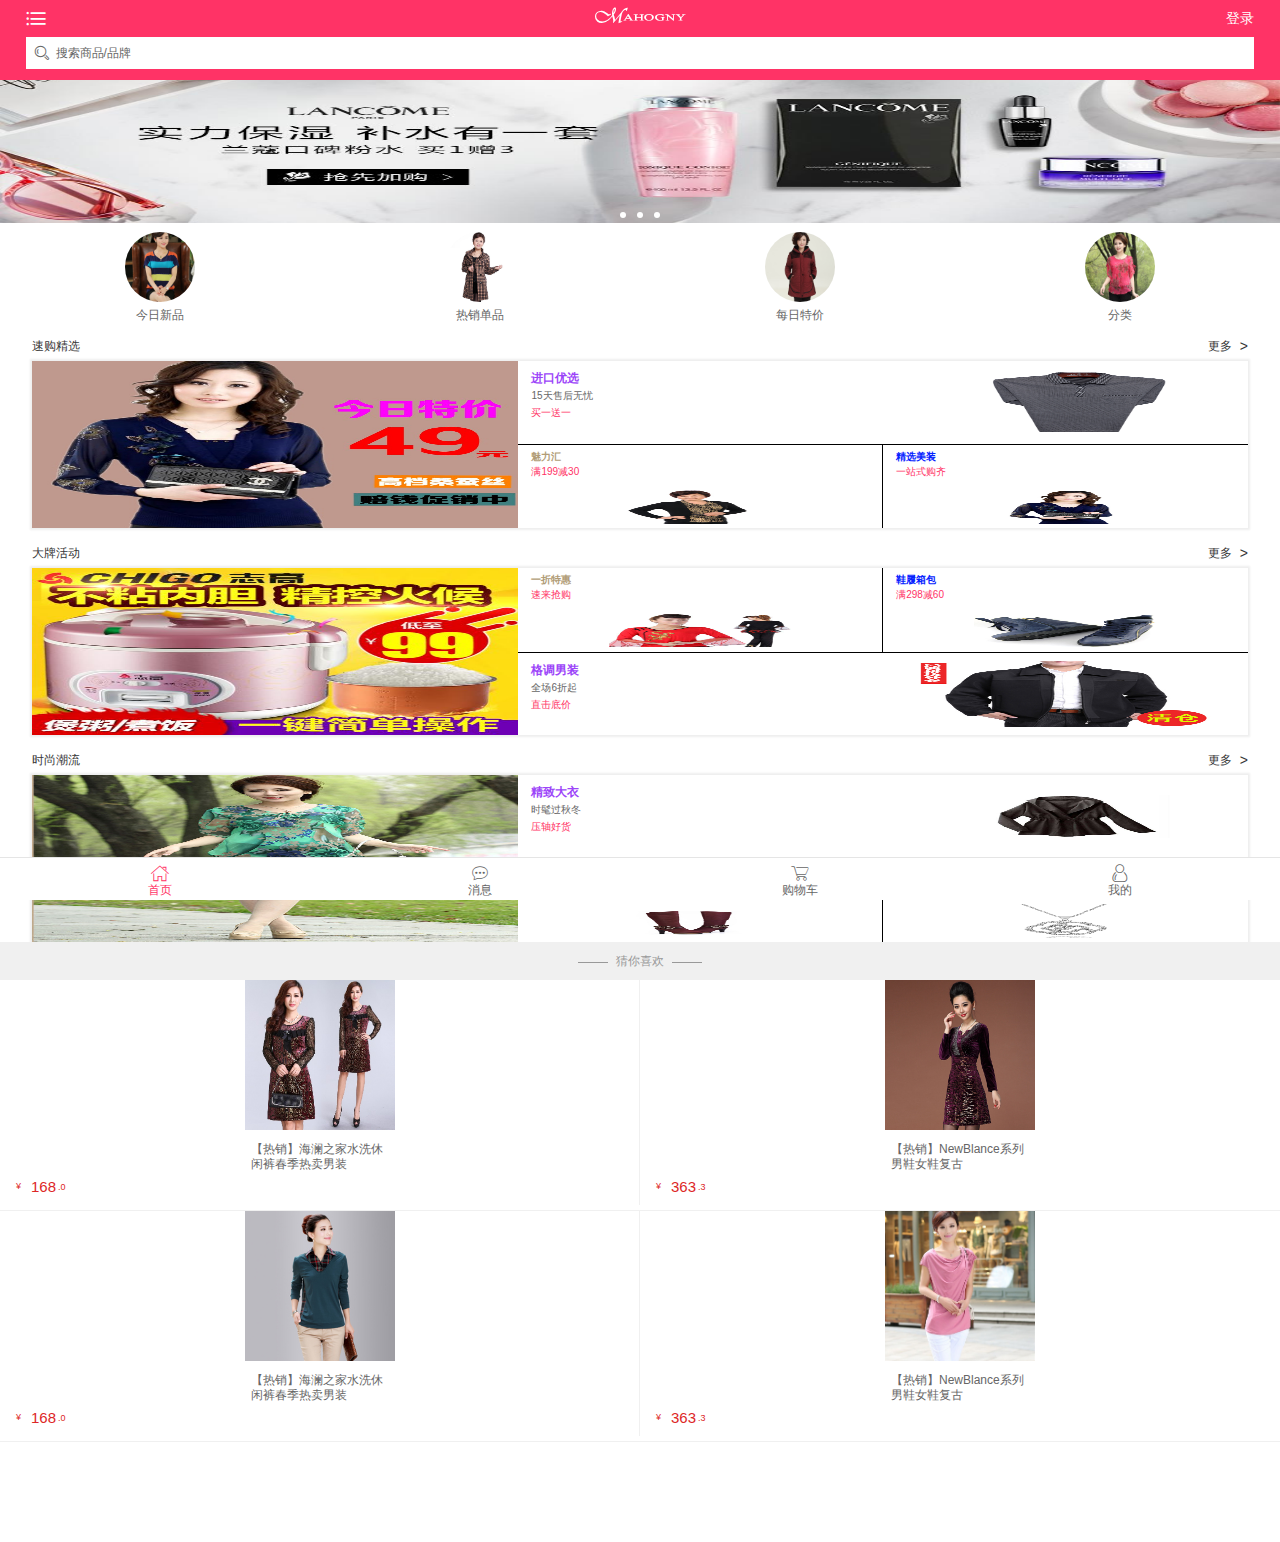
<file: index.html>
<!DOCTYPE html>
<html lang="en">
<head>
	<meta charset="UTF-8">
	<title>达购</title>
	<link rel="stylesheet" href="css/index.css">
	<meta name="viewport" content="width=device-width">
	<script src="js/rem.js"></script>
	<link rel="stylesheet" href="iconfont/iconfont.css">
    <link rel="shortcut icon" href="img/sugouwu.png">
</head>
<body>
<!-- 搜索开始 -->
    <div class="sousuo">
    	<div class="sousuo1">
    		<i class="iconfont icon-caidan1"></i>
    		<a href="login.html" class="sousuo1-1">登录</a>
    		<a href="sousuo.html" class="sousuo1-2">
    		    <i class="iconfont icon-fangdajing"></i>
    			 <div class="sousuo1-2r">搜索商品/品牌</div>
    		</a>
    	</div>
        <i class="iconfont icon-logo2hengban" id="sousuoi"></i>
    </div>
<!-- 搜索结束 -->
<!-- 头部开始 -->
	<!-- <header>
		<ul class="header1">
			<li><a>流行</a></li>
			<li><a>新款</a></li>
			<li><a>精选</a></li>
		</ul>
	</header> -->
<!-- 头部结束 -->
<!-- banner开始 -->
    <div class="banner">
    	<ul class="banner-img">
    		<li><a href="">
    			<img src="img/1-3.png" alt="">
    		</a></li>
    		<li><a href="">
    			<img src="img/1-2.png" alt="">
    		</a></li>
    		<li><a href="">
    			<img src="img/1-1.png" alt="">
    		</a></li>
    	</ul>
    	<ul class="banner-circle">
    		<li></li>
    		<li></li>
    		<li></li>
    	</ul>
    </div>
<!-- banner结束 -->
<!-- 快速通道开始 -->
    <ul class="section1">
    	<li><a href="">
    		<div class="section1-1">
    			<img src="img/2-1.png" alt="">
    		</div>
    		<div class="section1-2">今日新品</div>
    	</a></li>
    	<li><a href="">
    		<div class="section1-1">
    			<img src="img/2-2.png" alt="">
    		</div>
    		<div class="section1-2">热销单品</div>
    	</a></li>
    	<li><a href="">
    		<div class="section1-1">
    			<img src="img/2-3.png" alt="">
    		</div>
    		<div class="section1-2">每日特价</div>
    	</a></li>
    	<li><a href="classification-tuijian.html">
    		<div class="section1-1">
    			<img src="img/2-4.png" alt="">
    		</div>
    		<div class="section1-2">分类</div>
    	</a></li>
    </ul>
<!-- 快速通道结束 -->
<!-- 底部开始 -->
    <footer>
    	<li><a href="index.html">
    		<i class="iconfont icon-shouye-copy"></i>
    		<div>首页</div>
    	</a></li>
    	<li><a href="message.html">
    		<i class="iconfont icon-dialog"></i>
    		<div>消息</div>
    	</a></li>
    	<li><a href="gouwuche.html">
    		<i class="iconfont icon-gouwuche"></i>
    		<div>购物车</div>
    	</a></li>
    	<li><a href="wode.html">
    		<i class="iconfont icon-wode"></i>
    		<div>我的</div>
    	</a></li>
    </footer>
<!-- 底部结束 -->
<!-- 速购精选开始 -->
    <div class="jingxuan">
        <div class="jingxuan-box">
            <div class="jingxuan-left">速购精选</div>
            <a href="" class="jingxuan-right">
                <p>更多</p>
                <div>&gt;</div>
            </a>
        </div>
    </div>
    <div class="section2">
        <a href="" class="scetion2-1">
            <img src="img/3-1.png" alt="">
            <!-- <p class="scetion2-1top">精选美装</p>
            <p class="scetion2-1bottom">一站式购齐</p> -->
        </a>
        <a href="" class="section2-2">
            <img src="img/3-2.png" alt="">
            <p class="scetion2-2top"><b>进口优选</b></p>
            <p class="scetion2-2center">15天售后无忧</p>
            <p class="scetion2-2bottom">买一送一</p>
        </a>
        <a href="" class="section2-3">
            <img src="img/3-3.png" alt="">
            <p class="scetion2-3top"><b>魅力汇</b></p>
            <p class="scetion2-3bottom">满199减30</p>
        </a>
        <a href="" class="section2-4">
            <img src="img/3-4.png" alt="">
            <p class="scetion2-3top section2-4top"><b>精选美装</b></p>
            <p class="scetion2-3bottom">一站式购齐</p>
        </a>
    </div>
<!-- 速购精选结束 -->
<!-- 大牌活动开始 -->
    <div class="jingxuan">
        <div class="jingxuan-box">
            <div class="jingxuan-left">大牌活动</div>
            <a href="" class="jingxuan-right">
                <p>更多</p>
                <div>&gt;</div>
            </a>
        </div>
    </div>
    <div class="section2">
        <a href="" class="scetion2-1">
            <img src="img/4-1.png" alt="">
            <!-- <p class="scetion2-1top">精选美装</p>
            <p class="scetion2-1bottom">一站式购齐</p> -->
        </a>
         <a href="" class="section2-3">
            <img src="img/4-3.png" alt="">
            <p class="scetion2-3top"><b>一折特惠</b></p>
            <p class="scetion2-3bottom">速来抢购</p>
        </a>
        <a href="" class="section2-4">
            <img src="img/4-4.png" alt="">
            <p class="scetion2-3top section2-4top"><b>鞋履箱包</b></p>
            <p class="scetion2-3bottom">满298减60</p>
        </a>
        <a href="" class="section2-2 section3-1">
            <img src="img/4-2.png" alt="">
            <p class="scetion2-2top"><b>格调男装</b></p>
            <p class="scetion2-2center">全场6折起</p>
            <p class="scetion2-2bottom">直击底价</p>
        </a>
       
    </div>
<!-- 大牌活动结束 -->
<!-- 时尚潮流开始 -->
    <div class="jingxuan">
        <div class="jingxuan-box">
            <div class="jingxuan-left">时尚潮流</div>
            <a href="" class="jingxuan-right">
                <p>更多</p>
                <div>&gt;</div>
            </a>
        </div>
    </div>
    <div class="section2">
        <a href="" class="scetion2-1">
            <img src="img/5-1.png" alt="">
           <!--  <p class="scetion2-1top">精选美装</p>
            <p class="scetion2-1bottom">一站式购齐</p> -->
        </a>
        <a href="" class="section2-2">
            <img src="img/5-2.png" alt="">
            <p class="scetion2-2top"><b>精致大衣</b></p>
            <p class="scetion2-2center">时髦过秋冬</p>
            <p class="scetion2-2bottom">压轴好货</p>
        </a>
        <a href="" class="section2-3">
            <img src="img/5-3.png" alt="">
            <p class="scetion2-3top section2-4top"><b>潮咖女靴</b></p>
            <p class="scetion2-3bottom">穿出大长腿</p>
        </a>
        <a href="" class="section2-4">
            <img src="img/5-4.png" alt="">
            <p class="scetion2-3top"><b>时尚饰品</b></p>
            <p class="scetion2-3bottom">美出新高度</p>
        </a>
    </div>
<!-- 时尚潮流结束 -->
<!-- 猜你喜欢开始 -->
    <div class="like1">
        <div class="like1c">
            <div class="like1c1"></div>
            <div class="like1c2">猜你喜欢</div>
            <div class="like1c3"></div>
        </div>
    </div>
    <ul class="like2">
        <li><a href="xiangqing.html">
            <div class="like2-1">
                <img src="img/6-1.png" alt="">
            </div>
            <div class="like2-2">【热销】海澜之家水洗休闲裤春季热卖男装</div>
            <div class="like2-3">¥</div>
            <div class="like2-4">168</div>
            <div class="like2-5">.0</div>
        </a></li>
        <li><a href="">
            <div class="like2-1">
                <img src="img/6-2.png" alt="">
            </div>
            <div class="like2-2">【热销】NewBlance系列男鞋女鞋复古 </div>
            <div class="like2-3">¥</div>
            <div class="like2-4">363</div>
            <div class="like2-5">.3</div>
        </a></li>
    </ul>
    <ul class="like2">
        <li><a href="">
            <div class="like2-1">
                <img src="img/6-3.png" alt="">
            </div>
            <div class="like2-2">【热销】海澜之家水洗休闲裤春季热卖男装</div>
            <div class="like2-3">¥</div>
            <div class="like2-4">168</div>
            <div class="like2-5">.0</div>
        </a></li>
        <li><a href="">
            <div class="like2-1">
                <img src="img/6-4.png" alt="">
            </div>
            <div class="like2-2">【热销】NewBlance系列男鞋女鞋复古 </div>
            <div class="like2-3">¥</div>
            <div class="like2-4">363</div>
            <div class="like2-5">.3</div>
        </a></li>
    </ul>
<!-- 猜你喜欢结束 -->
    <div class="section3"></div>
</body>
</html>
</file>
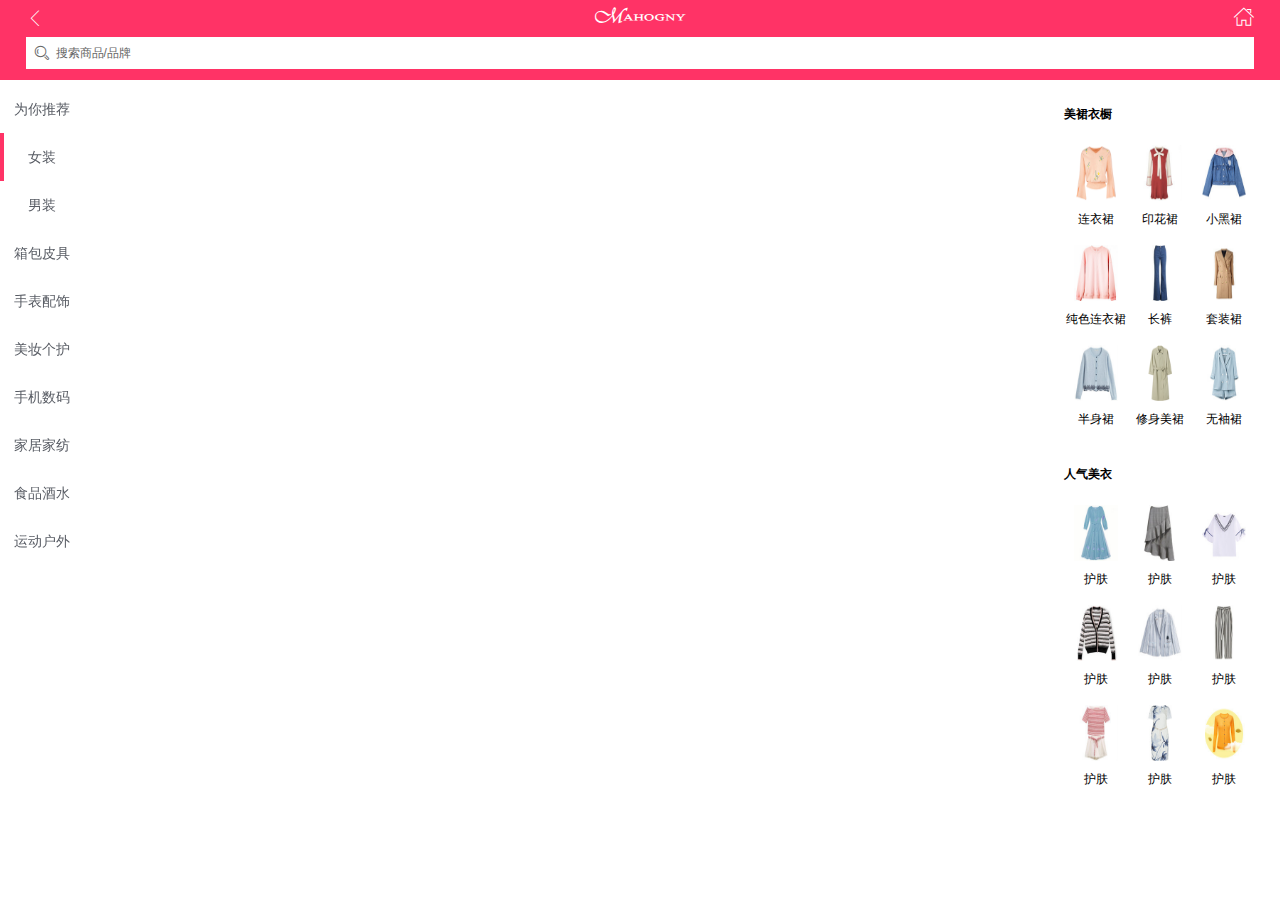
<file: classification-nvzhuang.html>
﻿<!DOCTYPE html>
<html lang="en">
<head>
	<meta charset="UTF-8">
	<title>分类</title>
	<link rel="stylesheet" href="css/classification-nvzhuang.css">
	<meta name="viewport" content="width=device-width">
	<script src="js/rem.js"></script>
	<link rel="stylesheet" href="iconfont/iconfont.css">
    <link rel="shortcut icon" href="img/sugouwu.png">
</head>
<body>
<!-- 搜索开始 -->
    <div class="sousuo">
    	<div class="sousuo1">
    		<a href="index.html" class="sousuo1-3">
    			<i class="iconfont icon-xiaoyuhao"></i>
    		</a>
    		<a href="index.html" class="sousuo1-1">
    			<i class="iconfont icon-shouye-copy"></i>
    		</a>
    		<a href="sousuo.html" class="sousuo1-2">
    		    <i class="iconfont icon-fangdajing"></i>
    			<div class="sousuo1-2r">搜索商品/品牌</div>
    		</a>
    	</div>
        <i class="iconfont icon-logo2hengban" id="sousuoi"></i>
    </div>
<!-- 搜索结束 -->
<div class="kong"></div>
<!-- 侧导航开始 -->
    <aside>
        <div class="aside-c">
    	<ul class="ce">
    		<li><a href="classification-tuijian.html">为你推荐</a></li>
    		<li><a href="classification-nvzhuang.html">女装</a></li>
    		<li><a href="">男装</a></li>
    		<li><a href="">箱包皮具</a></li>
    		<li><a href="">手表配饰</a></li>
    		<li><a href="">美妆个护</a></li>
    		<li><a href="">手机数码</a></li>
    		<li><a href="">家居家纺</a></li>
    		<li><a href="">食品酒水</a></li>
    		<li><a href="">运动户外</a></li>
    	</ul>
        </div>
    </aside>
<!-- 侧导航结束 -->
<!-- 主体开始 -->
    <main>
    	<div class="main-header1"><b>美裙衣橱</b></div>
    	<ul class="main-list1">
    		<li><a href="">
                <img src="img/10-1.png" alt="">
                <p>连衣裙</p>
    		</a></li>
    		<!-- <li><a href="">护肤套装</a></li> -->
    		<li><a href="">
    			<img src="img/10-2.png" alt="">
                <p>印花裙</p>
    		</a></li>
    		<li><a href="">
    			<img src="img/10-3.png" alt="">
                <p>小黑裙</p>
    		</a></li>
    		<li><a href="">
    			<img src="img/10-4.png" alt="">
                <p>纯色连衣裙</p>
    		</a></li>
    		<li><a href="">
    			<img src="img/10-5.png" alt="">
                <p>长裤</p>
    		</a></li>
    		<li><a href="">
    			<img src="img/10-6.png" alt="">
                <p>套装裙</p>
    		</a></li>
    		<li><a href="">
    			<img src="img/10-7.png" alt="">
                <p>半身裙</p>
    		</a></li>
    		<li><a href="">
    			<img src="img/10-8.png" alt="">
                <p>修身美裙</p>
    		</a></li>
    		<li><a href="">
    			<img src="img/10-9.png" alt="">
                <p>无袖裙</p>
    		</a></li>
    	</ul>
    	<div class="main-header1"><b>人气美衣</b></div>
    	<ul class="main-list1">
    		<li><a href="">
                <img src="img/11-1.png" alt="">
                <p>护肤</p>
    		</a></li>
    		<!-- <li><a href="">护肤套装</a></li> -->
    		<li><a href="">
    			<img src="img/11-2.png" alt="">
                <p>护肤</p>
    		</a></li>
    		<li><a href="">
    			<img src="img/11-3.png" alt="">
                <p>护肤</p>
    		</a></li>
    		<li><a href="">
    			<img src="img/11-4.png" alt="">
                <p>护肤</p>
    		</a></li>
    		<li><a href="">
    			<img src="img/11-5.png" alt="">
                <p>护肤</p>
    		</a></li>
    		<li><a href="">
    			<img src="img/11-6.png" alt="">
                <p>护肤</p>
    		</a></li>
    		<li><a href="">
    			<img src="img/11-7.png" alt="">
                <p>护肤</p>
    		</a></li>
    		<li><a href="">
    			<img src="img/11-8.png" alt="">
                <p>护肤</p>
    		</a></li>
    		<li><a href="">
    			<img src="img/11-9.png" alt="">
                <p>护肤</p>
    		</a></li>
    	</ul>
        <div class="footer"></div>
    </main>
<!-- 主体结束 -->
</body>
</html>
</file>
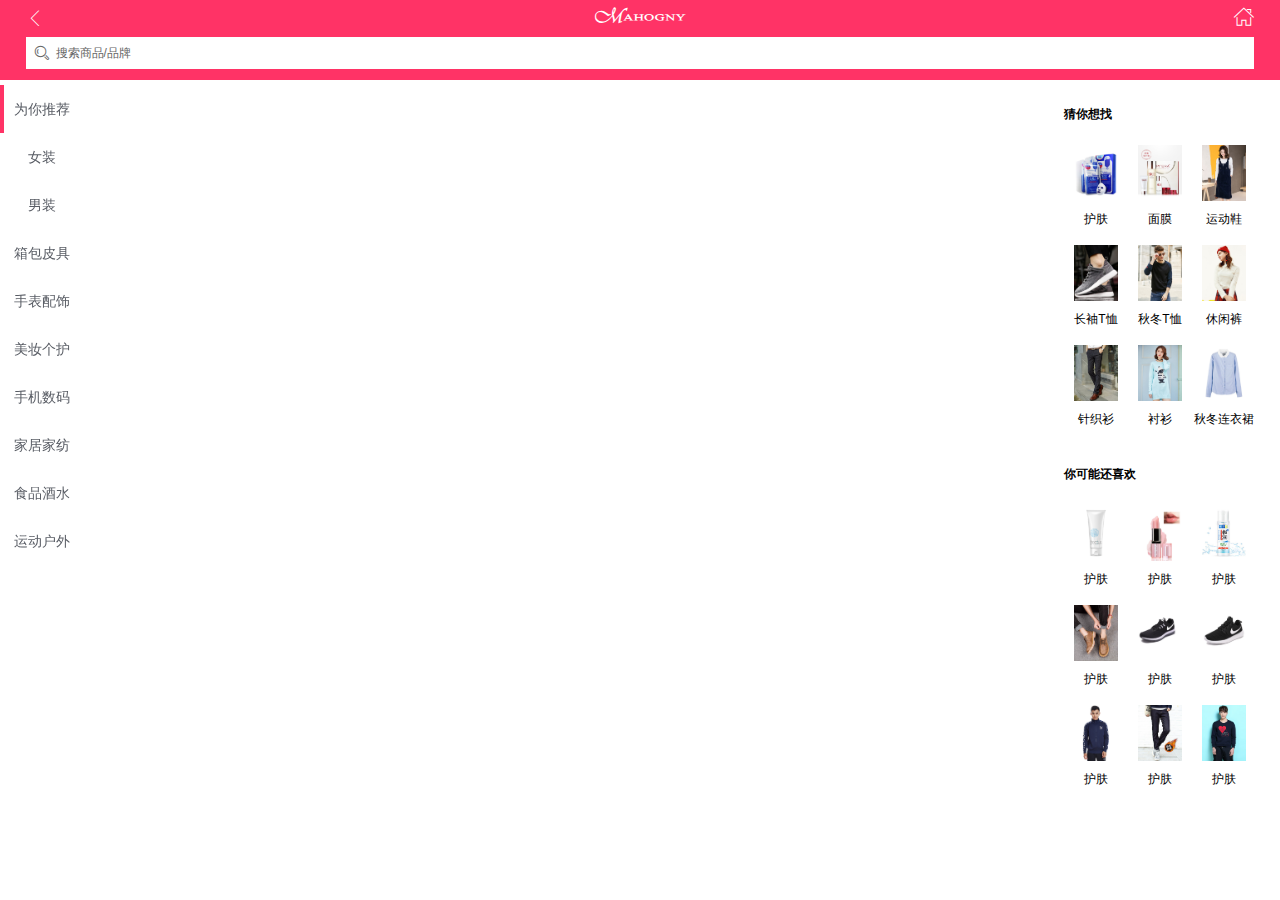
<file: classification-tuijian.html>
<!DOCTYPE html>
<html lang="en">
<head>
	<meta charset="UTF-8">
	<title>分类</title>
	<link rel="stylesheet" href="css/classification-tuijian.css">
	<meta name="viewport" content="width=device-width">
	<script src="js/rem.js"></script>
	<link rel="stylesheet" href="iconfont/iconfont.css">
    <link rel="shortcut icon" href="img/sugouwu.png">
</head>
<body>
<!-- 搜索开始 -->
    <div class="sousuo">
    	<div class="sousuo1">
    		<a href="index.html" class="sousuo1-3">
    			<i class="iconfont icon-xiaoyuhao"></i>
    		</a>
    		<a href="index.html" class="sousuo1-1">
    			<i class="iconfont icon-shouye-copy"></i>
    		</a>
    		<a href="sousuo.html" class="sousuo1-2">
    		    <i class="iconfont icon-fangdajing"></i>
    			<div class="sousuo1-2r">搜索商品/品牌</div>
    		</a>
    	</div>
        <i class="iconfont icon-logo2hengban" id="sousuoi"></i>
    </div>
<!-- 搜索结束 -->
<div class="kong"></div>
<!-- 侧导航开始 -->
    <aside>
        <div class="aside-c">
    	<ul class="ce">
    		<li><a href="classification-tuijian.html">为你推荐</a></li>
    		<li><a href="classification-nvzhuang.html">女装</a></li>
    		<li><a href="">男装</a></li>
    		<li><a href="">箱包皮具</a></li>
    		<li><a href="">手表配饰</a></li>
    		<li><a href="">美妆个护</a></li>
    		<li><a href="">手机数码</a></li>
    		<li><a href="">家居家纺</a></li>
    		<li><a href="">食品酒水</a></li>
    		<li><a href="">运动户外</a></li>
    	</ul>
        </div>
    </aside>
<!-- 侧导航结束 -->
<!-- 主体开始 -->
    <main>
    	<div class="main-header1"><b>猜你想找</b></div>
    	<ul class="main-list1">
    		<li><a href="">
                <img src="img/8-1.png" alt="">
                <p>护肤</p>
    		</a></li>
    		<!-- <li><a href="">护肤套装</a></li> -->
    		<li><a href="">
    			<img src="img/8-2.png" alt="">
                <p>面膜</p>
    		</a></li>
    		<li><a href="">
    			<img src="img/8-3.png" alt="">
                <p>运动鞋</p>
    		</a></li>
    		<li><a href="">
    			<img src="img/8-4.png" alt="">
                <p>长袖T恤</p>
    		</a></li>
    		<li><a href="">
    			<img src="img/8-5.png" alt="">
                <p>秋冬T恤</p>
    		</a></li>
    		<li><a href="">
    			<img src="img/8-6.png" alt="">
                <p>休闲裤</p>
    		</a></li>
    		<li><a href="">
    			<img src="img/8-7.png" alt="">
                <p>针织衫</p>
    		</a></li>
    		<li><a href="">
    			<img src="img/8-8.png" alt="">
                <p>衬衫</p>
    		</a></li>
    		<li><a href="">
    			<img src="img/8-9.png" alt="">
                <p>秋冬连衣裙</p>
    		</a></li>
    	</ul>
    	<div class="main-header1"><b>你可能还喜欢</b></div>
    	<ul class="main-list1">
    		<li><a href="">
                <img src="img/9-1.png" alt="">
                <p>护肤</p>
    		</a></li>
    		<!-- <li><a href="">护肤套装</a></li> -->
    		<li><a href="">
    			<img src="img/9-2.png" alt="">
                <p>护肤</p>
    		</a></li>
    		<li><a href="">
    			<img src="img/9-3.png" alt="">
                <p>护肤</p>
    		</a></li>
    		<li><a href="">
    			<img src="img/9-4.png" alt="">
                <p>护肤</p>
    		</a></li>
    		<li><a href="">
    			<img src="img/9-5.png" alt="">
                <p>护肤</p>
    		</a></li>
    		<li><a href="">
    			<img src="img/9-6.png" alt="">
                <p>护肤</p>
    		</a></li>
    		<li><a href="">
    			<img src="img/9-7.png" alt="">
                <p>护肤</p>
    		</a></li>
    		<li><a href="">
    			<img src="img/9-8.png" alt="">
                <p>护肤</p>
    		</a></li>
    		<li><a href="">
    			<img src="img/9-9.png" alt="">
                <p>护肤</p>
    		</a></li>
    	</ul>
        <div class="footer"></div>
    </main>
<!-- 主体结束 -->
</body>
</html>
</file>
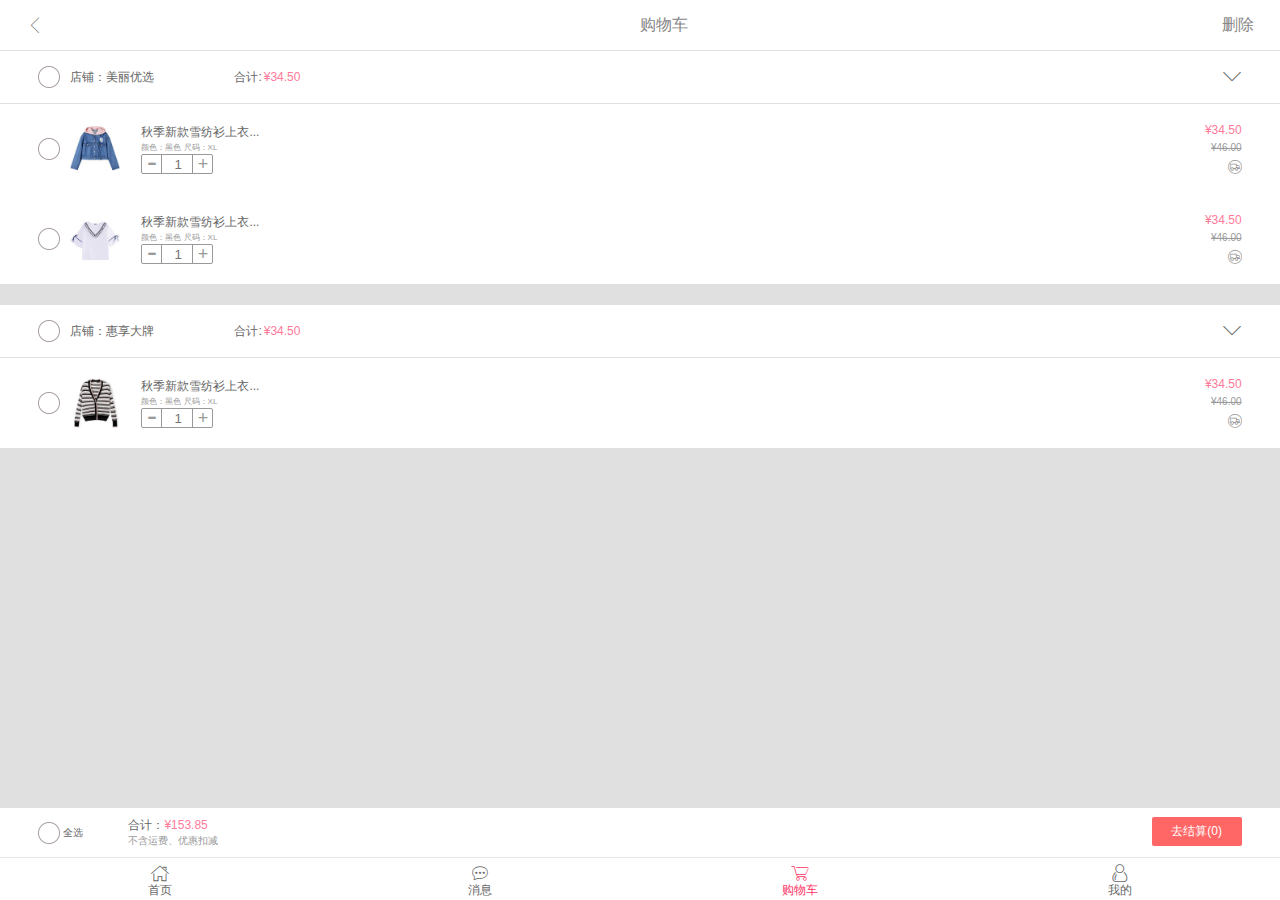
<file: gouwuche.html>
<!DOCTYPE html>
<html lang="en">
<head>
	<meta charset="UTF-8">
	<title>购物车</title>
	<link rel="stylesheet" href="css/gouwuche.css">
	<link rel="stylesheet" href="iconfont/iconfont.css">
	<meta name="viewport" content="width=device-width">
	<script src="js/rem.js"></script>
    <link rel="shortcut icon" href="img/sugouwu.png">
</head>
<body>
<div class="headeron">
	<header>
		<a href="index.html" class="header1">
			<i class="iconfont icon-xiaoyuhao"></i>
		</a>
		<div class="header3">购物车</div>
		<a href="" class="header2">删除</a>
	</header>
	<div class="header-line"></div>
</div>
<!-- 商品信息开始 -->
<!-- <div class="mainon"> -->
    <ul class="main">
    	<li class="main1">
            <div class="main1-1">
            	<input type="checkbox" class="main1-1a">
            	<div class="main1-1b"></div>
            	<a href="" class="main1-1c">店铺：美丽优选</a>
            	<p class="main1-1d">合计:</p>
            	<p class="main1-1e">¥34.50</p>
                <div class="main1-1f">
                	<i class="iconfont icon-arrow_down"></i>
                </div>
            </div>
    		<ul class="main1-2">
    			<li>
    				<input type="checkbox" class="main1-2a">
            	    <div class="main1-2b"></div>
                    <a href="" class="main1-2c">
                    	<img src="img/10-3.png" alt="">
                    </a>
                    <div class="main1-2d">
                    	<a href="" class="main1-2d-1">秋季新款雪纺衫上衣...</a>
                    	<p>颜色：黑色 尺码：XL</p>
                    	<div class="main1-2d-2">
                    		<div class="main1-2d-2jian">-</div>
                    		<input type="text" placeholder="1">
                    		<div class="main1-2d-2jia">+</div>
                    	</div>
                    </div>
                    <div class="main1-2eprice">
                    	<p class="main1-2eprice1">¥34.50</p>
                    	<p class="main1-2eprice2">¥46.00</p>
                    	<i class="iconfont icon-kuaidi"></i>
                    </div>
    			</li>
    			<li>
    				<input type="checkbox" class="main1-2a">
            	    <div class="main1-2b"></div>
                    <a href="" class="main1-2c">
                    	<img src="img/11-3.png" alt="">
                    </a>
                    <div class="main1-2d">
                    	<a href="" class="main1-2d-1">秋季新款雪纺衫上衣...</a>
                    	<p>颜色：黑色 尺码：XL</p>
                    	<div class="main1-2d-2">
                    		<div class="main1-2d-2jian">-</div>
                    		<input type="text" placeholder="1">
                    		<div class="main1-2d-2jia">+</div>
                    	</div>
                    </div>
                    <div class="main1-2eprice">
                    	<p class="main1-2eprice1">¥34.50</p>
                    	<p class="main1-2eprice2">¥46.00</p>
                    	<i class="iconfont icon-kuaidi"></i>
                    </div>
    			</li>
    		</ul>
    	</li>
    	<li class="main1">
            <div class="main1-1">
            	<input type="checkbox" class="main1-1a">
            	<div class="main1-1b"></div>
            	<a href="" class="main1-1c">店铺：惠享大牌</a>
            	<p class="main1-1d">合计:</p>
            	<p class="main1-1e">¥34.50</p>
                <div class="main1-1f">
                	<i class="iconfont icon-arrow_down"></i>
                </div>
            </div>
    		<ul class="main1-2">
    			<li>
    				<input type="checkbox" class="main1-2a">
            	    <div class="main1-2b"></div>
                    <a href="" class="main1-2c">
                    	<img src="img/11-4.png" alt="">
                    </a>
                    <div class="main1-2d">
                    	<a href="" class="main1-2d-1">秋季新款雪纺衫上衣...</a>
                    	<p>颜色：黑色 尺码：XL</p>
                    	<div class="main1-2d-2">
                    		<div class="main1-2d-2jian">-</div>
                    		<input type="text" placeholder="1">
                    		<div class="main1-2d-2jia">+</div>
                    	</div>
                    </div>
                    <div class="main1-2eprice">
                    	<p class="main1-2eprice1">¥34.50</p>
                    	<p class="main1-2eprice2">¥46.00</p>
                    	<i class="iconfont icon-kuaidi"></i>
                    </div>
    			</li>
    		</ul>
    	</li>
    </ul>
<!-- </div> -->
<!-- 商品信息结束 -->
<!-- 结算开始 -->
<div class="jiesuanon">
    <div class="jiesuan">
    	<input type="checkbox" class="jiesuan-1">
        <div class="jiesuan-2"></div>
        <div href="" class="jiesuan-3">全选</div>
        <div class="jiesuan-4">
        	<p class="jiesuan-4a">合计：</p>
        	<p class="jiesuan-4b">¥153.85</p>
        	<p class="jiesuan-4c">不含运费、优惠扣减</p>
        </div>
        <a href="" class="jiesuan-5">
        	去结算(0)
        </a>
    </div>
</div>
<!-- 结算结束 -->
<!-- 底部开始 -->
    <footer>
    	<li><a href="index.html">
    		<i class="iconfont icon-shouye-copy"></i>
    		<div>首页</div>
    	</a></li>
    	<li><a href="message.html">
    		<i class="iconfont icon-dialog"></i>
    		<div>消息</div>
    	</a></li>
    	<li><a href="gouwuche.html">
    		<i class="iconfont icon-gouwuche"></i>
    		<div>购物车</div>
    	</a></li>
    	<li><a href="wode.html">
    		<i class="iconfont icon-wode"></i>
    		<div>我的</div>
    	</a></li>
    </footer>
<!-- 底部结束 -->
</body>
</html>
</file>
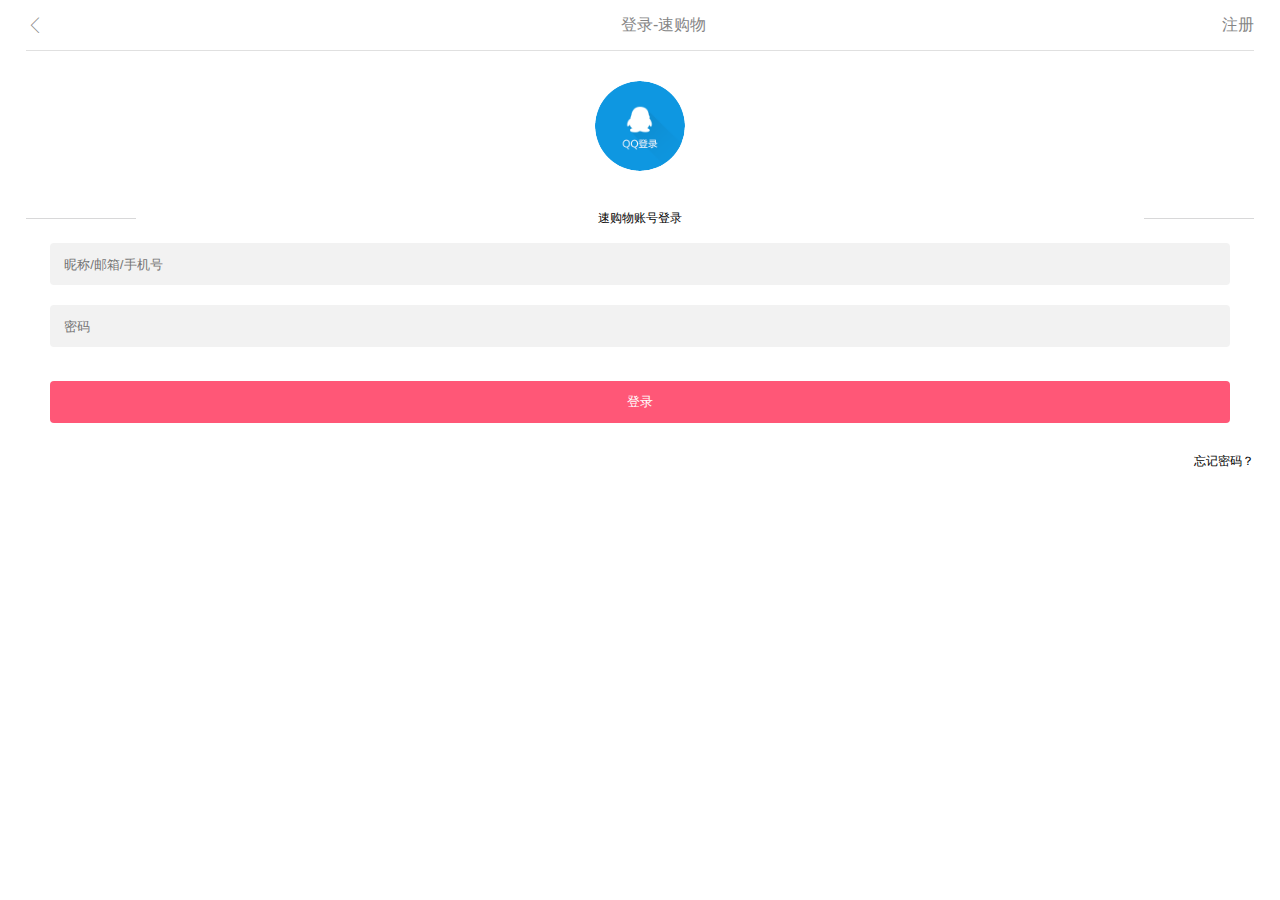
<file: login.html>
<!DOCTYPE html>
<html lang="en">
<head>
	<meta charset="UTF-8">
	<title>登录</title>
	<link rel="stylesheet" href="css/login.css">
	<meta name="viewport" content="width=device-width">
	<script src="js/rem.js"></script>
	<link rel="stylesheet" href="iconfont/iconfont.css">
	<link rel="shortcut icon" href="img/sugouwu.png">
</head>
<body>
	<header>
		<a href="index.html" class="header1">
			<i class="iconfont icon-xiaoyuhao"></i>
		</a>
		<div class="header3">登录-速购物</div>
		<a href="" class="header2">注册</a>
	</header>
	<a href="" class="qq">
		<img src="img/qq.png" alt="">
	</a>
	<div class="zhanghao">
		<div class="zhanghao1"></div>
		<div class="zhanghao2">速购物账号登录</div>
		<div class="zhanghao1"></div>
	</div>
	<form action="">
		<input type="text" placeholder="昵称/邮箱/手机号" class="account">
		<input type="password" placeholder="密码" class="password">
		<input type="button" value="登录" class="login">
	</form>
	<div class="wangji">
		<a href="" class="wangji1">忘记密码？</a>
	</div>
</body>
</html>
</file>
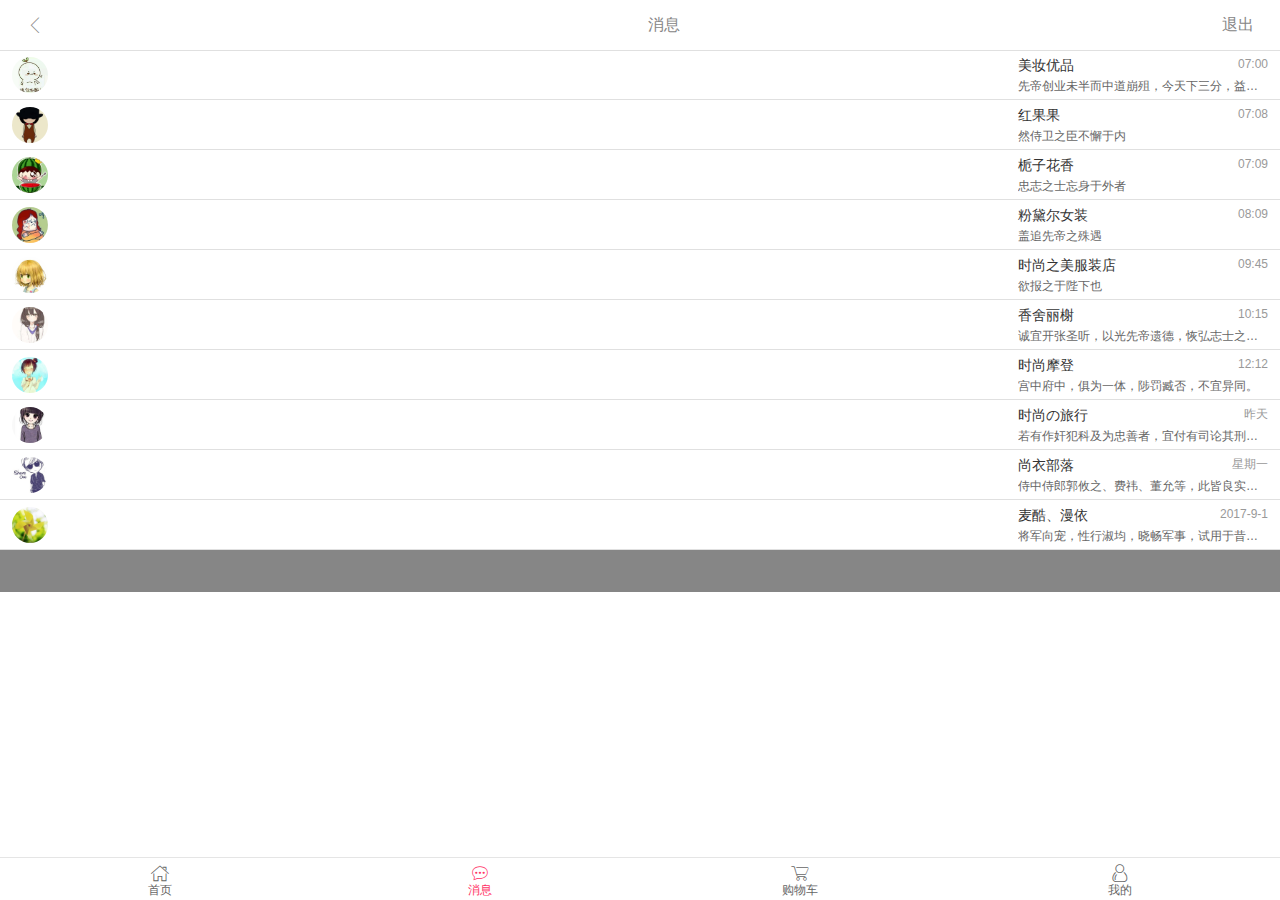
<file: message.html>
<!DOCTYPE html>
<html lang="en">
<head>
	<meta charset="UTF-8">
	<title>消息</title>
	<link rel="stylesheet" href="iconfont/iconfont.css">
	<link rel="stylesheet" href="css/message.css">
    <meta name="viewport" content="width=device-width">
    <script src="js/rem.js"></script>
    <link rel="shortcut icon" href="img/sugouwu.png">
</head>
<body>
<!-- 头部开始 -->
<div class="headeron">
	<header>
		<a href="index.html" class="header1">
			<i class="iconfont icon-xiaoyuhao"></i>
		</a>
		<div class="header3">消息</div>
		<a href="index.html" class="header2">退出</a>
	</header>
	<div class="header-line"></div>
</div>
<!-- 头部结束 -->
<!-- 消息开始 -->
<ul class="main">
	<li><a href="">
		<div class="main1">
			<img src="img/13-1.png" alt="">
		</div>
		<div class="main2">
			<p class="name">美妆优品</p>
			<p class="shijian">07:00</p>
			<span class="xiaoxi">先帝创业未半而中道崩殂，今天下三分，益州疲弊，此诚危急存亡之秋也。</span>
		</div>
	</a></li>
	<li><a href="">
		<div class="main1">
			<img src="img/13-2.png" alt="">
		</div>
		<div class="main2">
			<p class="name">红果果</p>
			<p class="shijian">07:08</p>
			<span class="xiaoxi">然侍卫之臣不懈于内</span>
		</div>
	</a></li>
	<li><a href="">
		<div class="main1">
			<img src="img/13-3.png" alt="">
		</div>
		<div class="main2">
			<p class="name">栀子花香</p>
			<p class="shijian">07:09</p>
			<span class="xiaoxi">忠志之士忘身于外者</span>
		</div>
	</a></li>
	<li><a href="">
		<div class="main1">
			<img src="img/13-4.png" alt="">
		</div>
		<div class="main2">
			<p class="name">粉黛尔女装</p>
			<p class="shijian">08:09</p>
			<span class="xiaoxi">盖追先帝之殊遇</span>
		</div>
	</a></li>
	<li><a href="">
		<div class="main1">
			<img src="img/13-5.png" alt="">
		</div>
		<div class="main2">
			<p class="name">时尚之美服装店</p>
			<p class="shijian">09:45</p>
			<span class="xiaoxi">欲报之于陛下也</span>
		</div>
	</a></li>
	<li><a href="">
		<div class="main1">
			<img src="img/13-6.png" alt="">
		</div>
		<div class="main2">
			<p class="name">香舍丽榭</p>
			<p class="shijian">10:15</p>
			<span class="xiaoxi">诚宜开张圣听，以光先帝遗德，恢弘志士之气，不宜妄自菲薄，引喻失义，以塞忠谏之路也。</span>
		</div>
	</a></li>
	<li><a href="">
		<div class="main1">
			<img src="img/13-7.png" alt="">
		</div>
		<div class="main2">
			<p class="name">时尚摩登</p>
			<p class="shijian">12:12</p>
			<span class="xiaoxi">宫中府中，俱为一体，陟罚臧否，不宜异同。</span>
		</div>
	</a></li>
	<li><a href="">
		<div class="main1">
			<img src="img/13-8.png" alt="">
		</div>
		<div class="main2">
			<p class="name">时尚の旅行</p>
			<p class="shijian">昨天</p>
			<span class="xiaoxi">若有作奸犯科及为忠善者，宜付有司论其刑赏，以昭陛下平明之理，不宜偏私，使内外异法也。</span>
		</div>
	</a></li>
	<li><a href="">
		<div class="main1">
			<img src="img/13-9.png" alt="">
		</div>
		<div class="main2">
			<p class="name">尚衣部落</p>
			<p class="shijian">星期一</p>
			<span class="xiaoxi">侍中侍郎郭攸之、费祎、董允等，此皆良实，志虑忠纯，是以先帝简拔以遗陛下。愚以为宫中之事，事无大小，悉以咨之，然后施行，必能裨补阙漏，有所广益。</span>
		</div>
	</a></li>
	<li><a href="">
		<div class="main1">
			<img src="img/13-10.png" alt="">
		</div>
		<div class="main2">
			<p class="name">麦酷、漫依</p>
			<p class="shijian">2017-9-1</p>
			<span class="xiaoxi">将军向宠，性行淑均，晓畅军事，试用于昔日，先帝称之曰能，是以众议举宠为督。愚以为营中之事，悉以咨之，必能使行阵和睦，优劣得所。</span>
		</div>
	</a></li>
</ul>
<!-- 消息结束 -->
<!-- 底部开始 -->
    <footer>
    	<li><a href="index.html">
    		<i class="iconfont icon-shouye-copy"></i>
    		<div>首页</div>
    	</a></li>
    	<li><a href="message.html">
    		<i class="iconfont icon-dialog"></i>
    		<div>消息</div>
    	</a></li>
    	<li><a href="gouwuche.html">
    		<i class="iconfont icon-gouwuche"></i>
    		<div>购物车</div>
    	</a></li>
    	<li><a href="wode.html">
    		<i class="iconfont icon-wode"></i>
    		<div>我的</div>
    	</a></li>
    </footer>
<!-- 底部结束 -->
</body>
</html>
</file>
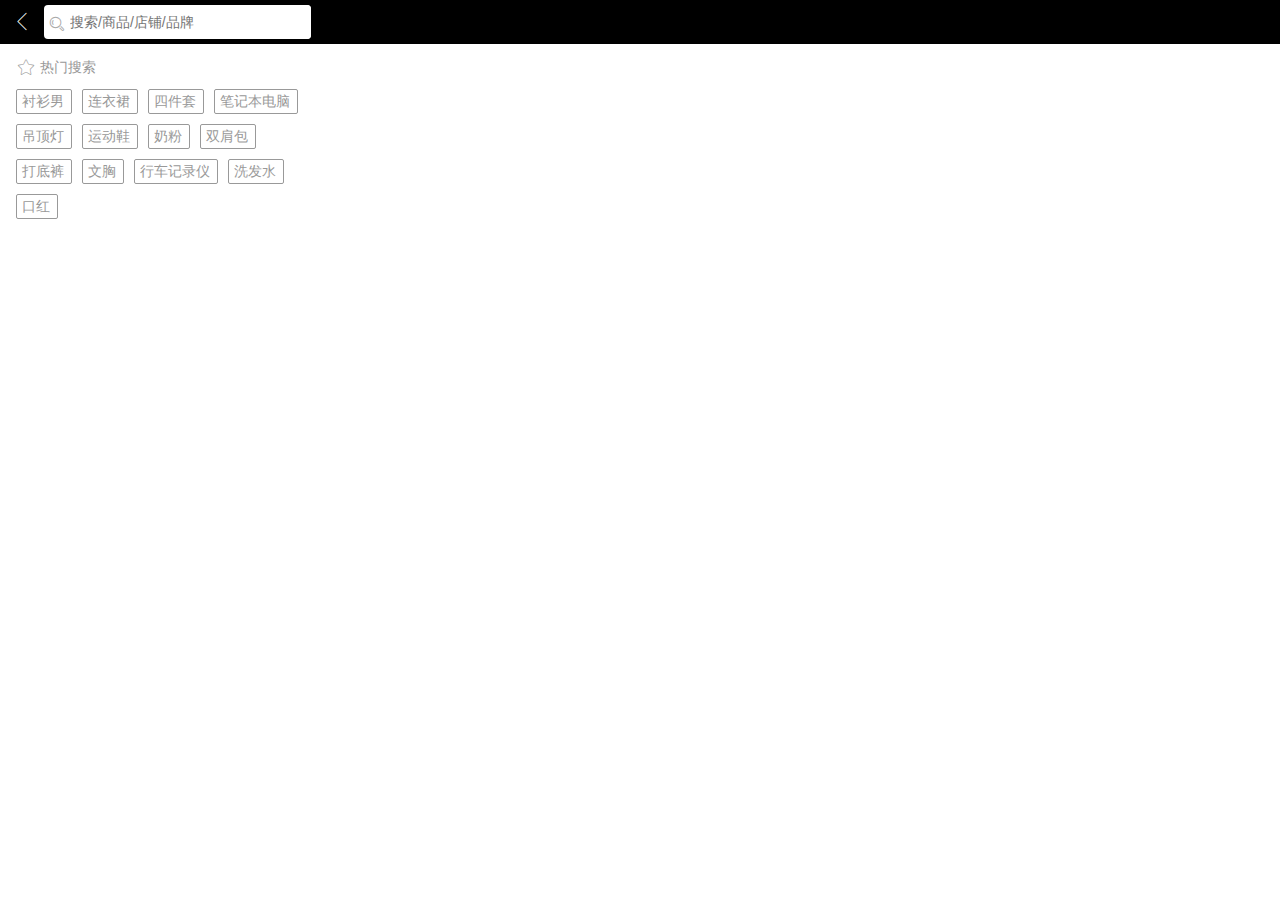
<file: sousuo.html>
<!DOCTYPE html>
<html lang="en">
<head>
	<meta charset="UTF-8">
	<title>搜索</title>
	<link rel="stylesheet" href="css/sousuo.css">
	<meta name="viewport" content="width=device-width">
	<script src="js/rem.js"></script>
	<link rel="stylesheet" href="iconfont/iconfont.css">
    <link rel="shortcut icon" href="img/sugouwu.png">
</head>
<body>
<!-- 头部开始 -->
	<header>
		<a href="index.html">
           <i class="iconfont icon-xiaoyuhao"></i>
		</a>
		<div class="fangdajing">
			<i class="iconfont icon-fangdajing"></i>
		</div>
		<form action="">
			<input type="text" placeholder="搜索/商品/店铺/品牌">
		</form>
	</header>
<!-- 头部结束 -->
<!-- 热门搜索开始 -->
    <div class="remen">
    	<i class="iconfont icon-wujiaoxing"></i>
    	<div class="remen-zi">热门搜索</div>
    </div>
    <ul class="remen1">
    	<li><a href="">衬衫男</a></li>
    	<li><a href="">连衣裙</a></li>
    	<li><a href="">四件套</a></li>
    	<li><a href="">笔记本电脑</a></li>
    	<li><a href="">吊顶灯</a></li>
    	<li><a href="">运动鞋</a></li>
    	<li><a href="">奶粉</a></li>
    	<li><a href="">双肩包</a></li>
    	<li><a href="">打底裤</a></li>
    	<li><a href="">文胸</a></li>
    	<li><a href="">行车记录仪</a></li>
    	<li><a href="">洗发水</a></li>
    	<li><a href="">口红</a></li>
    </ul>
<!-- 热门搜索结束 -->
</body>
</html>
</file>
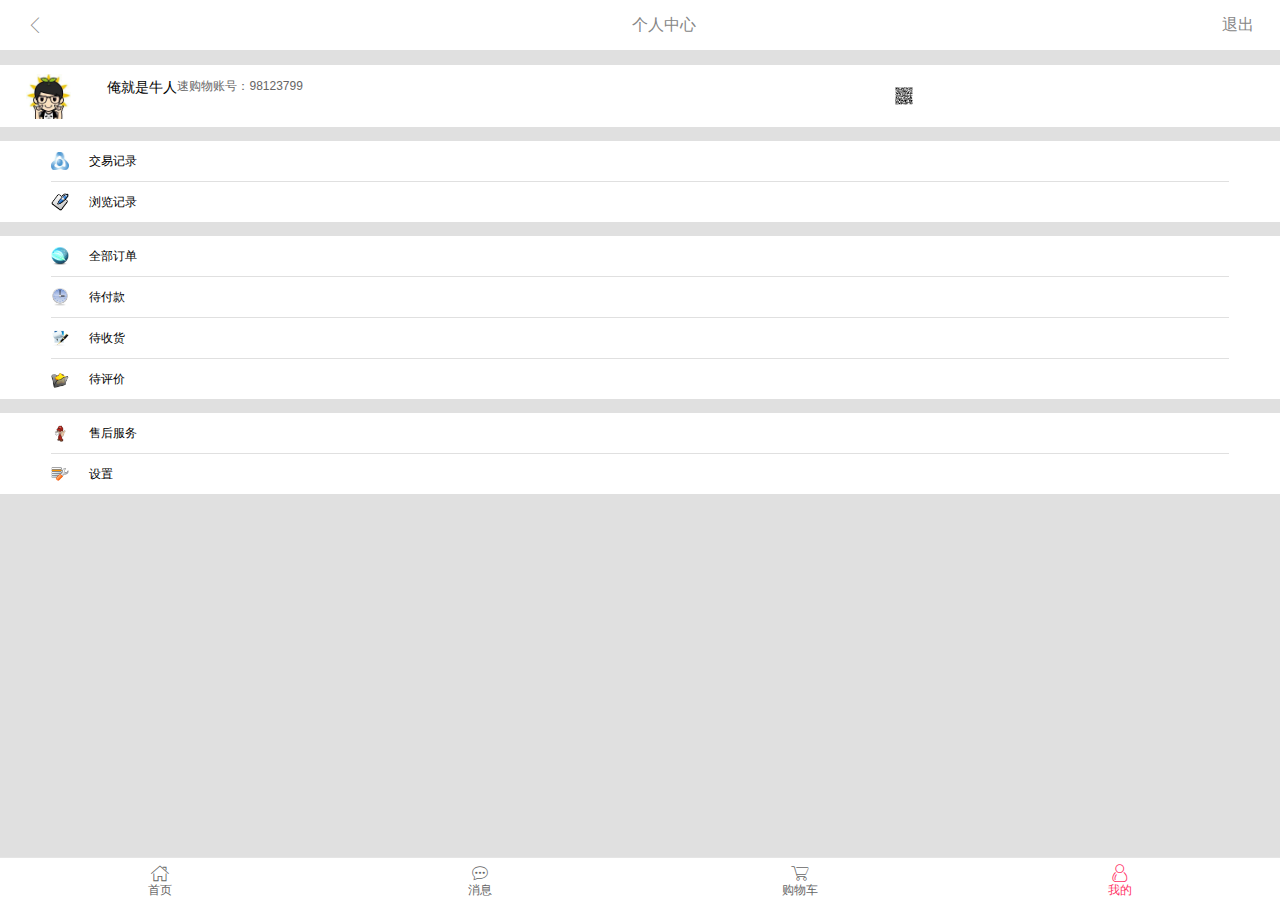
<file: wode.html>
<!DOCTYPE html>
<html lang="en">
<head>
	<meta charset="UTF-8">
	<link rel="stylesheet" href="css/wode.css">
	<title>我的</title>
	<link rel="stylesheet" href="iconfont/iconfont.css">
    <meta name="viewport" content="width=device-width">
    <script src="js/rem.js"></script>
    <link rel="shortcut icon" href="img/sugouwu.png">
</head>
<body>
<!-- 头部开始 -->
<div class="headeron">
	<header>
		<a href="index.html" class="header1">
			<i class="iconfont icon-xiaoyuhao"></i>
		</a>
		<div class="header3">个人中心</div>
		<a href="index.html" class="header2">退出</a>
	</header>
	<div class="header-line"></div>
</div>
<!-- 头部结束 -->
<!-- 个人信息开始 -->
    <a href="" class="informationon">
     	<div class="information">
     		<div class="touxiang">
     			<img src="img/touxiang.png" alt="">
     		</div>
     		<div class="nicheng">
     			<p class="nicheng1">俺就是牛人</p>
     			<p class="nicheng2">速购物账号：98123799</p>
     		</div>
     		<div class="erweima"></div>
     	</div>
    </a>
    <div class="jiluon">
    	<ul class="jilu">
    		<li><a href="">
    			<img src="img/12-1.png" alt="">
    			<p>交易记录</p>
    		</a></li>
    		<li><a href="">
    			<img src="img/12-2.png" alt="">
    			<p>浏览记录</p>
    		</a></li>
    	</ul>
    </div>
<!-- 个人信息结束 -->
<!-- 订单开始 -->
    <div class="jiluon">
    	<ul class="jilu">
    		<li><a href="">
    			<img src="img/12-3.png" alt="">
    			<p>全部订单</p>
    		</a></li>
    		<li><a href="">
    			<img src="img/12-4.png" alt="">
    			<p>待付款</p>
    		</a></li>
    		<li><a href="">
    			<img src="img/12-5.png" alt="">
    			<p>待收货</p>
    		</a></li>
    		<li><a href="">
    			<img src="img/12-6.png" alt="">
    			<p>待评价</p>
    		</a></li>
    	</ul>
    </div>
<!-- 订单结束 -->
<!-- 售后开始 -->
     <div class="jiluon">
    	<ul class="jilu">
    		<li><a href="">
    			<img src="img/12-7.png" alt="">
    			<p>售后服务</p>
    		</a></li>
    		<li><a href="">
    			<img src="img/12-8.png" alt="">
    			<p>设置</p>
    		</a></li>
    	</ul>
    </div>
<!-- 售后结束 -->
<!-- 底部开始 -->
    <footer>
    	<li><a href="index.html">
    		<i class="iconfont icon-shouye-copy"></i>
    		<div>首页</div>
    	</a></li>
    	<li><a href="message.html">
    		<i class="iconfont icon-dialog"></i>
    		<div>消息</div>
    	</a></li>
    	<li><a href="gouwuche.html">
    		<i class="iconfont icon-gouwuche"></i>
    		<div>购物车</div>
    	</a></li>
    	<li><a href="wode.html">
    		<i class="iconfont icon-wode"></i>
    		<div>我的</div>
    	</a></li>
    </footer>
<!-- 底部结束 -->
</body>
</html>
</file>
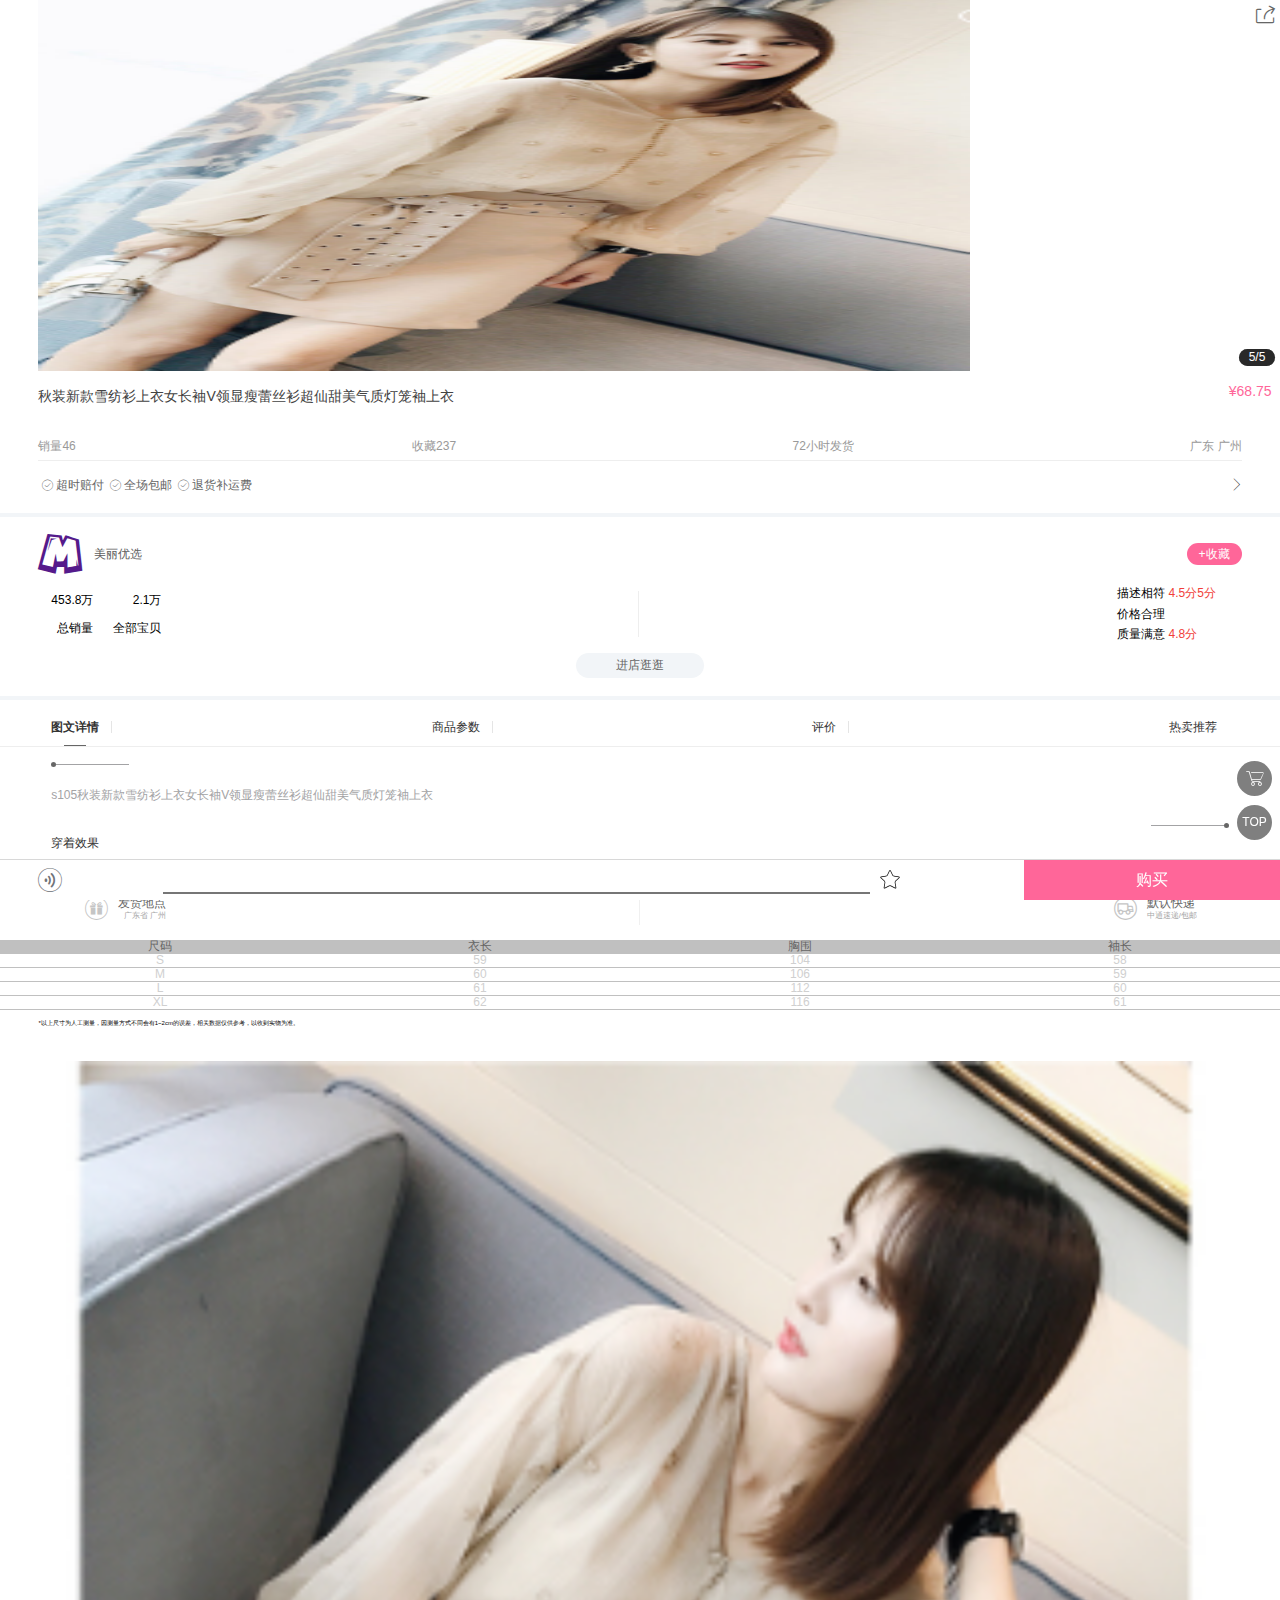
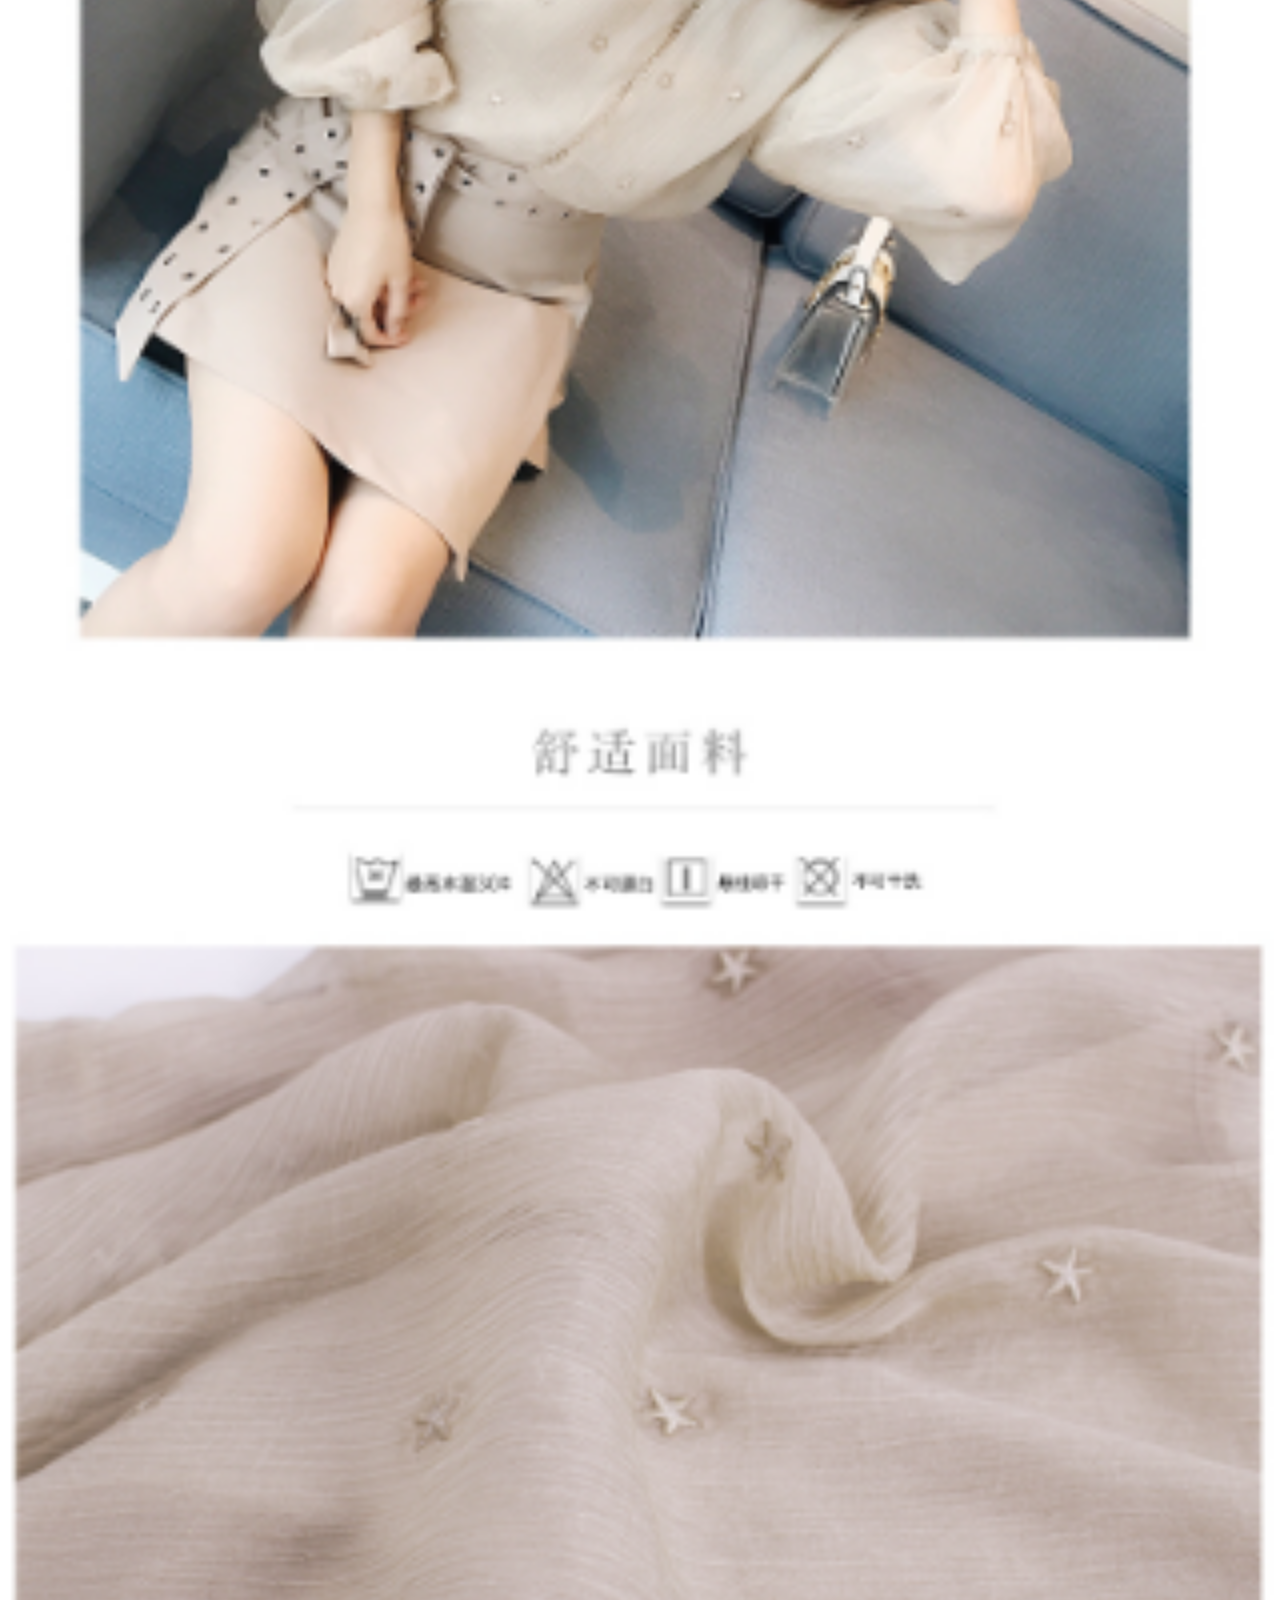
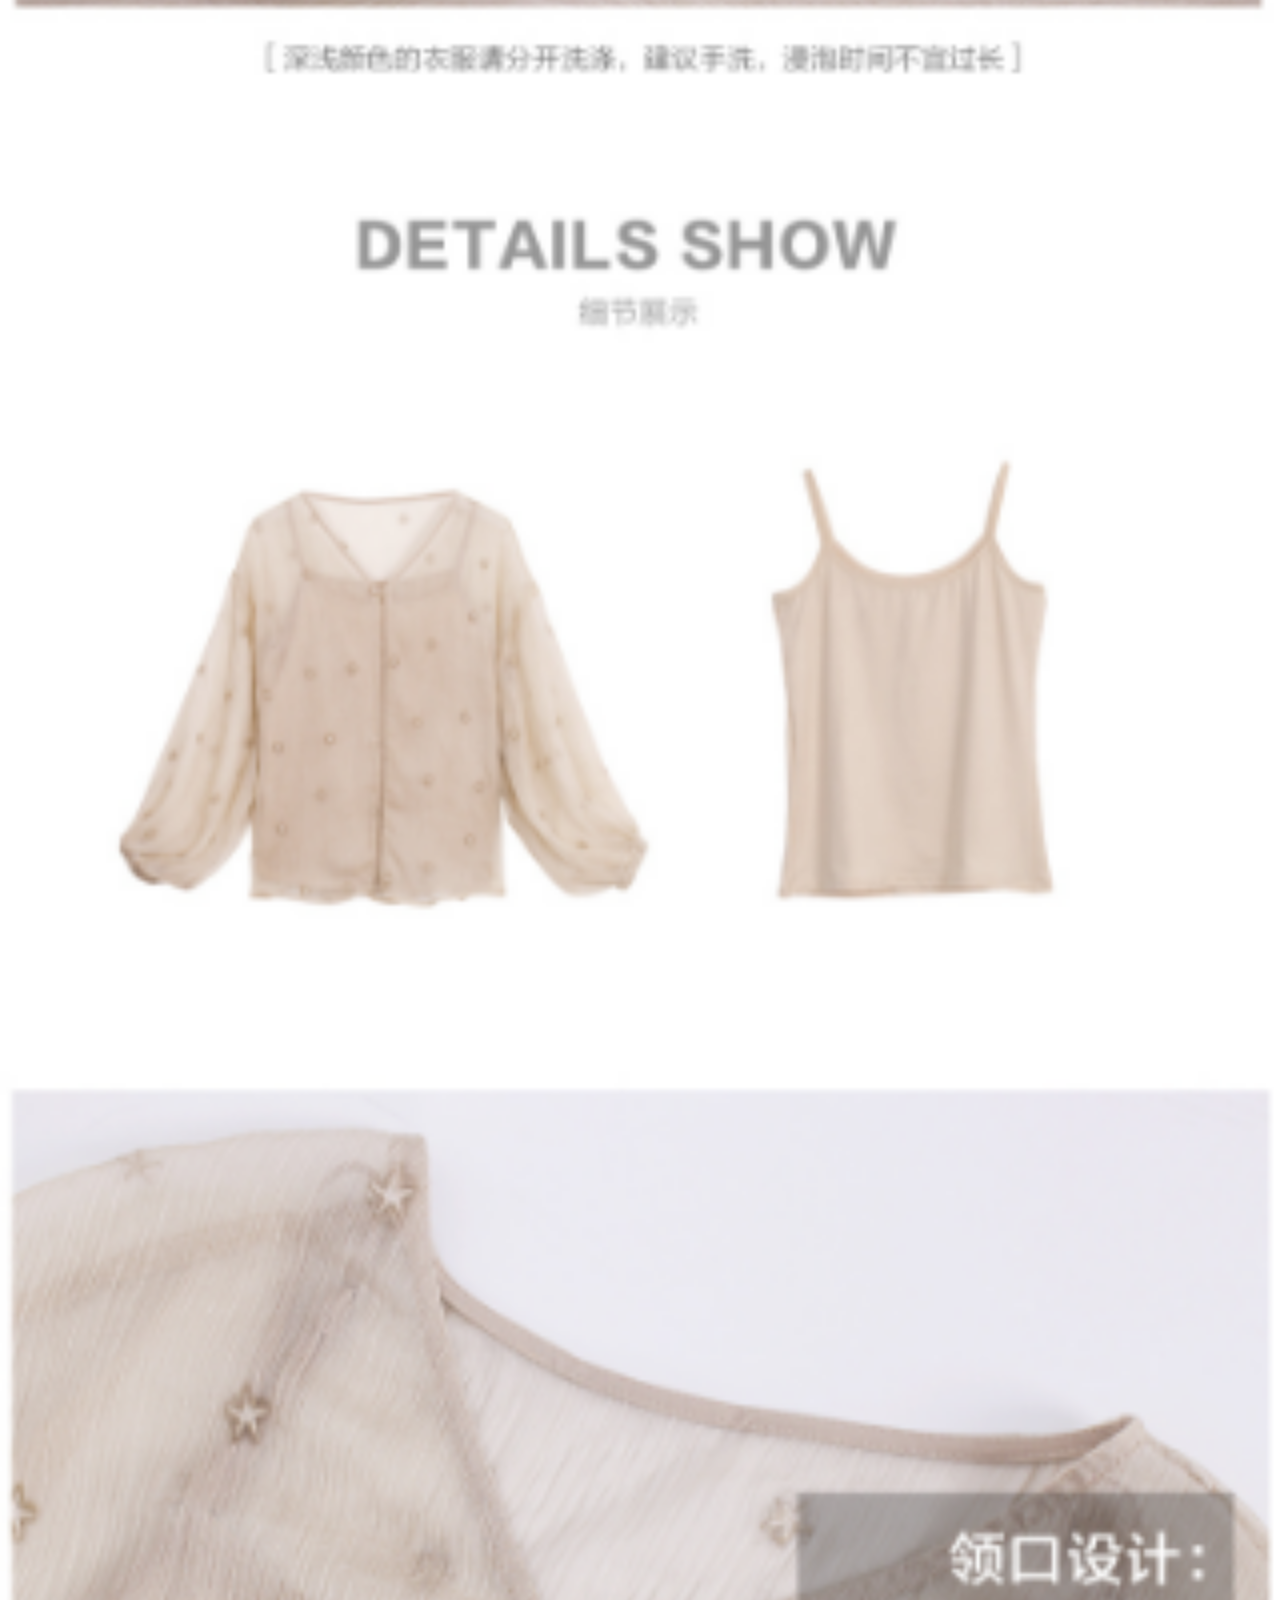
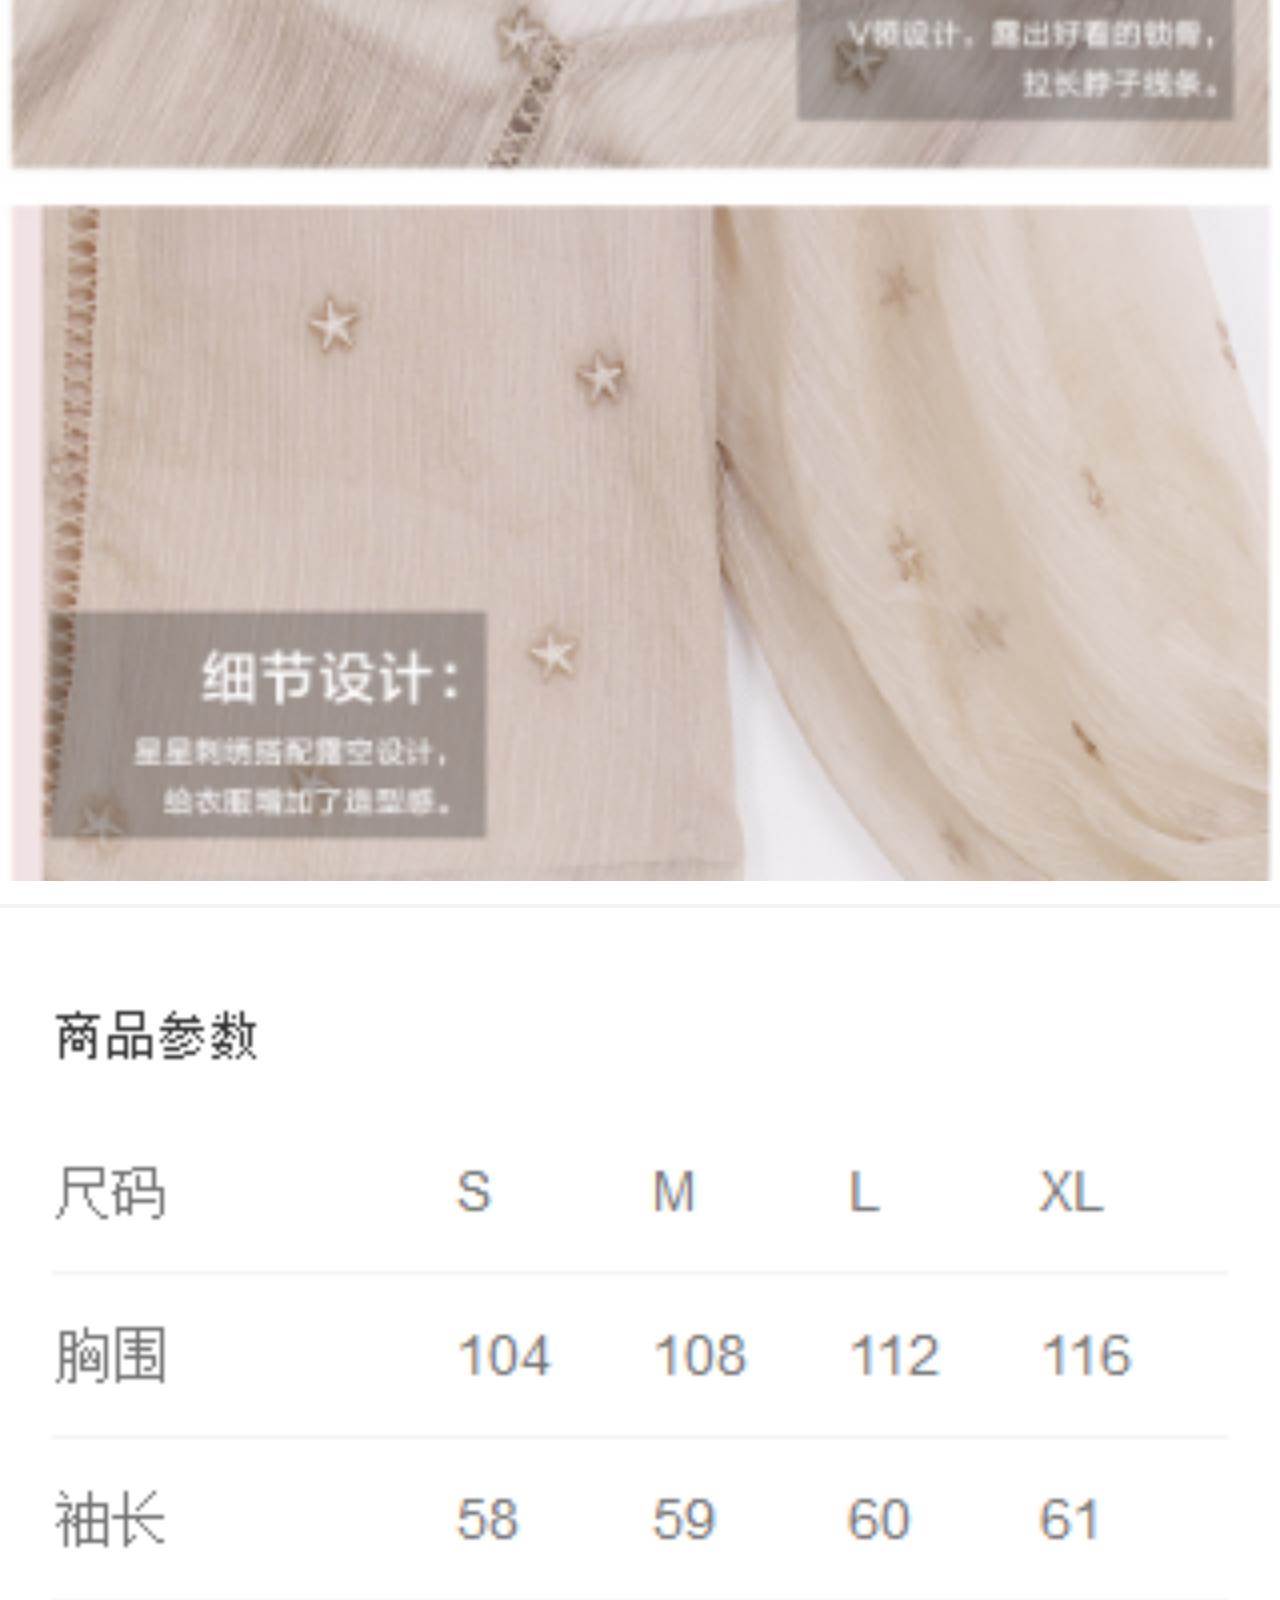
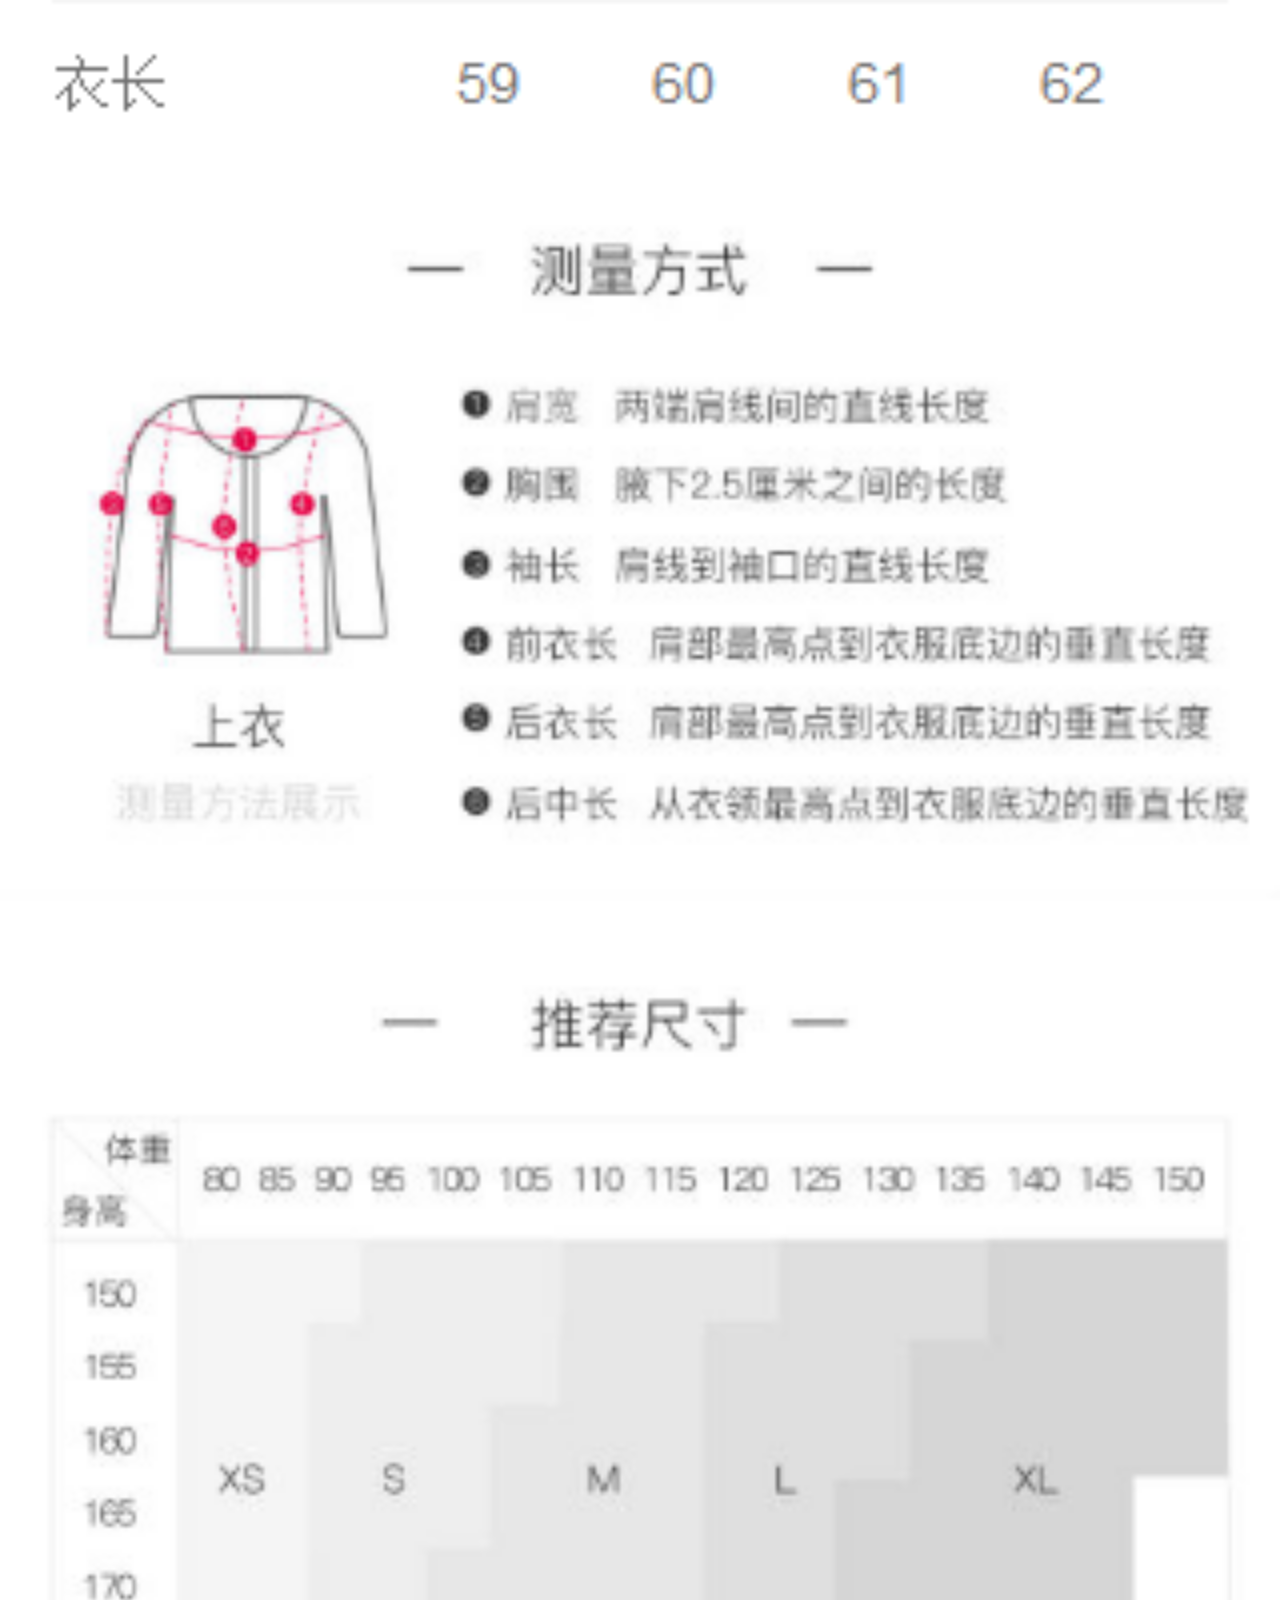
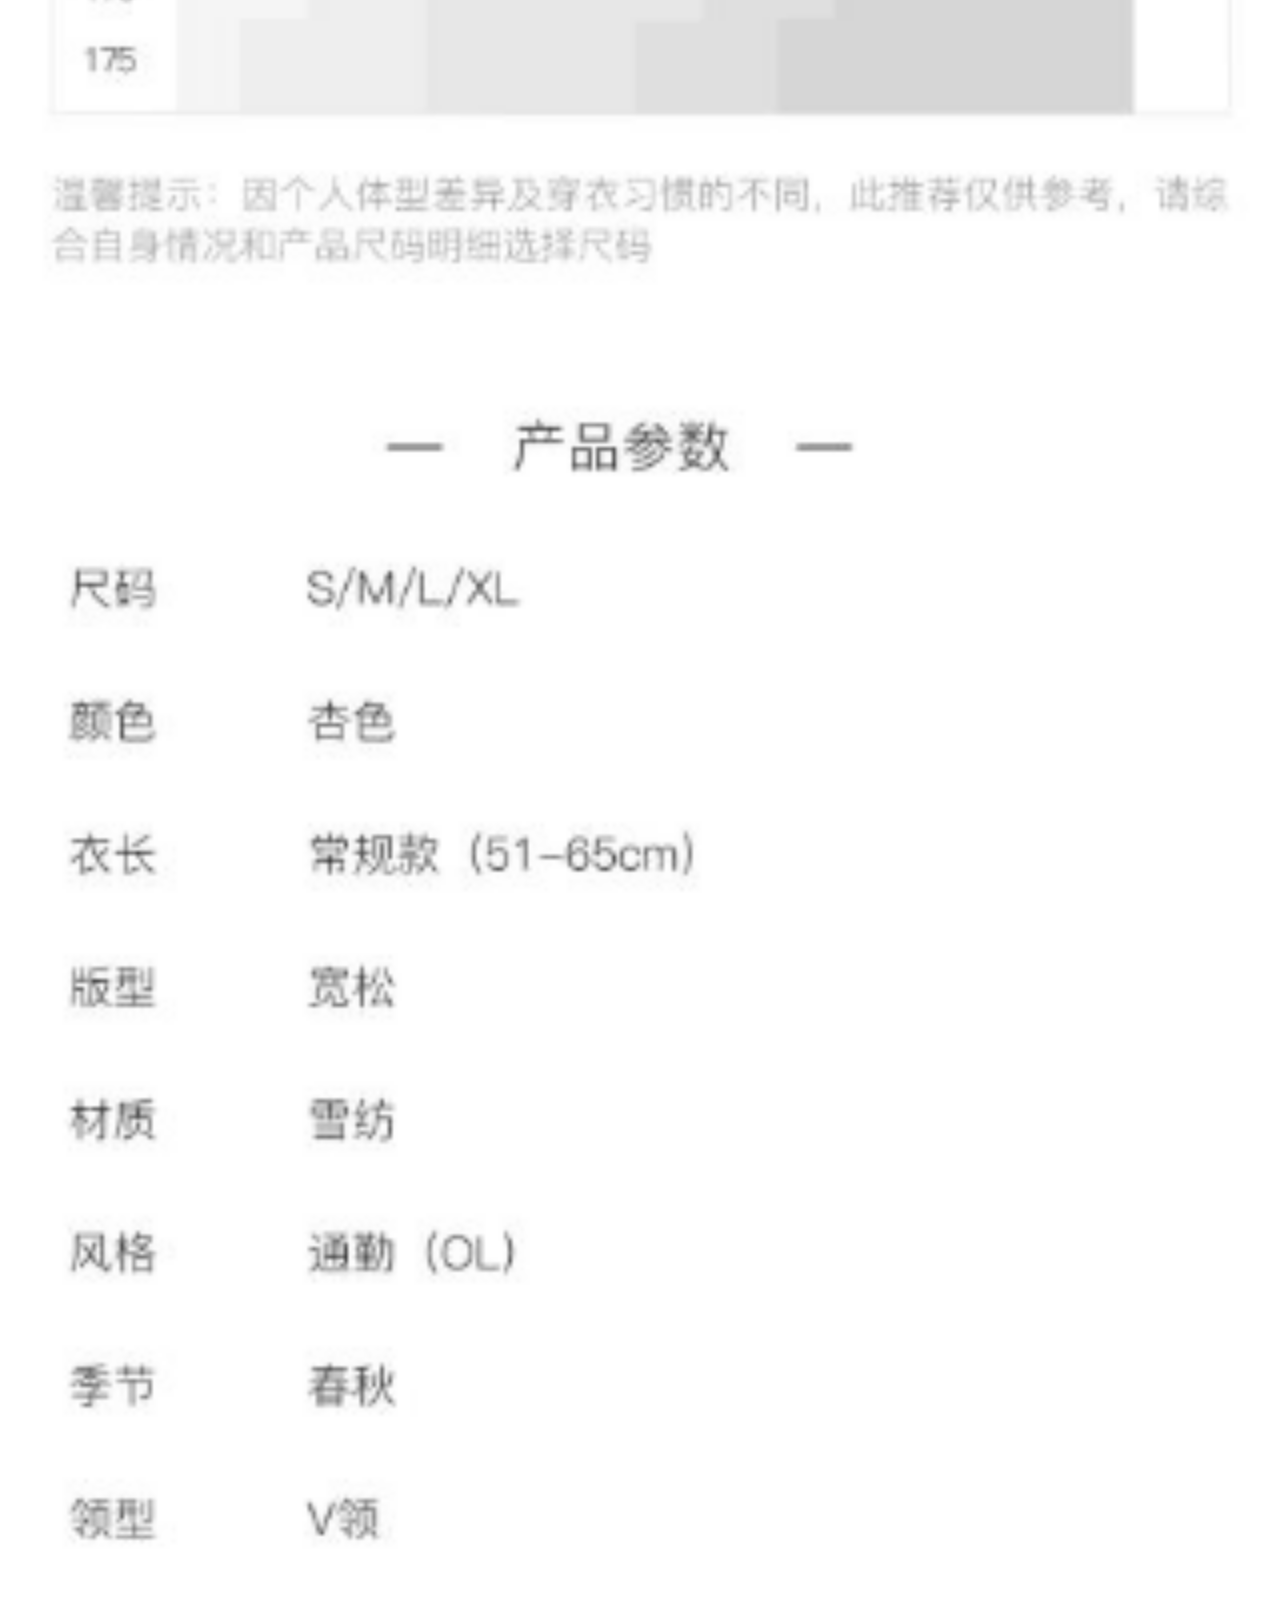
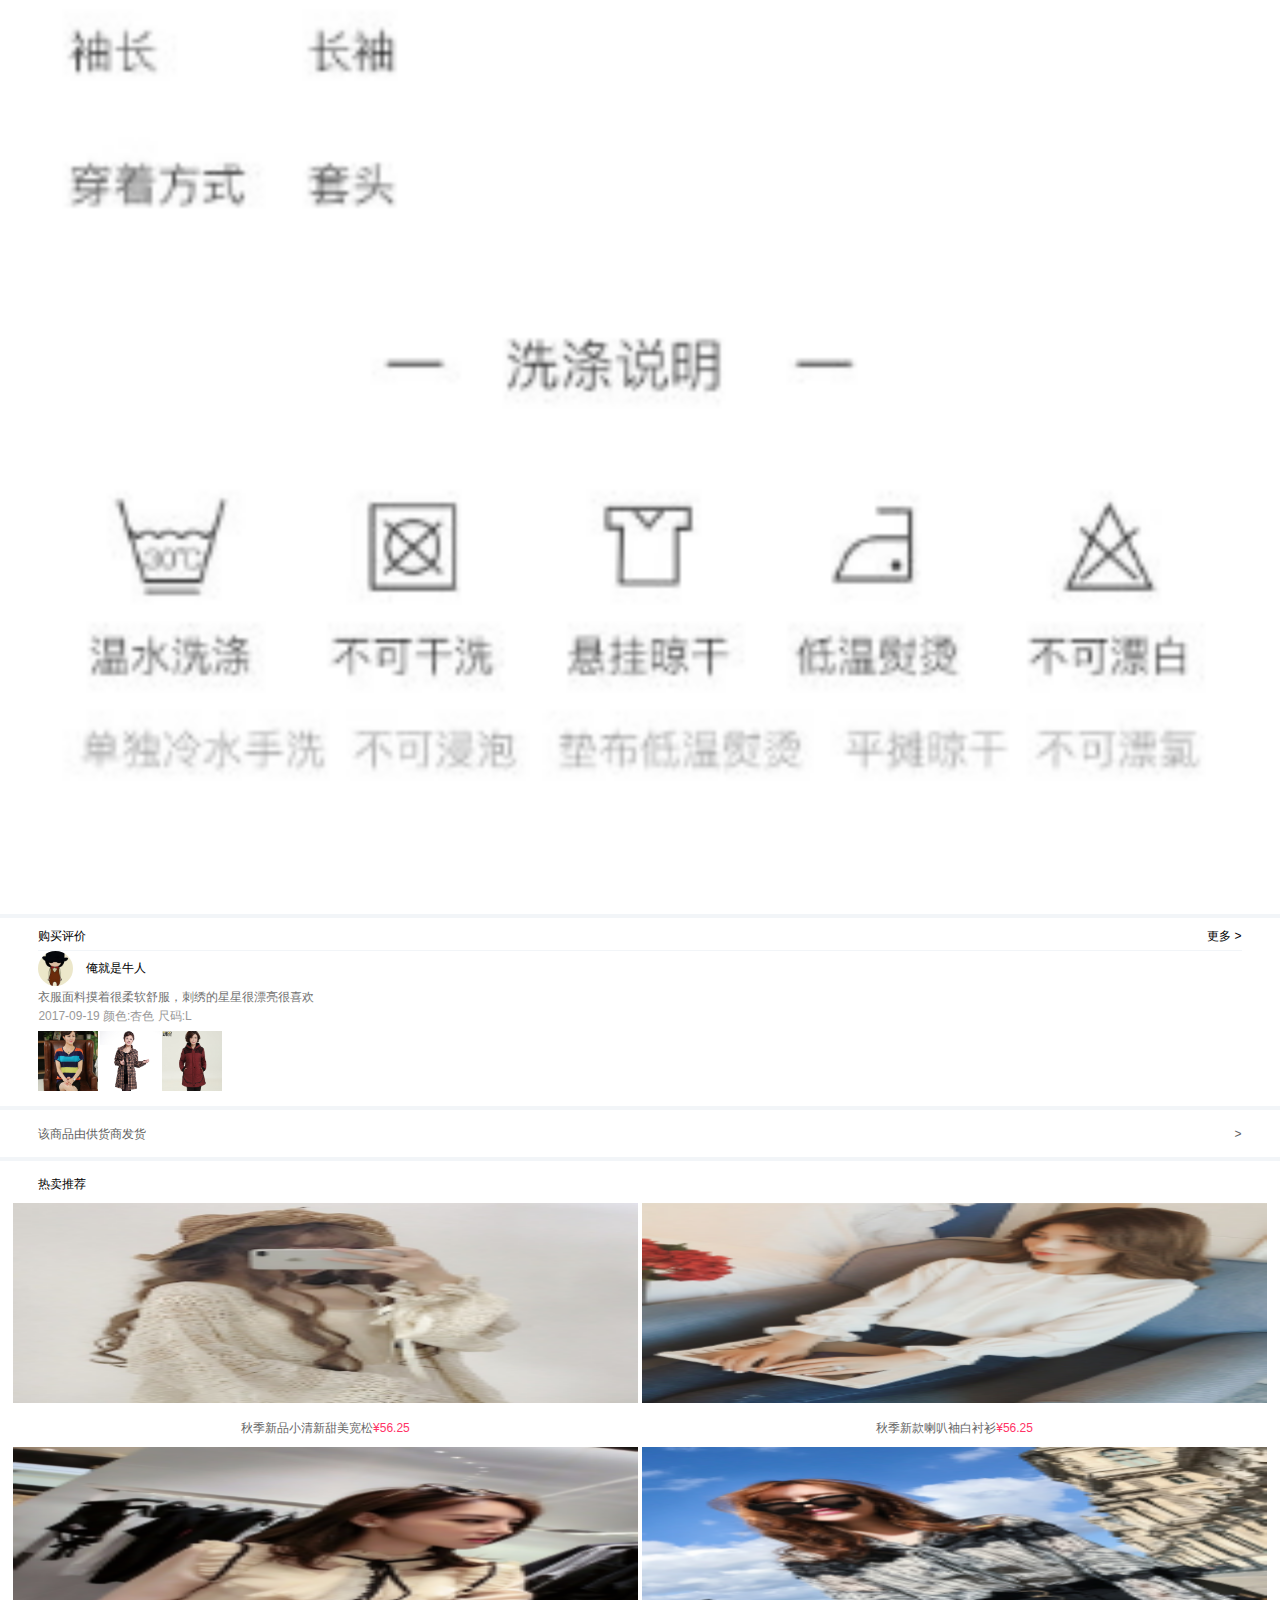
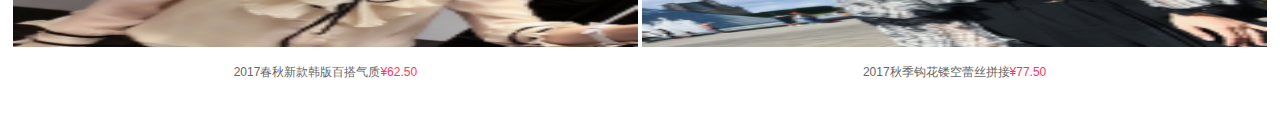
<file: xiangqing.html>
<!DOCTYPE html>
<html lang="en">
<head>
	<meta charset="UTF-8">
	<title>详情</title>
	<link rel="stylesheet" href="css/xiangqing.css">
	<meta name="viewport" content="width=device-width">
	<script src="js/rem.js"></script>
	<link rel="stylesheet" href="iconfont/iconfont.css">
    <link rel="shortcut icon" href="img/sugouwu.png">
</head>
<body>
<!-- 头部开始 -->
    <a name="ding"></a>
	<header>
		<ul class="tu">
			<li>
				<img src="img/7-1.png" alt="">
			</li>
			<li></li>
			<li></li>
			<li></li>
			<li>
				<img src="img/7-1.png" alt="">
			</li>
		</ul>
		<i class="iconfont icon-fenxiang"></i>
		<ul class="ye">
			<li>1/5</li>
			<li></li>
			<li></li>
			<li></li>
			<li>5/5</li>
		</ul>
	</header>
<!-- 头部结束 -->
<!-- 价格开始 -->
    <div class="section1">
    	秋装新款雪纺衫上衣女长袖V领显瘦蕾丝衫超仙甜美气质灯笼袖上衣
    </div>
    <div class="section2">¥68.75</div>
    <ul class="section3">
    	<li>销量46</li>
    	<li>收藏237</li>
    	<li>72小时发货</li>
    	<li>广东 广州</li>
    </ul>
    <div class="section4">
       <ul class="section4-1">
       	   <li>
       	   	  <i class="iconfont icon-dui"></i>
       	   	  <p>超时赔付</p>
       	   </li>
       	   <li>
       	   	  <i class="iconfont icon-dui"></i>
       	   	  <p>全场包邮</p>
       	   </li>
       	   <li>
       	   	  <i class="iconfont icon-dui"></i>
       	   	  <p>退货补运费</p>
       	   </li>
       </ul>
       <i class="iconfont icon-dayu-"></i>
    </div>
    <div class="section5"></div>
<!-- 价格结束 -->
<!-- 进店逛逛开始 -->
    <div class="guang">
    	<div class="guangtop">
    		<a href="" class="guangtop-left">
    			<i class="iconfont icon-m"></i>
    			<p>美丽优选</p>
    		</a>
    		<div class="guangtop-right">+收藏</div>
    	</div>
    	<div class="guangcenter">
    		<div class="guangcenter-left">
    			<ul>
    				<li>453.8万</li>
    				<li>总销量</li>
    			</ul>
    			<ul>
    				<li>2.1万</li>
    				<li>全部宝贝</li>
    			</ul>
    		</div>
    		<div class="guangcenter-center"></div>
    		<div class="guangcenter-right">
    			<ul class="guangcenter-right1">
    				<li>描述相符</li>
    				<li>价格合理</li>
    				<li>质量满意</li>
    			</ul>
    			<ul class="guangcenter-right2">
    				<li>4.5分</li>
    				<li>5分</li>
    				<li>4.8分</li>
    			</ul>
    		</div>
    	</div>
    	<a href="" class="guangbottom">进店逛逛</a>
    </div>
<!-- 进店逛逛结束 -->
<!-- 图文详情统一部分开始 -->
    <a name="tuwen"></a>
    <div class="tuwen-header">
    	<ul class="tuwen-headerc">
    		<li><a href="#tuwen">
    		    <div class="tuwen-headerc1">图文详情</div>
    		    <div class="tuwen-headerc2"></div>
    		</a></li>
    		<li><a href="#canshutiao">
    			<div class="tuwen-headerc1">商品参数</div>
    		    <div class="tuwen-headerc2"></div>
    		</a></li>
    		<li><a href="#pingjiatiao">
    			<div class="tuwen-headerc1">评价</div>
    		    <div class="tuwen-headerc2"></div>
    		</a></li>
    		<li><a href="#remaitiao">
    			<div class="tuwen-headerc1">热卖推荐</div>
    		    <div class="tuwen-headerc2"></div>
    		</a></li>
    	</ul>
    </div>
    <div class="tuwen">
    	<div class="tuwen1">
    		<div class="tuwen1-1">
    			<div class="tuwen1-1a"></div>
    			<div class="tuwen1-1b"></div>
    		</div>
    		<p>s105秋装新款雪纺衫上衣女长袖V领显瘦蕾丝衫超仙甜美气质灯笼袖上衣</p>
    		<div class="tuwen1-3">
    		    <div class="tuwen1-1b"></div>
    			<div class="tuwen1-1a"></div>
    		</div>
    	</div>
    	<div class="tuwen2">
    	    <p class="tuwen2-1">穿着效果</p>
    	    <p class="tuwen2-2">是否有弹性：无弹</p>
    	    <p class="tuwen2-3">是否含配件：不包含配件</p>
        </div>
        <div class="fahuo">
        	<div class="fahuo1">
        		<i class="iconfont icon-liwu"></i>
        		<div class="fahuo1-1">
        			<p class="fahuo1-1a">发货地点</p>
        			<p class="fahuo1-1b">广东省 广州</p>
        		</div>
        	</div>
        	<div class="fahuo2"></div>
        	<div class="fahuo1 fahuo3">
        		<i class="iconfont icon-kuaidi"></i>
        		<div class="fahuo1-1">
        			<p class="fahuo1-1a">默认快递</p>
        			<p class="fahuo1-1b">中通速递/包邮</p>
        		</div>
        	</div>
        </div>
    </div>
    <ul class="chima">
        	<li class="chima1">
        		<ul>
        	    	<li>尺码</li>
        		    <li>衣长</li>
        		    <li>胸围</li>
        		    <li>袖长</li>
        	    </ul>	
        	</li>
        	<li>
        	    <ul>
        	    	<li>S</li>
        		    <li>59</li>
        		    <li>104</li>
        		    <li>58</li>
        	    </ul>	
        	</li>
        	<li>
        		<ul>
        	    	<li>M</li>
        		    <li>60</li>
        		    <li>106</li>
        		    <li>59</li>
        	    </ul>	
        	</li>
        	<li>
        		<ul>
        	    	<li>L</li>
        		    <li>61</li>
        		    <li>112</li>
        		    <li>60</li>
        	    </ul>	
        	</li>
        	<li>
        		<ul>
        	    	<li>XL</li>
        		    <li>62</li>
        		    <li>116</li>
        		    <li>61</li>
        	    </ul>	
        	</li>
    </ul>
    <p class="zhushi">*以上尺寸为人工测量，因测量方式不同会有1~2cm的误差，相关数据仅供参考，以收到实物为准。</p>
<!-- 图文详情统一部分开始结束 -->
<!-- 图文详情店家部分开始 -->
    <div class="tuwendianjia">
    	<img src="img/7-2.png" alt="">
    </div>
<!-- 图文详情店家部分结束 -->
<!-- 商品参数开始 -->
    <a name="canshutiao"></a>
    <div class="canshu">
    	<img src="img/7-3.png" alt="">
    </div>
<!-- 商品参数结束 -->
<!-- 评价开始 -->
    <a name="pingjiatiao"></a>
    <div class="pingjia">
        <a href="" class="pingjia1">
    		   <p>购买评价</p>
    		   <p>更多 &gt;</p>
    	</a>
    	<ul class="pingjia2">
    		<li>
    			<div class="pingjia2-1">
    				<div class="pingjia2-1a">
    					<img src="img/13-2.png" alt="">
    				</div>
    				<p>俺就是牛人</p>
    			</div>
    			<p class="pingjia2-2">
    				衣服面料摸着很柔软舒服，刺绣的星星很漂亮很喜欢
    			</p>
    			<p class="pingjia2-3">
    				2017-09-19 颜色:杏色 尺码:L
    			</p>
    			<ul class="pingjia2-4">
    				<li><a href="">
    					<img src="img/2-1.png" alt="">
    				</a></li>
    				<li><a href="">
    					<img src="img/2-2.png" alt="">
    				</a></li>
    				<li><a href="">
    					<img src="img/2-3.png" alt="">
    				</a></li>
    			</ul>
    		</li>
    	</ul>
    </div>
<!-- 评价结束 -->
<!-- 发货方式开始 -->
    <a href="" class="fahuofangshi">
	    <div class="fahuofangshi1">
  		    <p>该商品由供货商发货</p>
		    <p>&gt;</p>
	    </div>
    </a>
<!-- 发货方式结束 -->
<!-- 热卖推荐开始 -->
    <a name="remaitiao"></a>
    <div class="remai-top">热卖推荐</div>
    <ul class="remai">
    	<li><a href="">
    		<img src="img/7-4.png" alt="">
    		<p class="remai1">秋季新品小清新甜美宽松</p>
    		<p class="remai2">¥56.25</p>
    	</a></li>
    	<li><a href="">
    		<img src="img/7-5.png" alt="">
    		<p class="remai1">秋季新款喇叭袖白衬衫</p>
    		<p class="remai2">¥56.25</p>
    	</a></li>
    	<li><a href="">
    		<img src="img/7-6.png" alt="">
    		<p class="remai1">2017春秋新款韩版百搭气质</p>
    		<p class="remai2">¥62.50</p>
    	</a></li>
    	<li><a href="">
    		<img src="img/7-7.png" alt="">
    		<p class="remai1">2017秋季钩花镂空蕾丝拼接</p>
    		<p class="remai2">¥77.50</p>
    	</a></li>
    </ul>
<!-- 热卖推荐结束 -->
<!-- 购物车开始 -->
    <a href="" class="gouwuche">
    	<i class="iconfont icon-gouwuche"></i>
    </a>
<!-- 购物车结束 -->
<!-- top开始 -->
    <a href="#ding" class="top">TOP</a>
<!-- top结束 -->
    <div class="blank"></div>
<!-- 底部开始 -->
    <footer>
    	<div class="footer1">
    		<a href="" class="footer1-1">
    			<i class="iconfont icon-yuyin"></i>
    		</a>
    		<form action="">
    			<input type="text" class="footer1-2">
    		</form>
    	</div>
    	<div class="footer2">
    		<i class="iconfont icon-wujiaoxing"></i>
    	</div>
    	<a href="" class="footer3">购买</a>
    </footer>
<!-- 底部结束 -->
</body>
</html>
</file>
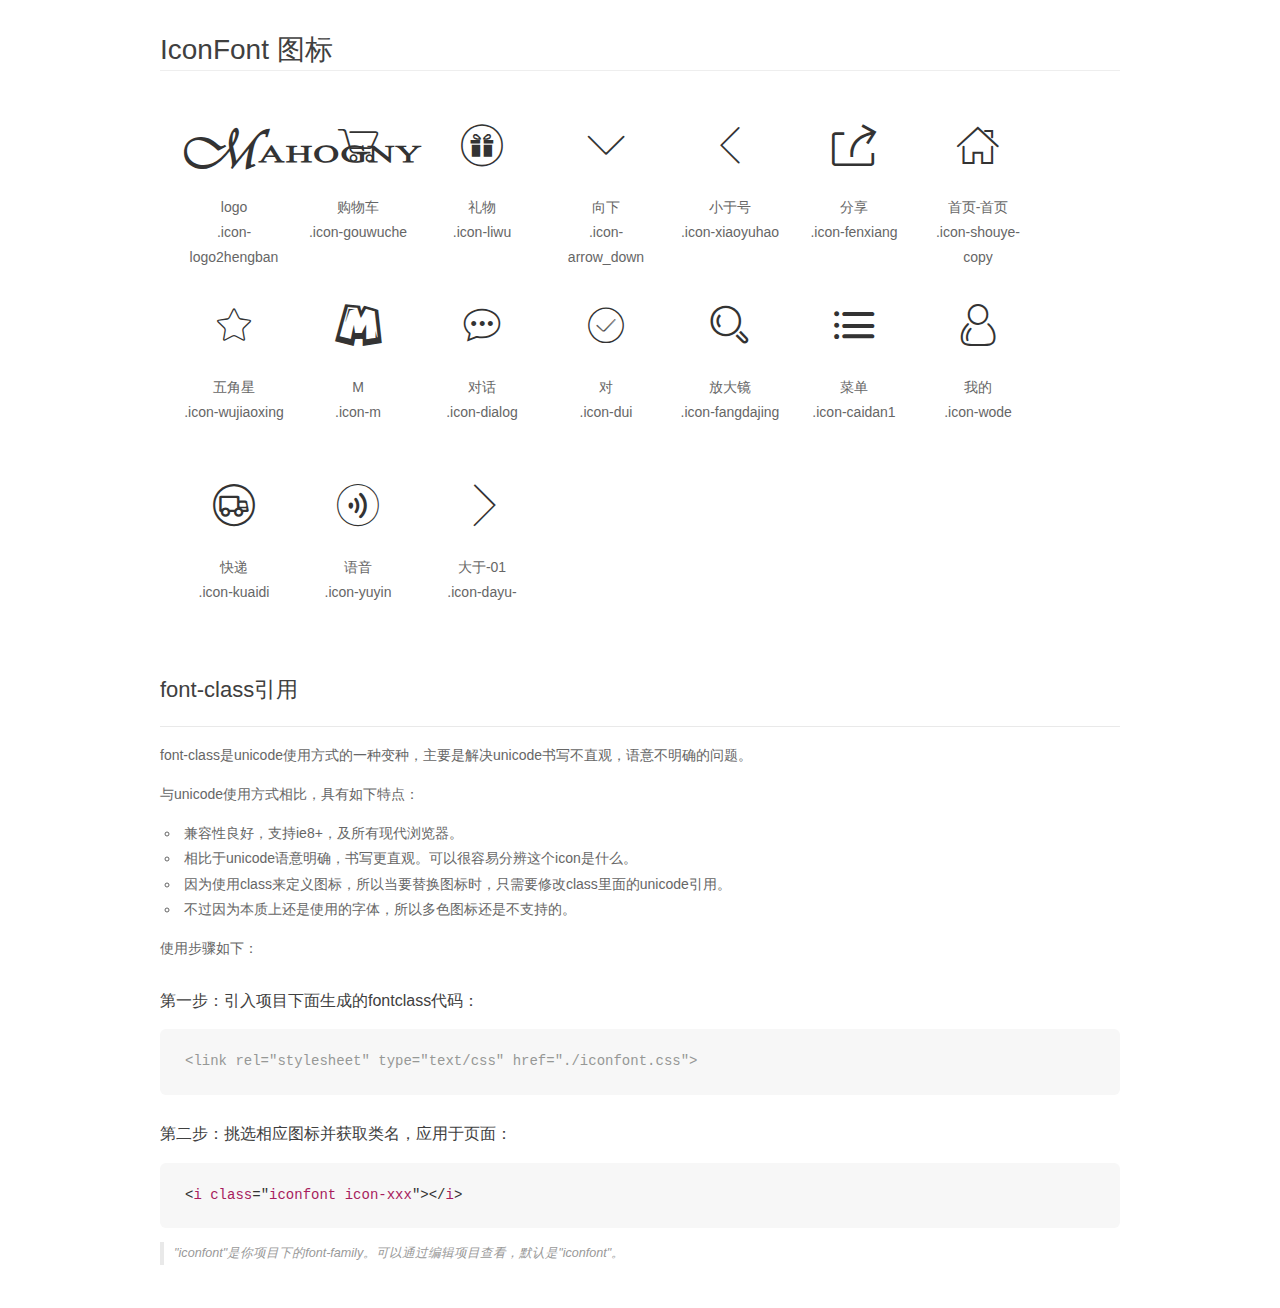
<file: iconfont/demo_fontclass.html>
<!DOCTYPE html>
<html>
<head>
    <meta charset="utf-8"/>
    <title>IconFont</title>
    <link rel="stylesheet" href="demo.css">
    <link rel="stylesheet" href="iconfont.css">
</head>
<body>
    <div class="main markdown">
        <h1>IconFont 图标</h1>
        <ul class="icon_lists clear">
            
                <li>
                <i class="icon iconfont icon-logo2hengban"></i>
                    <div class="name">logo</div>
                    <div class="fontclass">.icon-logo2hengban</div>
                </li>
            
                <li>
                <i class="icon iconfont icon-gouwuche"></i>
                    <div class="name">购物车</div>
                    <div class="fontclass">.icon-gouwuche</div>
                </li>
            
                <li>
                <i class="icon iconfont icon-liwu"></i>
                    <div class="name">礼物</div>
                    <div class="fontclass">.icon-liwu</div>
                </li>
            
                <li>
                <i class="icon iconfont icon-arrow_down"></i>
                    <div class="name">向下</div>
                    <div class="fontclass">.icon-arrow_down</div>
                </li>
            
                <li>
                <i class="icon iconfont icon-xiaoyuhao"></i>
                    <div class="name">小于号</div>
                    <div class="fontclass">.icon-xiaoyuhao</div>
                </li>
            
                <li>
                <i class="icon iconfont icon-fenxiang"></i>
                    <div class="name">分享</div>
                    <div class="fontclass">.icon-fenxiang</div>
                </li>
            
                <li>
                <i class="icon iconfont icon-shouye-copy"></i>
                    <div class="name">首页-首页</div>
                    <div class="fontclass">.icon-shouye-copy</div>
                </li>
            
                <li>
                <i class="icon iconfont icon-wujiaoxing"></i>
                    <div class="name">五角星</div>
                    <div class="fontclass">.icon-wujiaoxing</div>
                </li>
            
                <li>
                <i class="icon iconfont icon-m"></i>
                    <div class="name">M</div>
                    <div class="fontclass">.icon-m</div>
                </li>
            
                <li>
                <i class="icon iconfont icon-dialog"></i>
                    <div class="name">对话</div>
                    <div class="fontclass">.icon-dialog</div>
                </li>
            
                <li>
                <i class="icon iconfont icon-dui"></i>
                    <div class="name">对</div>
                    <div class="fontclass">.icon-dui</div>
                </li>
            
                <li>
                <i class="icon iconfont icon-fangdajing"></i>
                    <div class="name">放大镜</div>
                    <div class="fontclass">.icon-fangdajing</div>
                </li>
            
                <li>
                <i class="icon iconfont icon-caidan1"></i>
                    <div class="name">菜单</div>
                    <div class="fontclass">.icon-caidan1</div>
                </li>
            
                <li>
                <i class="icon iconfont icon-wode"></i>
                    <div class="name">我的</div>
                    <div class="fontclass">.icon-wode</div>
                </li>
            
                <li>
                <i class="icon iconfont icon-kuaidi"></i>
                    <div class="name">快递</div>
                    <div class="fontclass">.icon-kuaidi</div>
                </li>
            
                <li>
                <i class="icon iconfont icon-yuyin"></i>
                    <div class="name">语音</div>
                    <div class="fontclass">.icon-yuyin</div>
                </li>
            
                <li>
                <i class="icon iconfont icon-dayu-"></i>
                    <div class="name">大于-01</div>
                    <div class="fontclass">.icon-dayu-</div>
                </li>
            
        </ul>

        <h2 id="font-class-">font-class引用</h2>
        <hr>

        <p>font-class是unicode使用方式的一种变种，主要是解决unicode书写不直观，语意不明确的问题。</p>
        <p>与unicode使用方式相比，具有如下特点：</p>
        <ul>
        <li>兼容性良好，支持ie8+，及所有现代浏览器。</li>
        <li>相比于unicode语意明确，书写更直观。可以很容易分辨这个icon是什么。</li>
        <li>因为使用class来定义图标，所以当要替换图标时，只需要修改class里面的unicode引用。</li>
        <li>不过因为本质上还是使用的字体，所以多色图标还是不支持的。</li>
        </ul>
        <p>使用步骤如下：</p>
        <h3 id="-fontclass-">第一步：引入项目下面生成的fontclass代码：</h3>


        <pre><code class="lang-js hljs javascript"><span class="hljs-comment">&lt;link rel="stylesheet" type="text/css" href="./iconfont.css"&gt;</span></code></pre>
        <h3 id="-">第二步：挑选相应图标并获取类名，应用于页面：</h3>
        <pre><code class="lang-css hljs">&lt;<span class="hljs-selector-tag">i</span> <span class="hljs-selector-tag">class</span>="<span class="hljs-selector-tag">iconfont</span> <span class="hljs-selector-tag">icon-xxx</span>"&gt;&lt;/<span class="hljs-selector-tag">i</span>&gt;</code></pre>
        <blockquote>
        <p>"iconfont"是你项目下的font-family。可以通过编辑项目查看，默认是"iconfont"。</p>
        </blockquote>
    </div>
</body>
</html>
</file>
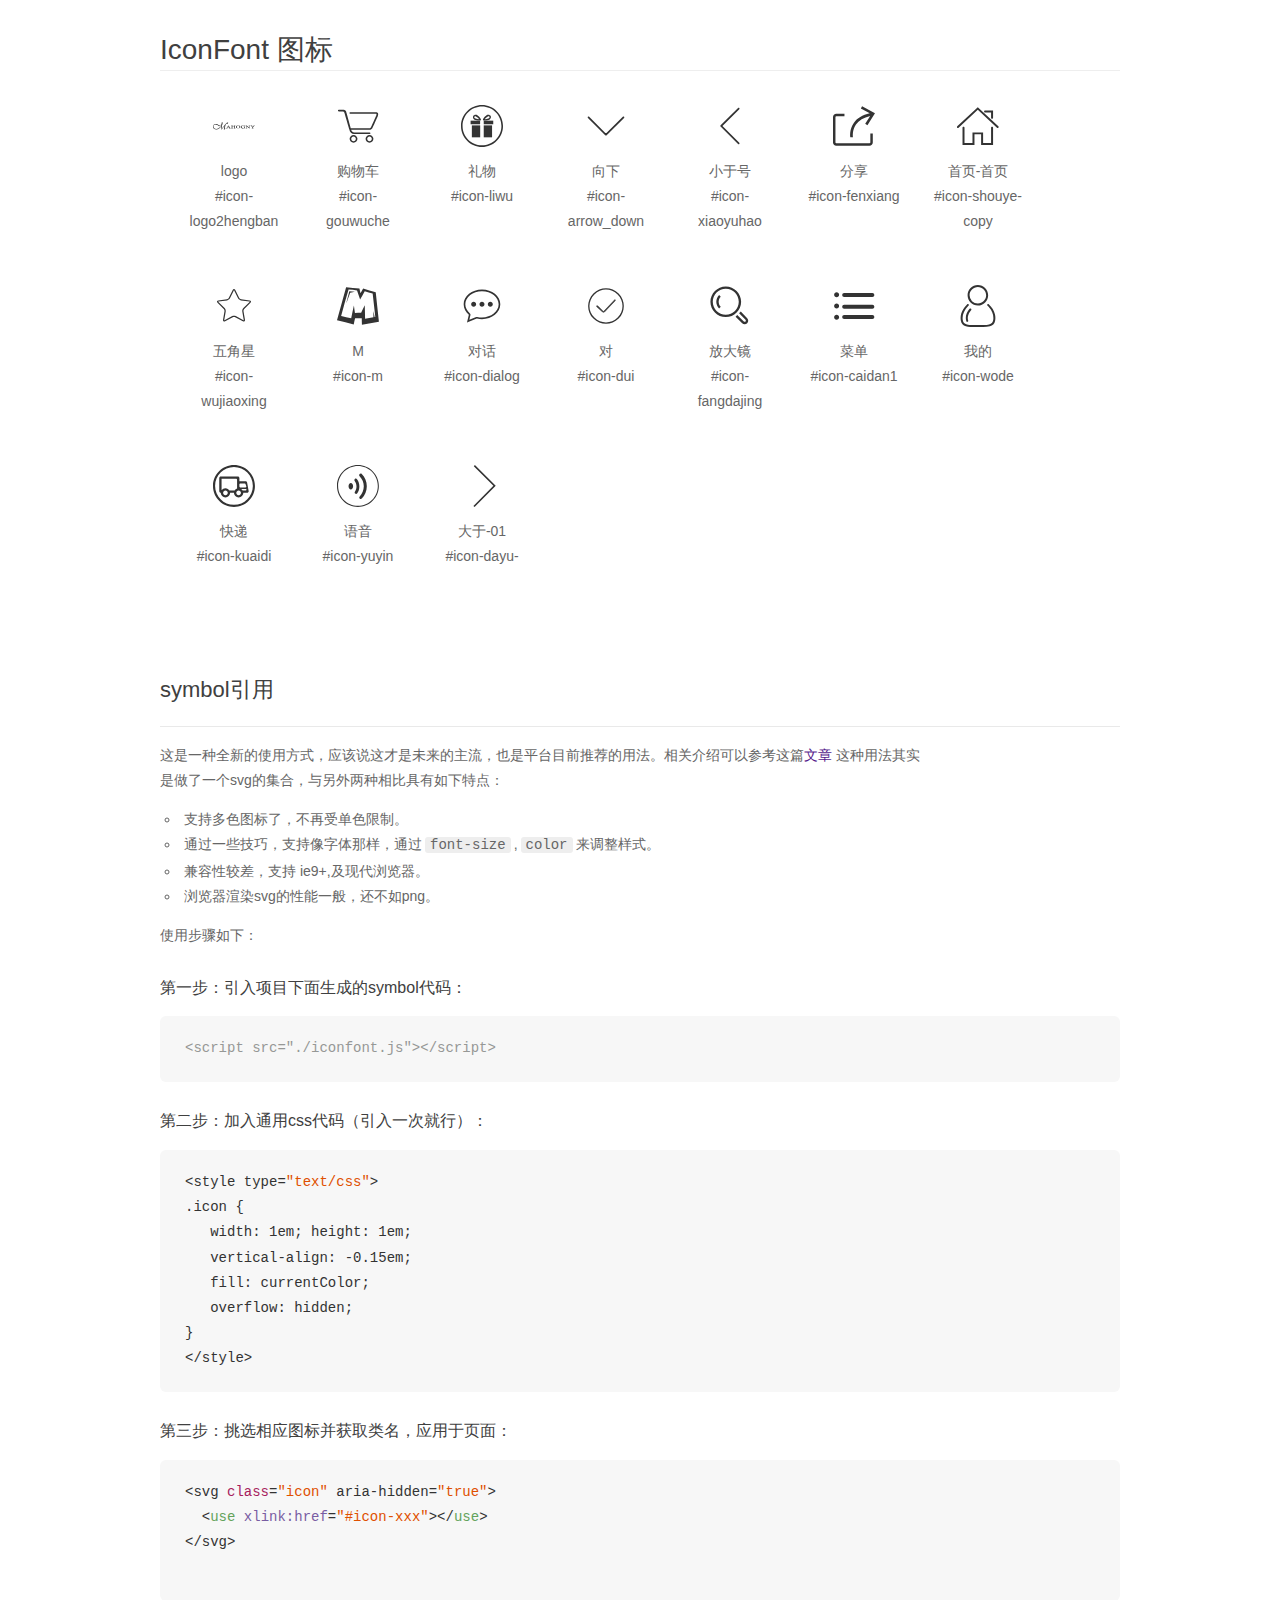
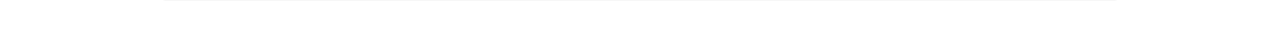
<file: iconfont/demo_symbol.html>
<!DOCTYPE html>
<html>
<head>
    <meta charset="utf-8"/>
    <title>IconFont</title>
    <link rel="stylesheet" href="demo.css">
    <script src="iconfont.js"></script>

    <style type="text/css">
        .icon {
          /* 通过设置 font-size 来改变图标大小 */
          width: 1em; height: 1em;
          /* 图标和文字相邻时，垂直对齐 */
          vertical-align: -0.15em;
          /* 通过设置 color 来改变 SVG 的颜色/fill */
          fill: currentColor;
          /* path 和 stroke 溢出 viewBox 部分在 IE 下会显示
             normalize.css 中也包含这行 */
          overflow: hidden;
        }

    </style>
</head>
<body>
    <div class="main markdown">
        <h1>IconFont 图标</h1>
        <ul class="icon_lists clear">
            
                <li>
                    <svg class="icon" aria-hidden="true">
                        <use xlink:href="#icon-logo2hengban"></use>
                    </svg>
                    <div class="name">logo</div>
                    <div class="fontclass">#icon-logo2hengban</div>
                </li>
            
                <li>
                    <svg class="icon" aria-hidden="true">
                        <use xlink:href="#icon-gouwuche"></use>
                    </svg>
                    <div class="name">购物车</div>
                    <div class="fontclass">#icon-gouwuche</div>
                </li>
            
                <li>
                    <svg class="icon" aria-hidden="true">
                        <use xlink:href="#icon-liwu"></use>
                    </svg>
                    <div class="name">礼物</div>
                    <div class="fontclass">#icon-liwu</div>
                </li>
            
                <li>
                    <svg class="icon" aria-hidden="true">
                        <use xlink:href="#icon-arrow_down"></use>
                    </svg>
                    <div class="name">向下</div>
                    <div class="fontclass">#icon-arrow_down</div>
                </li>
            
                <li>
                    <svg class="icon" aria-hidden="true">
                        <use xlink:href="#icon-xiaoyuhao"></use>
                    </svg>
                    <div class="name">小于号</div>
                    <div class="fontclass">#icon-xiaoyuhao</div>
                </li>
            
                <li>
                    <svg class="icon" aria-hidden="true">
                        <use xlink:href="#icon-fenxiang"></use>
                    </svg>
                    <div class="name">分享</div>
                    <div class="fontclass">#icon-fenxiang</div>
                </li>
            
                <li>
                    <svg class="icon" aria-hidden="true">
                        <use xlink:href="#icon-shouye-copy"></use>
                    </svg>
                    <div class="name">首页-首页</div>
                    <div class="fontclass">#icon-shouye-copy</div>
                </li>
            
                <li>
                    <svg class="icon" aria-hidden="true">
                        <use xlink:href="#icon-wujiaoxing"></use>
                    </svg>
                    <div class="name">五角星</div>
                    <div class="fontclass">#icon-wujiaoxing</div>
                </li>
            
                <li>
                    <svg class="icon" aria-hidden="true">
                        <use xlink:href="#icon-m"></use>
                    </svg>
                    <div class="name">M</div>
                    <div class="fontclass">#icon-m</div>
                </li>
            
                <li>
                    <svg class="icon" aria-hidden="true">
                        <use xlink:href="#icon-dialog"></use>
                    </svg>
                    <div class="name">对话</div>
                    <div class="fontclass">#icon-dialog</div>
                </li>
            
                <li>
                    <svg class="icon" aria-hidden="true">
                        <use xlink:href="#icon-dui"></use>
                    </svg>
                    <div class="name">对</div>
                    <div class="fontclass">#icon-dui</div>
                </li>
            
                <li>
                    <svg class="icon" aria-hidden="true">
                        <use xlink:href="#icon-fangdajing"></use>
                    </svg>
                    <div class="name">放大镜</div>
                    <div class="fontclass">#icon-fangdajing</div>
                </li>
            
                <li>
                    <svg class="icon" aria-hidden="true">
                        <use xlink:href="#icon-caidan1"></use>
                    </svg>
                    <div class="name">菜单</div>
                    <div class="fontclass">#icon-caidan1</div>
                </li>
            
                <li>
                    <svg class="icon" aria-hidden="true">
                        <use xlink:href="#icon-wode"></use>
                    </svg>
                    <div class="name">我的</div>
                    <div class="fontclass">#icon-wode</div>
                </li>
            
                <li>
                    <svg class="icon" aria-hidden="true">
                        <use xlink:href="#icon-kuaidi"></use>
                    </svg>
                    <div class="name">快递</div>
                    <div class="fontclass">#icon-kuaidi</div>
                </li>
            
                <li>
                    <svg class="icon" aria-hidden="true">
                        <use xlink:href="#icon-yuyin"></use>
                    </svg>
                    <div class="name">语音</div>
                    <div class="fontclass">#icon-yuyin</div>
                </li>
            
                <li>
                    <svg class="icon" aria-hidden="true">
                        <use xlink:href="#icon-dayu-"></use>
                    </svg>
                    <div class="name">大于-01</div>
                    <div class="fontclass">#icon-dayu-</div>
                </li>
            
        </ul>


        <h2 id="symbol-">symbol引用</h2>
        <hr>

        <p>这是一种全新的使用方式，应该说这才是未来的主流，也是平台目前推荐的用法。相关介绍可以参考这篇<a href="">文章</a>
        这种用法其实是做了一个svg的集合，与另外两种相比具有如下特点：</p>
        <ul>
          <li>支持多色图标了，不再受单色限制。</li>
          <li>通过一些技巧，支持像字体那样，通过<code>font-size</code>,<code>color</code>来调整样式。</li>
          <li>兼容性较差，支持 ie9+,及现代浏览器。</li>
          <li>浏览器渲染svg的性能一般，还不如png。</li>
        </ul>
        <p>使用步骤如下：</p>
        <h3 id="-symbol-">第一步：引入项目下面生成的symbol代码：</h3>
        <pre><code class="lang-js hljs javascript"><span class="hljs-comment">&lt;script src="./iconfont.js"&gt;&lt;/script&gt;</span></code></pre>
        <h3 id="-css-">第二步：加入通用css代码（引入一次就行）：</h3>
        <pre><code class="lang-js hljs javascript">&lt;style type=<span class="hljs-string">"text/css"</span>&gt;
.icon {
   width: <span class="hljs-number">1</span>em; height: <span class="hljs-number">1</span>em;
   vertical-align: <span class="hljs-number">-0.15</span>em;
   fill: currentColor;
   overflow: hidden;
}
&lt;<span class="hljs-regexp">/style&gt;</span></code></pre>
        <h3 id="-">第三步：挑选相应图标并获取类名，应用于页面：</h3>
        <pre><code class="lang-js hljs javascript">&lt;svg <span class="hljs-class"><span class="hljs-keyword">class</span></span>=<span class="hljs-string">"icon"</span> aria-hidden=<span class="hljs-string">"true"</span>&gt;<span class="xml"><span class="hljs-tag">
  &lt;<span class="hljs-name">use</span> <span class="hljs-attr">xlink:href</span>=<span class="hljs-string">"#icon-xxx"</span>&gt;</span><span class="hljs-tag">&lt;/<span class="hljs-name">use</span>&gt;</span>
</span>&lt;<span class="hljs-regexp">/svg&gt;
        </span></code></pre>
    </div>
</body>
</html>
</file>
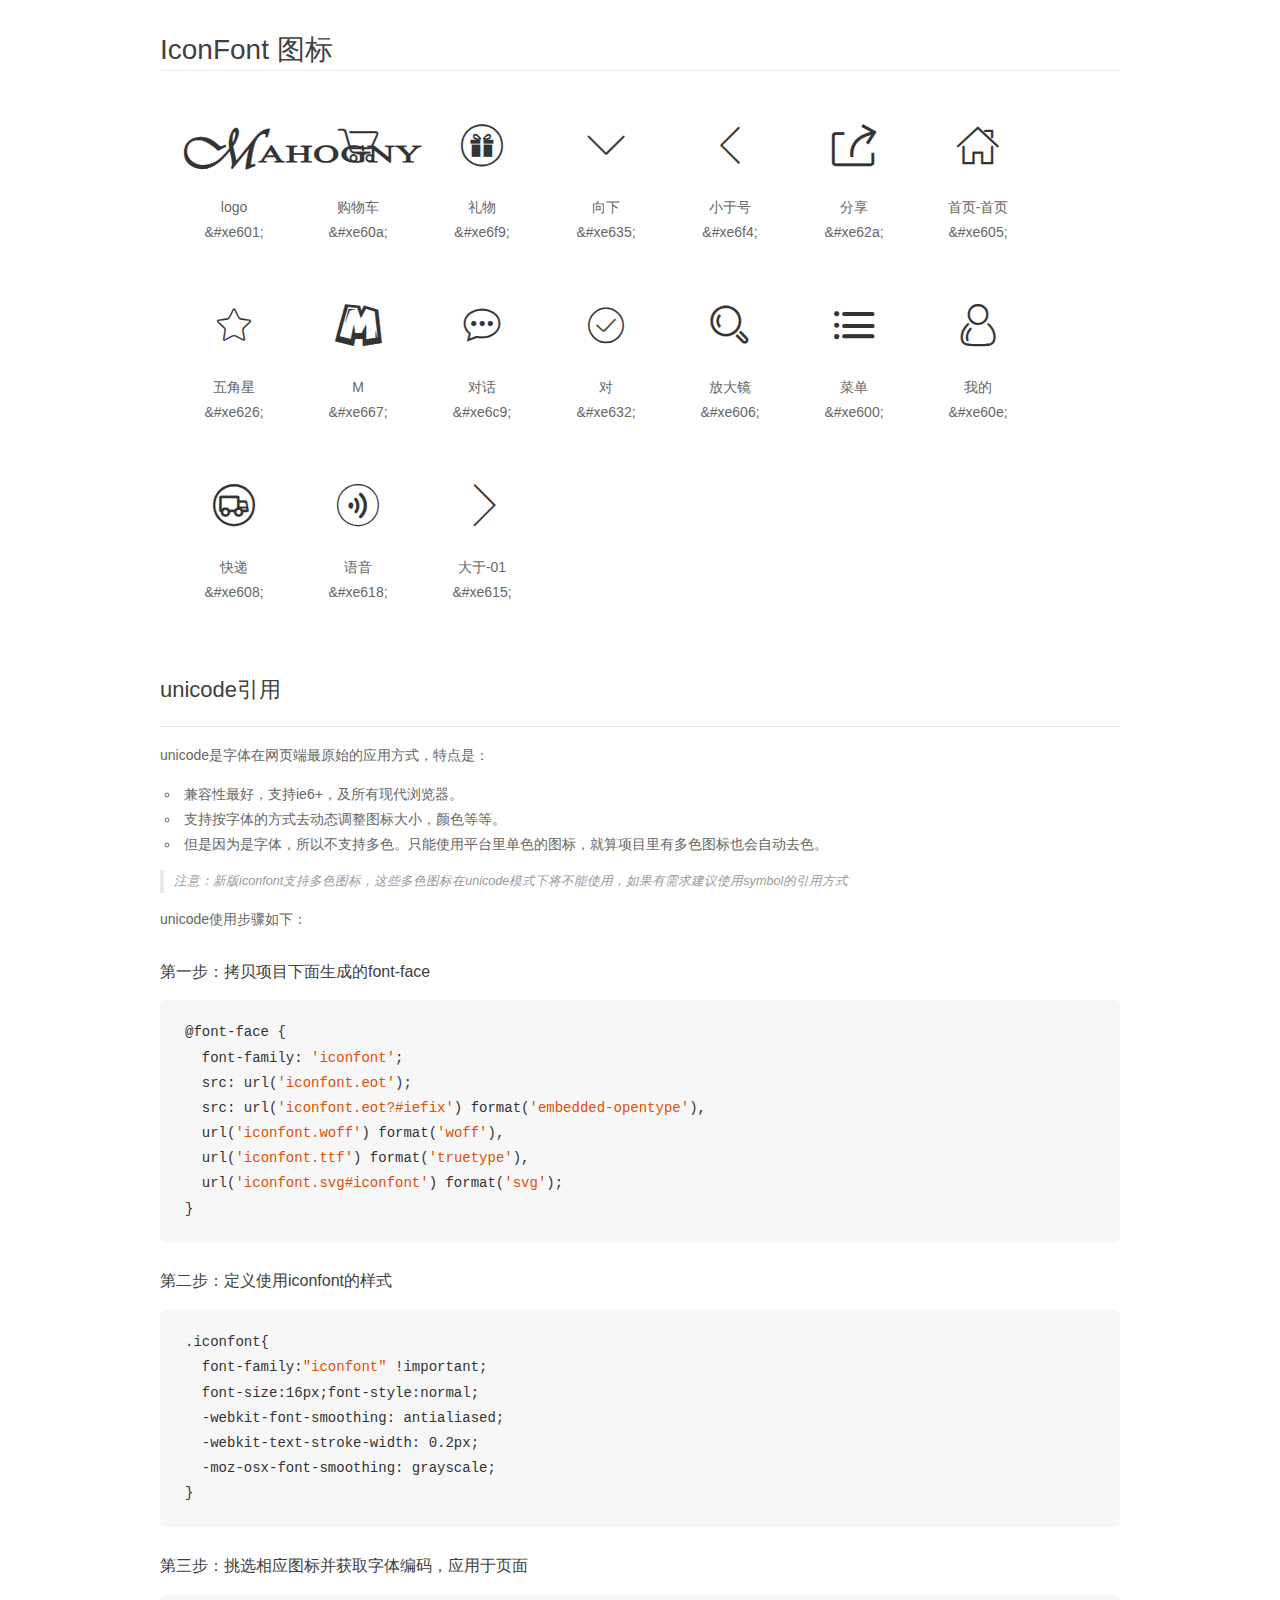
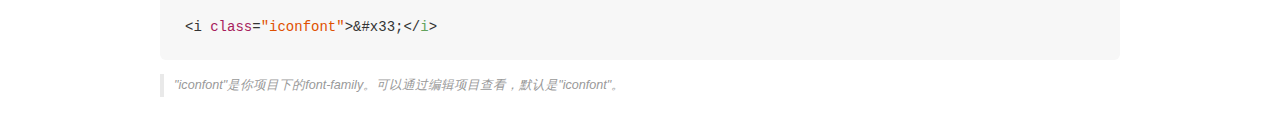
<file: iconfont/demo_unicode.html>
<!DOCTYPE html>
<html>
<head>
    <meta charset="utf-8"/>
    <title>IconFont</title>
    <link rel="stylesheet" href="demo.css">

    <style type="text/css">

        @font-face {font-family: "iconfont";
          src: url('iconfont.eot'); /* IE9*/
          src: url('iconfont.eot#iefix') format('embedded-opentype'), /* IE6-IE8 */
          url('iconfont.woff') format('woff'), /* chrome, firefox */
          url('iconfont.ttf') format('truetype'), /* chrome, firefox, opera, Safari, Android, iOS 4.2+*/
          url('iconfont.svg#iconfont') format('svg'); /* iOS 4.1- */
        }

        .iconfont {
          font-family:"iconfont" !important;
          font-size:16px;
          font-style:normal;
          -webkit-font-smoothing: antialiased;
          -webkit-text-stroke-width: 0.2px;
          -moz-osx-font-smoothing: grayscale;
        }

    </style>
</head>
<body>
    <div class="main markdown">
        <h1>IconFont 图标</h1>
        <ul class="icon_lists clear">
            
                <li>
                <i class="icon iconfont">&#xe601;</i>
                    <div class="name">logo</div>
                    <div class="code">&amp;#xe601;</div>
                </li>
            
                <li>
                <i class="icon iconfont">&#xe60a;</i>
                    <div class="name">购物车</div>
                    <div class="code">&amp;#xe60a;</div>
                </li>
            
                <li>
                <i class="icon iconfont">&#xe6f9;</i>
                    <div class="name">礼物</div>
                    <div class="code">&amp;#xe6f9;</div>
                </li>
            
                <li>
                <i class="icon iconfont">&#xe635;</i>
                    <div class="name">向下</div>
                    <div class="code">&amp;#xe635;</div>
                </li>
            
                <li>
                <i class="icon iconfont">&#xe6f4;</i>
                    <div class="name">小于号</div>
                    <div class="code">&amp;#xe6f4;</div>
                </li>
            
                <li>
                <i class="icon iconfont">&#xe62a;</i>
                    <div class="name">分享</div>
                    <div class="code">&amp;#xe62a;</div>
                </li>
            
                <li>
                <i class="icon iconfont">&#xe605;</i>
                    <div class="name">首页-首页</div>
                    <div class="code">&amp;#xe605;</div>
                </li>
            
                <li>
                <i class="icon iconfont">&#xe626;</i>
                    <div class="name">五角星</div>
                    <div class="code">&amp;#xe626;</div>
                </li>
            
                <li>
                <i class="icon iconfont">&#xe667;</i>
                    <div class="name">M</div>
                    <div class="code">&amp;#xe667;</div>
                </li>
            
                <li>
                <i class="icon iconfont">&#xe6c9;</i>
                    <div class="name">对话</div>
                    <div class="code">&amp;#xe6c9;</div>
                </li>
            
                <li>
                <i class="icon iconfont">&#xe632;</i>
                    <div class="name">对</div>
                    <div class="code">&amp;#xe632;</div>
                </li>
            
                <li>
                <i class="icon iconfont">&#xe606;</i>
                    <div class="name">放大镜</div>
                    <div class="code">&amp;#xe606;</div>
                </li>
            
                <li>
                <i class="icon iconfont">&#xe600;</i>
                    <div class="name">菜单</div>
                    <div class="code">&amp;#xe600;</div>
                </li>
            
                <li>
                <i class="icon iconfont">&#xe60e;</i>
                    <div class="name">我的</div>
                    <div class="code">&amp;#xe60e;</div>
                </li>
            
                <li>
                <i class="icon iconfont">&#xe608;</i>
                    <div class="name">快递</div>
                    <div class="code">&amp;#xe608;</div>
                </li>
            
                <li>
                <i class="icon iconfont">&#xe618;</i>
                    <div class="name">语音</div>
                    <div class="code">&amp;#xe618;</div>
                </li>
            
                <li>
                <i class="icon iconfont">&#xe615;</i>
                    <div class="name">大于-01</div>
                    <div class="code">&amp;#xe615;</div>
                </li>
            
        </ul>
        <h2 id="unicode-">unicode引用</h2>
        <hr>

        <p>unicode是字体在网页端最原始的应用方式，特点是：</p>
        <ul>
        <li>兼容性最好，支持ie6+，及所有现代浏览器。</li>
        <li>支持按字体的方式去动态调整图标大小，颜色等等。</li>
        <li>但是因为是字体，所以不支持多色。只能使用平台里单色的图标，就算项目里有多色图标也会自动去色。</li>
        </ul>
        <blockquote>
        <p>注意：新版iconfont支持多色图标，这些多色图标在unicode模式下将不能使用，如果有需求建议使用symbol的引用方式</p>
        </blockquote>
        <p>unicode使用步骤如下：</p>
        <h3 id="-font-face">第一步：拷贝项目下面生成的font-face</h3>
        <pre><code class="lang-js hljs javascript">@font-face {
  font-family: <span class="hljs-string">'iconfont'</span>;
  src: url(<span class="hljs-string">'iconfont.eot'</span>);
  src: url(<span class="hljs-string">'iconfont.eot?#iefix'</span>) format(<span class="hljs-string">'embedded-opentype'</span>),
  url(<span class="hljs-string">'iconfont.woff'</span>) format(<span class="hljs-string">'woff'</span>),
  url(<span class="hljs-string">'iconfont.ttf'</span>) format(<span class="hljs-string">'truetype'</span>),
  url(<span class="hljs-string">'iconfont.svg#iconfont'</span>) format(<span class="hljs-string">'svg'</span>);
}
</code></pre>
        <h3 id="-iconfont-">第二步：定义使用iconfont的样式</h3>
        <pre><code class="lang-js hljs javascript">.iconfont{
  font-family:<span class="hljs-string">"iconfont"</span> !important;
  font-size:<span class="hljs-number">16</span>px;font-style:normal;
  -webkit-font-smoothing: antialiased;
  -webkit-text-stroke-width: <span class="hljs-number">0.2</span>px;
  -moz-osx-font-smoothing: grayscale;
}
</code></pre>
        <h3 id="-">第三步：挑选相应图标并获取字体编码，应用于页面</h3>
        <pre><code class="lang-js hljs javascript">&lt;i <span class="hljs-class"><span class="hljs-keyword">class</span></span>=<span class="hljs-string">"iconfont"</span>&gt;&amp;#x33;<span class="xml"><span class="hljs-tag">&lt;/<span class="hljs-name">i</span>&gt;</span></span></code></pre>

        <blockquote>
        <p>"iconfont"是你项目下的font-family。可以通过编辑项目查看，默认是"iconfont"。</p>
        </blockquote>
    </div>


</body>
</html>
</file>
<file: css/index.css>
/*
* @Author: Administrator
* @Date:   2017-10-11 09:50:02
* @Last Modified by:   Administrator
* @Last Modified time: 2017-10-19 11:25:31
*/
@import url("base.css");
a{
	-webkit-tap-highlight-color: rgba(0,0,0,0);
	-moz-tap-highlight-color: rgba(0,0,0,0);
	-ms-tap-highlight-color: rgba(0,0,0,0);
	-o-tap-highlight-color: rgba(0,0,0,0);
	tap-highlight-color: rgba(0,0,0,0);
}
/* 头部开始 */
/* header{
	width: 100%;
	height: 0.33rem; */
	/* background: yellow; */
/* 	border-bottom: 1px solid #eeeeee;
    overflow: hidden;
    margin-top: 0.66rem;
}
.header1{
	display: flex;
	justify-content: space-between;
	margin: 0.11rem 0.41rem 0 0.41rem; */
	/* width: 2.38rem; */
/* }
.header1 li{
	font-size: 0.12rem;
	line-height: 0.12rem;
	color: #ff3366;
	padding-bottom: 0.06rem;
	border-bottom: 2px solid #ff3366;
}
.header1 li a{
	display: block;
	width: 100%;
	height: 100%;
} */
/* 头部结束 */
/* banner开始 */
.banner{
	width: 100%;
	height: 1.53rem;
	border-top: 0.04rem;
	/* background: yellow; */
	position: relative;
	margin-top: 0.7rem;
}
.banner-img{
	width: 100%;
	height: 100%;
	position: relative;
}
.banner-img li{
	width: 100%;
	height: 100%;
	position: absolute;
	top: 0;
	left: 0;
}
.banner-img li a{
	display: block;
	width: 100%;
	height: 100%;
}
.banner-img li a img{
	display: block;
	width: 100%;
	height: 100%;
}
.banner-circle{
	width: 0.4rem;
	height: 0.06rem;
	position: absolute;
	left: 0;
	right: 0;
	margin: auto;
	bottom: 0.05rem;
	/* background: red; */
	display: flex;
	justify-content: space-between;
}
.banner-circle li{
	width: 0.06rem;
	height: 0.06rem;
	border-radius: 50%;
	background: #fff;
}
/* banner结束 */
/* 快速通道开始 */
.section1{
	width: 100%;
	height: 0.89rem;
	/* background: yellow; */
	margin-top: 0.09rem;
	display: flex;
	justify-content: space-around;
}
.section1 li{
	width: 0.7rem;
	height: 100%;
	/* background: red;   */
}
.section1 li a{
	display: block;
	width: 100%;
	height: 100%;
	  display: flex;
    flex-wrap: wrap;
    justify-content: center;
    align-content: space-between;
}
.section1-1{
	width: 0.7rem;
	height: 0.7rem;
	border-radius: 50%;
	overflow: hidden;
}
.section1-1 img{
	display: block;
	width: 100%;
	height: 100%;
}
.section1-2{
	font-size: 0.12rem;
	line-height: 0.12rem;
	color: #666666;
	/* text-align: center; */
}
/* 快速通道结束 */
/* 底部开始 */
footer{
	width: 100%;
	height: 0.42rem;
	border-top: 0.01rem solid #e5e5e5;
	position: fixed;
	left: 0;
	bottom: 0;
	display: flex;
	justify-content: space-around;
	z-index: 999;
	background: #fff;
}
footer li{
	width: 0.36rem;
	height: 0.32rem;
	margin-top: 0.06rem;
	/* background: red; */
}
footer li a{
	display: block;
	width: 100%;
	height: 100%;
	display: flex;
	flex-wrap: wrap;
	justify-content: center;
	align-content: space-between;
}
footer li a i{
	font-size: 0.18rem;
	line-height: 0.18rem;
	color: #666;
}
footer li:nth-child(1) a i{
	color: #ff3366;
}
footer li a div{
	font-size: 0.12rem;
	line-height: 0.12rem;
	color: #666;
}
footer li:nth-child(1) a div{
	color: #ff3366;
}
/* 底部结束 */
/* 搜索开始 */
.sousuo{
	width: 100%;
	height: 0.8rem;
	background: #ff3366;
	position: fixed;
	top: 0;
	left: 0;
	z-index: 998;
	/* position: relative; */
}
.sousuo1{
	width: 96%;
	height: 0.6rem;
	margin: 0 auto;
	margin-top: 0.09rem;
	/* background: yellow; */
	display: flex;
	flex-wrap: wrap;
	justify-content: space-between;
	align-content: space-between;
}
.sousuo1 i{
	font-size: 0.2rem;
	line-height: 0.2rem;
	color: #fff;
}
.sousuo1-1{
	height: 0.14rem;
	display: block;
	font-size: 0.14rem;
	line-height: 0.14rem;
	color: #fff;
	margin-top: 0.02rem;
}
.sousuo1-2{
	display: block;
	width: 100%;
	height: 0.32rem;
	background: #fff;
	display: flex;	
}
.sousuo1-2 i{
    font-size: 0.16rem;
	line-height: 0.32rem;
	margin-left: 0.08rem;
	color: #666;
}
.sousuo1-2r{
	font-size: 0.12rem;
	line-height: 0.32rem;
	margin-left: 0.06rem;
	color: #666;
}
#sousuoi{
	font-size: 0.16rem;
	position: fixed;
	width: 100%;
    text-align: center;
    top: 0.06rem;
	z-index: 999;
	color: #fff;
}
/* 搜索结束 */
/* 速购精选开始 */
.jingxuan{
	width: 100%;
	height: 0.3rem;
	margin-top: 0.1rem;
	/* background: red; */
}
.jingxuan-box{
	width: 95%;
	height: 100%;
	/* background: yellow; */
	margin: 0 auto;
	display: flex;
	justify-content: space-between;
}
.jingxuan-left{
	font-size: 0.12rem;
	line-height: 0.3rem;
	color: #373737;
}
.jingxuan-right{
	width: 0.4rem;
	display: block;
	font-size: 0.12rem;
	line-height: 0.3rem;
	color: #373737;
	display: flex;
	justify-content: space-between;
}
.jingxuan-right div{
	font-size: 0.14rem;
}
.section2{
	width: 95%;
	height: 1.67rem;
	/* background: red; */
	margin: 0 auto;
	box-shadow: 0 0 0.02rem 0.02rem #eeeeee;
}
.scetion2-1{
	display: block;
	width: 40%;
	height: 100%;
	/* background: seagreen; */
	float: left;
	position: relative;
}
.scetion2-1 img{
	display: block;
	width: 100%;
	height: 100%;
}
.scetion2-1top{
	font-size: 0.12rem;
	line-height: 0.12rem;
	position: absolute;
	top: 0.11rem;
	left: 0.13rem;
	color: green;
}
.scetion2-1bottom{
	font-size: 0.10rem;
	line-height: 0.10rem;
	position: absolute;
	top: 0.3rem;
	left: 0.13rem;
	color: blue;
}
.section2-2{
	display: block;
	width: 60%;
	height: 50%;
	/* background: red; */
	float: right;
	position: relative;
	box-sizing: border-box;
	border-bottom: 1px solid black;
}
.section2-2 img{
	display: block;
	width: 40%;
	height: 80%;
	position: absolute;
	top: 10%;
	right: 5%;
}
.scetion2-2top{
	font-size: 0.12rem;
	line-height: 0.12rem;
	position: absolute;
	top: 0.11rem;
	left: 0.13rem;
	color: #9c45f9;
}
.scetion2-2center{
	font-size: 0.1rem;
	line-height: 0.1rem;
	position: absolute;
	top: 0.3rem;
	left: 0.13rem;
	color: #666;
}
.scetion2-2bottom{
	font-size: 0.10rem;
	line-height: 0.10rem;
	position: absolute;
	top: 0.47rem;
	left: 0.13rem;
	color: #FF3366;
}
.section2-3{
	display: block;
	width: 30%;
	height: 50%;
	/* background: red; */
	float: left;
	position: relative;
	box-sizing: border-box;
	border-right: 1px solid black;
}
.scetion2-3top{
	font-size: 0.1rem;
	line-height: 0.1rem;
	position: absolute;
	top: 0.07rem;
	left: 0.13rem;
	color: #b19c76;
}
.scetion2-3bottom{
	font-size: 0.10rem;
	line-height: 0.10rem;
	position: absolute;
	top: 0.22rem;
	left: 0.13rem;
	color: #FF3366;
}
.section2-3 img{
	display: block;
	width: 50%;
	height: 40%;
	position: absolute;
	left: 25%;
	bottom: 5%;
}
.section2-4{
	display: block;
	width: 30%;
	height: 50%;
	/* background: red; */
	float: left;
	position: relative;
}
.section2-4top{
	color: #0623ff;
}
.section2-4 img{
	display: block;
	width: 50%;
	height: 40%;
	position: absolute;
	left: 25%;
	bottom: 5%;
}
.section3-1{
	border-bottom: none;
	border-top: 1px solid black;
}
/* 速购精选结束 */
/* 猜你喜欢开始 */
.like1{
	width: 100%;
	height: 0.32rem;
	background: #f0f0f0;
	padding-top: 0.06rem;
}
.like1c{
	width: 1.25rem;
	height: 0.26rem;
	/* background: blue; */
	margin: 0 auto;
}
.like1c1{
	width: 0.3rem;
	height: 0.01rem;
	margin-top: 0.14rem;
	float: left;
	background: #999999;
}
.like1c2{
	display: block;
	font-size: 0.12rem;
	line-height: 0.26rem;
	margin-left: 0.08rem;
	text-align: center;
	color: #999999;
	float: left;
}
.like1c3{
	width: 0.3rem;
	height: 0.01rem;
	margin-top: 0.14rem;
	float: left;
	margin-left: 0.08rem;
	background: #999999;
}
.like2{
	width: 100%;
	height: 2.3rem;
	border-bottom: 0.01rem solid #f0f0f0;
}
.like2 li{
	width: 50%;
	height: 2.25rem;
	/* background: red; */
	float: left;
	box-sizing: border-box;
}
.like2 li:first-child{
	border-right: 0.01rem solid #f0f0f0;
}
.like2 li a{
	display: block;
	width: 100%;
	height: 100%;
}
.like2-1{
	width: 1.5rem;
	height: 1.5rem;
	margin: 0 auto;
}
.like2-1 img {
	display: block;
	width: 100%;
	height: 100%;
}
.like2-2{
	width: 1.38rem;
	height: 0.28rem;
	margin: 0 auto;
	margin-top: 0.12rem;
	font-size: 0.12rem;
	line-height: 0.15rem;
	color: #666666;
	/* text-align: center; */
}
.like2-3{
	font-size: 0.09rem;
	line-height: 0.09rem;
	margin-left: 0.16rem;
	margin-top: 0.12rem;
	color: #dd2727;
	float: left;
}
.like2-4{
	font-size: 0.15rem;
	line-height: 0.15rem;
	margin-left: 0.1rem;
	margin-top: 0.09rem;
	color: #dd2727;
	float: left;
}
.like2-5{
	font-size: 0.09rem;
	line-height: 0.09rem;
	margin-left: 0.02rem;
	margin-top: 0.13rem;
	color: #dd2727;
	float: left;
}
/* 猜你喜欢结束 */
.section3{
	width: 100%;
	height: 1rem;
}
</file>
<file: iconfont/iconfont.css>
@font-face {font-family: "iconfont";
  src: url('iconfont.eot?t=1508067344804'); /* IE9*/
  src: url('iconfont.eot?t=1508067344804#iefix') format('embedded-opentype'), /* IE6-IE8 */
  url('[data-uri]') format('woff'),
  url('iconfont.ttf?t=1508067344804') format('truetype'), /* chrome, firefox, opera, Safari, Android, iOS 4.2+*/
  url('iconfont.svg?t=1508067344804#iconfont') format('svg'); /* iOS 4.1- */
}

.iconfont {
  font-family:"iconfont" !important;
  /* font-size:16px; */
  font-style:normal;
  -webkit-font-smoothing: antialiased;
  -moz-osx-font-smoothing: grayscale;
}

.icon-logo2hengban:before { content: "\e601"; }

.icon-gouwuche:before { content: "\e60a"; }

.icon-liwu:before { content: "\e6f9"; }

.icon-arrow_down:before { content: "\e635"; }

.icon-xiaoyuhao:before { content: "\e6f4"; }

.icon-fenxiang:before { content: "\e62a"; }

.icon-shouye-copy:before { content: "\e605"; }

.icon-wujiaoxing:before { content: "\e626"; }

.icon-m:before { content: "\e667"; }

.icon-dialog:before { content: "\e6c9"; }

.icon-dui:before { content: "\e632"; }

.icon-fangdajing:before { content: "\e606"; }

.icon-caidan1:before { content: "\e600"; }

.icon-wode:before { content: "\e60e"; }

.icon-kuaidi:before { content: "\e608"; }

.icon-yuyin:before { content: "\e618"; }

.icon-dayu-:before { content: "\e615"; }
</file>
<file: css/classification-nvzhuang.css>
﻿/*
* @Author: Administrator
* @Date:   2017-10-13 08:55:01
* @Last Modified by:   Administrator
* @Last Modified time: 2017-10-19 10:06:41
*/
@import url('base.css');
a{
	-webkit-tap-highlight-color: rgba(0,0,0,0);
	-moz-tap-highlight-color: rgba(0,0,0,0);
	-ms-tap-highlight-color: rgba(0,0,0,0);
	-o-tap-highlight-color: rgba(0,0,0,0);
	tap-highlight-color: rgba(0,0,0,0);
}
/* 搜索开始 */
.sousuo{
	width: 100%;
	height: 0.8rem;
	background: #ff3366;
	position: fixed;
	top: 0;
	left: 0;
	z-index: 998;
	/* position: relative; */
}
.sousuo1{
	width: 96%;
	height: 0.6rem;
	margin: 0 auto;
	margin-top: 0.09rem;
	/* background: yellow; */
	display: flex;
	flex-wrap: wrap;
	justify-content: space-between;
	align-content: space-between;
}
.sousuo1-3{
	display: block;
	float: left;
	height: 0.18rem;
}
.sousuo1-3 i{
	font-size: 0.18rem;
	line-height: 0.18rem;
	color: #fff;
	float: left;
}
.sousuo1-1{
	height: 0.18rem;
	display: block;
	font-size: 0.2rem;
	line-height: 0.16rem;
	color: #fff;
	/* margin-top: 0.01rem; */
}
.sousuo1-2{
	display: block;
	width: 100%;
	height: 0.32rem;
	background: #fff;
	display: flex;	
}
.sousuo1-2 i{
    font-size: 0.16rem;
	line-height: 0.32rem;
	margin-left: 0.08rem;
	color: #666;
}
.sousuo1-2r{
	font-size: 0.12rem;
	line-height: 0.32rem;
	margin-left: 0.06rem;
	color: #666;
}
#sousuoi{
	font-size: 0.16rem;
	position: fixed;
	width: 100%;
    text-align: center;
    top: 0.06rem;
	z-index: 999;
	color: #fff;
}
/* 搜索结束 */
.kong{
	margin-top: 0.85rem;
}
/* 侧导航开始 */
aside{
	width: 0.8rem;
	float: left;
	/* background: yellow; */
	position: fixed;
	left: 0;
}
.aside-c{
	width: 100%;
	/* background: blue; */
}
.ce{
	font-size: 0.14rem;
	line-height: 0.14rem;
	text-align: center;
}
.ce li{
	display: block;
	width: 100%;
	height: 100%;
	box-sizing: border-box;
    border-left: 0.04rem solid #fff;
}
.ce li:nth-child(2){
	border-left: 0.04rem solid #ff3366;
}
.ce li a{
	display: block;
	padding-top: 0.17rem;
	padding-bottom: 0.17rem;
	/* border-bottom: 0.01rem solid #585c64; */
	color: #585c64;	
}
/* 侧导航结束 */
/* 主体开始 */
main{
	width: 2.4rem;
	/* background: red; */
	float: right;
}
.main-header1{
	float: left;
	font-size: 0.12rem;
	line-height: 0.12rem;
	margin-left: 10%;
	padding-top: 0.23rem;
}
.main-list1{
	width: 80%;
	margin: 0 auto;
	margin-top: 0.6rem;
	display: flex;
	flex-wrap: wrap;
	justify-content: space-between;
}
.main-list1 li{
	height: 0.8rem;
	width: calc(100% / 3);
	/* height: 0.8rem; */
	color: yellow;
	margin-bottom: 0.2rem;	
}
.main-list1 li a{
	display:block;
	width: 100%;
	height: 100%;
	display: flex;
	flex-wrap: wrap;
	align-content: space-between;
	justify-content: center;
}
.main-list1 li a p{
	font-size: 0.12rem;
	line-height: 0.12rem;
	color: #000;
}
.main-list1 li a img{
	display: block;
	width: 70%;
	height: 70%;
}
.footer{
	height: 0.2rem;
}
/* 主体结束 */
</file>
<file: css/classification-tuijian.css>
/*
* @Author: Administrator
* @Date:   2017-10-13 08:55:01
* @Last Modified by:   Administrator
* @Last Modified time: 2017-10-19 10:06:51
*/
@import url('base.css');
a{
	-webkit-tap-highlight-color: rgba(0,0,0,0);
	-moz-tap-highlight-color: rgba(0,0,0,0);
	-ms-tap-highlight-color: rgba(0,0,0,0);
	-o-tap-highlight-color: rgba(0,0,0,0);
	tap-highlight-color: rgba(0,0,0,0);
}
/* 搜索开始 */
.sousuo{
	width: 100%;
	height: 0.8rem;
	background: #ff3366;
	position: fixed;
	top: 0;
	left: 0;
	z-index: 998;
	/* position: relative; */
}
.sousuo1{
	width: 96%;
	height: 0.6rem;
	margin: 0 auto;
	margin-top: 0.09rem;
	/* background: yellow; */
	display: flex;
	flex-wrap: wrap;
	justify-content: space-between;
	align-content: space-between;
}
.sousuo1-3{
	display: block;
	float: left;
	height: 0.18rem;
}
.sousuo1-3 i{
	font-size: 0.18rem;
	line-height: 0.18rem;
	color: #fff;
	float: left;
}
.sousuo1-1{
	height: 0.18rem;
	display: block;
	font-size: 0.2rem;
	line-height: 0.16rem;
	color: #fff;
	/* margin-top: 0.01rem; */
}
.sousuo1-2{
	display: block;
	width: 100%;
	height: 0.32rem;
	background: #fff;
	display: flex;	
}
.sousuo1-2 i{
    font-size: 0.16rem;
	line-height: 0.32rem;
	margin-left: 0.08rem;
	color: #666;
}
.sousuo1-2r{
	font-size: 0.12rem;
	line-height: 0.32rem;
	margin-left: 0.06rem;
	color: #666;
}
#sousuoi{
	font-size: 0.16rem;
	position: fixed;
	width: 100%;
    text-align: center;
    top: 0.06rem;
	z-index: 999;
	color: #fff;
}
/* 搜索结束 */
.kong{
	margin-top: 0.85rem;
}
/* 侧导航开始 */
aside{
	width: 0.8rem;
	float: left;
	/* background: yellow; */
	position: fixed;
	left: 0;
}
.aside-c{
	width: 100%;
	/* background: blue; */
}
.ce{
	font-size: 0.14rem;
	line-height: 0.14rem;
	text-align: center;
}
.ce li{
	display: block;
	width: 100%;
	height: 100%;
	box-sizing: border-box;
    border-left: 0.04rem solid #fff;
}
.ce li:first-child{
	border-left: 0.04rem solid #ff3366;
}
.ce li a{
	display: block;
	padding-top: 0.17rem;
	padding-bottom: 0.17rem;
	/* border-bottom: 0.01rem solid #585c64; */
	color: #585c64;	
}
/* 侧导航结束 */
/* 主体开始 */
main{
	width: 2.4rem;
	/* background: red; */
	float: right;
}
.main-header1{
	float: left;
	font-size: 0.12rem;
	line-height: 0.12rem;
	margin-left: 10%;
	padding-top: 0.23rem;
}
.main-list1{
	width: 80%;
	margin: 0 auto;
	margin-top: 0.6rem;
	display: flex;
	flex-wrap: wrap;
	justify-content: space-between;
}
.main-list1 li{
	height: 0.8rem;
	width: calc(100% / 3);
	/* height: 0.8rem; */
	color: yellow;
	margin-bottom: 0.2rem;	
}
.main-list1 li a{
	display:block;
	width: 100%;
	height: 100%;
	display: flex;
	flex-wrap: wrap;
	align-content: space-between;
	justify-content: center;
}
.main-list1 li a p{
	font-size: 0.12rem;
	line-height: 0.12rem;
	color: #000;
}
.main-list1 li a img{
	display: block;
	width: 70%;
	height: 70%;
}
.footer{
	height: 0.2rem;
}
/* 主体结束 */
</file>
<file: css/gouwuche.css>
/*
* @Author: Administrator
* @Date:   2017-10-15 17:51:02
* @Last Modified by:   Administrator
* @Last Modified time: 2017-10-19 10:06:58
*/
@import url('base.css');
a{
	-webkit-tap-highlight-color: rgba(0,0,0,0);
	-moz-tap-highlight-color: rgba(0,0,0,0);
	-ms-tap-highlight-color: rgba(0,0,0,0);
	-o-tap-highlight-color: rgba(0,0,0,0);
	tap-highlight-color: rgba(0,0,0,0);
}
body{
	background: #e0e0e0;
}
.headeron{
	width: 100%;
	height: 0.5rem;
	background: #fff;
}
header{
	width: 96%;
	height: 0.5rem;
    margin: 0 auto;
    display: flex;
    justify-content: space-between;
    align-items: center;
}
.header1{
	font-size: 0.18rem;
	line-height: 0.5rem;
	color: #868686;
}
.header2{
	font-size: 0.16rem;
	line-height: 0.5rem;
	color: #868686;
}
.header3{
	font-size: 0.16rem;
	line-height: 0.5rem;
	margin-left: 5%;
	color: #868686;
}
.header-line{
	width: 100%;
	height: 0.01rem;
	background: #e0e0e0;
}
/* 商品信息开始 */
/* .mainon{
	width: 100%;

} */
.main{
	width: 100%;
	height: auto;
		
}
.main1{
	width: 100%;
    height: auto;
    border-top: 0.01rem solid #e0e0e0;
   	margin-bottom: 0.2rem;
   	background: #fff;
    /* border-bottom: 0.01rem solid #e0e0e0; */
}
.main1-1{
	width: 94%;
	height: 0.52rem;
	margin-left: 3%;
	/* background: yellow; */
	position: relative;
}
.main1-1a{
	float: left;
	/* margin-left: -1rem; */
	opacity: 0;
	position: absolute;
	left: 0;
	top: 0;
	bottom: 0;
	margin: auto;
}
.main1-1b{
	float: left;
    width: .22rem;
    height: .22rem;
    background: url('../img/xuanze1.png') no-repeat center ;
    background-size: 0.22rem 0.22rem;
    margin-right: 0.1rem;
    position: absolute;
    left: 0;
    top: 0;
	bottom: 0;
	margin: auto;
}
.main1-1b:focus{
	background-image: url('../img/xuanze2.png')
}
.main1-1c{
	display: block;
	font-size: 0.12rem;
	line-height: 0.52rem;
	color: #666;
	margin-left: 0.32rem;
	float: left;
}
.main1-1d{
	display: block;
	font-size: 0.12rem;
	line-height: 0.52rem;
	color: #666;
	margin-left: 0.8rem;
	float: left;
}
.main1-1e{
	display: block;
	font-size: 0.12rem;
	line-height: 0.52rem;
	color: #ff7a9a;
	margin-left: 0.02rem;
	float: left;
}
.main1-1f{
	display: block;
	font-size: 0.2rem;
	line-height: 0.52rem;
	color: #666;
	margin-left: 0.02rem;
	float: right;
}
.main1-2{
	width: 100%;
	height: auto;
	border-top: 0.01rem solid #e0e0e0;
}
.main1-2 li{
	width: 94%;
	height: 0.9rem;
	margin-left: 3%;
	/* background: yellow; */
	position: relative;
	overflow: hidden;
	/* border-bottom: 0.01rem solid #e0e0e0; */
}
.main1-2a{
	float: left;
	/* margin-left: -1rem; */
	opacity: 0;
	position: absolute;
	left: 0;
	top: 0;
	bottom: 0;
	margin: auto;
}
.main1-2b{
	float: left;
    width: .22rem;
    height: .22rem;
    background: url('../img/xuanze1.png') no-repeat center ;
    background-size: 0.22rem 0.22rem;
    margin-right: 0.1rem;
    position: absolute;
    left: 0;
    top: 0;
	bottom: 0;
	margin: auto;
}
.main1-2c{
	display: block;
	width: 0.5rem;
	height: 0.5rem;
	margin-left: 0.32rem;
	margin-top: 0.2rem;
	float: left;
}
.main1-2c img{
	display: block;
	width: 100%;
	height: 100%;
}
.main1-2d{
	width: 1.28rem;
	height: 0.5rem;
	margin-left: 0.21rem;
	/* background: gold; */
	float: left;
	margin-top: 0.2rem;
	display: flex;
	flex-wrap: wrap;
	align-content: space-between;
}
.main1-2d-1{
	display: block;
	font-size: 0.12rem;
	color: #666;
}
.main1-2d P{
	font-size: 0.08rem;
	line-height: 0.08rem;
	color: #999999;
}
.main1-2d-2{
	width: 0.7rem;
	height: 0.18rem;
	border: 0.01rem solid #999;
	border-radius: 0.02rem;
}
.main1-2d-2jian{
	width: 0.2rem;
	height: 100%;
	box-sizing: border-box;
    font-size: 0.3rem;
    line-height: 0.14rem;
    text-align: center;
    color: #999;
    float: left;
    border-right: 0.01rem solid #999;
}
.main1-2d-2 input{
	float: left;
	width: 0.3rem;
	height: 100%;
	box-sizing: border-box;
	border:none;
	padding-left: 0.12rem;
}
input:focus{
	outline: none;
}
.main1-2d-2jia{
	width: 0.2rem;
	height: 100%;
	box-sizing: border-box;
    font-size: 0.18rem;
    line-height: 0.18rem;
    text-align: center;
    color: #999;
    float: left;
    border-left: 0.01rem solid #999;
}
.main1-2eprice{
	width: 0.4rem;
	height: 0.5rem;
	float: right;
	/* background: gold; */
	margin-top: 0.2rem;
	display: flex;
	flex-wrap: wrap;
	align-content: space-between;
	justify-content: flex-end;
}
.main1-2eprice1{
	font-size: 0.12rem;
	line-height: 0.12rem;
	color: #ff7a9a;
}
.main1-2eprice2{
	font-size: 0.10rem;
	line-height: 0.10rem;
	color: #999;
	text-decoration: line-through;
}
.main1-2eprice i{
	font-size: 0.14rem;
	line-height: 0.14rem;
	color: #999;
}
/* 商品信息结束 */
/* 底部开始 */
footer{
	width: 100%;
	height: 0.42rem;
	border-top: 0.01rem solid #e5e5e5;
	position: fixed;
	left: 0;
	bottom: 0;
	display: flex;
	justify-content: space-around;
	z-index: 999;
	background: #fff;
}
footer li{
	width: 0.36rem;
	height: 0.32rem;
	margin-top: 0.06rem;
	/* background: red; */
}
footer li a{
	display: block;
	width: 100%;
	height: 100%;
	display: flex;
	flex-wrap: wrap;
	justify-content: center;
	align-content: space-between;
}
footer li a i{
	font-size: 0.18rem;
	line-height: 0.18rem;
	color: #666;
}
footer li:nth-child(3) a i{
	color: #ff3366;
}
footer li a div{
	font-size: 0.12rem;
	line-height: 0.12rem;
	color: #666;
}
footer li:nth-child(3) a div{
	color: #ff3366;
}
/* 底部结束 */
/* 结算开始 */
.jiesuanon{
	width: 100%;
	height: 0.49rem;
    background: #fff;
	position: fixed;
	bottom: 0.43rem;
	left: 0;
	z-index: 999;
}
.jiesuan{
	width: 94%;
	margin-left: 3%;
	height: 0.49rem;
	position: relative;
	/* background: yellow; */
	
}
.jiesuan-1{
	float: left;
	/* margin-left: -1rem; */
	opacity: 0;
	position: absolute;
	left: 0;
	top: 0;
	bottom: 0;
	margin: auto;
}
.jiesuan-2{
	float: left;
    width: .22rem;
    height: .22rem;
    background: url('../img/xuanze1.png') no-repeat center ;
    background-size: 0.22rem 0.22rem;
    margin-right: 0.1rem;
    position: absolute;
    left: 0;
    top: 0;
	bottom: 0;
	margin: auto;
}
.jiesuan-2:focus{
	background-image: url('../img/xuanze2.png')
}
.jiesuan-3{
	display: block;
	font-size: 0.1rem;
	line-height: 0.49rem;
	color: #666;
	margin-left: 0.25rem;
	float: left;
}
.jiesuan-4{
	width: 0.99rem;
	height: 0.27rem;
	/* background: gold; */
	margin-left: 0.45rem;
	float: left;
	margin-top: 0.11rem;
	display: flex;
	flex-wrap: wrap;
	justify-content: flex-start;
	align-content: space-between;

}
.jiesuan-4a{
	font-size: 0.12rem;
	line-height: 0.12rem;
	color: #666;
}
.jiesuan-4b{
	font-size: 0.12rem;
	line-height: 0.12rem;
	color: #ff7a9a;
}
.jiesuan-4c{
	font-size: 0.1rem;
	line-height: 0.1rem;
	color: #999999;
}
.jiesuan-5{
	display: block;
	width: 0.9rem;
	height: 0.29rem;
	background: #ff6666;
	float: right;
	margin-top: 0.09rem;
	border-radius: 0.02rem;
	font-size: 0.12rem;
	color: #fff;
	text-align: center;
	line-height: 0.29rem;
}
/* 结算结束 */
</file>
<file: css/login.css>
/*
* @Author: Administrator
* @Date:   2017-10-12 21:17:18
* @Last Modified by:   Administrator
* @Last Modified time: 2017-10-19 10:07:10
*/
@import url('base.css');
a{
	-webkit-tap-highlight-color: rgba(0,0,0,0);
	-moz-tap-highlight-color: rgba(0,0,0,0);
	-ms-tap-highlight-color: rgba(0,0,0,0);
	-o-tap-highlight-color: rgba(0,0,0,0);
	tap-highlight-color: rgba(0,0,0,0);
}
header{
	width: 96%;
	height: 0.5rem;
    margin: 0 auto;
    border-bottom: 1px solid #e0e0e0;
    display: flex;
    justify-content: space-between;
    align-items: center;
}
.header1{
	font-size: 0.18rem;
	line-height: 0.5rem;
	color: #868686;
}
.header2{
	font-size: 0.16rem;
	line-height: 0.5rem;
	color: #868686;
}
.header3{
	font-size: 0.16rem;
	line-height: 0.5rem;
	margin-left: 5%;
	color: #868686;
}
.qq{
	display: block;
	width: 0.9rem;
	height: 0.9rem;
	margin: 0 auto;
	margin-top: 0.3rem;
	border-radius: 50%;
	overflow: hidden;
}
.qq img{
	display: block;
	width: 100%;
	height: 100%
}
.zhanghao{
	width: 96%;
	height: 0.14rem;
    margin: 0 auto;
    margin-top: 0.4rem;
    display: flex;
    justify-content: space-between;
    align-items: center;
}
.zhanghao1{
	width: 1.1rem;
	height: 0.01rem;
	background: #d8d8d9;
}
.zhanghao2{
	font-size: 0.12rem;
	line-height: 0.12rem;
}
form{
	width: 96%;
	height: 2rem;
	margin: 0 auto;
	margin-top: 0.18rem;
	display: flex;
	flex-wrap: wrap;
}
.account{
	width: 96%;
	height: 0.42rem;
	margin: 0 auto;
	background: #f2f2f2;
	border: none;
	border-radius: 0.04rem;
	box-sizing: border-box;
	padding-left: 0.14rem;
}
.password{
	width: 96%;
	height: 0.42rem;
	margin: 0 auto;
	background: #f2f2f2;
	border: none;
	border-radius: 0.04rem;
	box-sizing: border-box;
	padding-left: 0.14rem;
}
.login{
	width: 96%;
	height: 0.42rem;
	margin: 0 auto;
	background: #ff5777;
	border: none;
	border-radius: 0.04rem;
	box-sizing: border-box;
	margin-top: 0.14rem;
	color: #fff;
}
input:focus{
	outline: none;
}
.login:focus{
	color: #fa0735;
}
.wangji{
	width: 96%;
	height: 0.12rem;
	margin: 0 auto;
}
.wangji1{
	/* display: block; */
	/* width: 0.6rem;
	height: 0.12rem; */
	font-size: 0.12rem;
	line-height: 0.12rem;
	margin: 0 auto;
	margin-top: 0.12rem;
	color: #000;
	float: right;
}
</file>
<file: css/message.css>
/*
* @Author: Administrator
* @Date:   2017-10-19 13:58:49
* @Last Modified by:   Administrator
* @Last Modified time: 2017-10-19 16:03:47
*/
@import url('base.css');
a{
	-webkit-tap-highlight-color: rgba(0,0,0,0);
	-moz-tap-highlight-color: rgba(0,0,0,0);
	-ms-tap-highlight-color: rgba(0,0,0,0);
	-o-tap-highlight-color: rgba(0,0,0,0);
	tap-highlight-color: rgba(0,0,0,0);
}
/* 头部开始 */
.headeron{
	width: 100%;
	height: 0.5rem;
	background: #fff;
	position: fixed;
	top: 0;
	left: 0;
	z-index: 999;
}
header{
	width: 96%;
	height: 0.5rem;
    margin: 0 auto;
    display: flex;
    justify-content: space-between;
    align-items: center;
}
.header1{
	font-size: 0.18rem;
	line-height: 0.5rem;
	color: #868686;
}
.header2{
	font-size: 0.16rem;
	line-height: 0.5rem;
	color: #868686;
}
.header3{
	font-size: 0.16rem;
	line-height: 0.5rem;
	margin-left: 5%;
	color: #868686;
}
.header-line{
	width: 100%;
	height: 0.01rem;
	background: #e0e0e0;
}
/* 头部结束  */
/* 消息开始 */
.main{
	width: 100%;
	height: auto;
	background:#868686; 
	padding-bottom: 0.42rem;
	margin-top: 0.5rem;
}
.main li{
	width: 100%;
	height: 0.5rem;
	border-bottom: 1px solid #e0e0e0;
	padding: 0 0.12rem;
	background: #fff;
	box-sizing: border-box;
}
.main li a{
	display: block;
	width: 100%;
	height: 100%;
	display: flex;
	align-items: center;
	justify-content: space-between;
}
.main1{
	width: 0.36rem;
	height: 0.36rem;
	border-radius: 50%;
	/* background: yellow; */
	margin: auto 0;
	overflow: hidden;
}
.main1 img{
	display: block;
	width: 100%;
	height: 100%;
}
.main2{
	width: 2.5rem;
	height: 0.34rem;
	/* background: yellow; */
	display: flex;
	justify-content: space-between;
	align-content: space-between;
	flex-wrap: wrap;
}
.name{
	font-size: 0.14rem;
	line-height: 0.14rem;
	color: #333;
}
.shijian{
	font-size: 0.12rem;
	line-height: 0.12rem;
	color: #999;
}
.xiaoxi{
	width: 100%;
	height: 0.12rem;
	font-size: 0.12rem;
	line-height: 0.12rem;
	color: #666;
	white-space: nowrap;
	overflow: hidden;
	text-overflow: ellipsis;
}
/* 消息结束 */
/* 底部开始 */
footer{
	width: 100%;
	height: 0.42rem;
	border-top: 0.01rem solid #e5e5e5;
	position: fixed;
	left: 0;
	bottom: 0;
	display: flex;
	justify-content: space-around;
	z-index: 999;
	background: #fff;
}
footer li{
	width: 0.36rem;
	height: 0.32rem;
	margin-top: 0.06rem;
	/* background: red; */
}
footer li a{
	display: block;
	width: 100%;
	height: 100%;
	display: flex;
	flex-wrap: wrap;
	justify-content: center;
	align-content: space-between;
}
footer li a i{
	font-size: 0.18rem;
	line-height: 0.18rem;
	color: #666;
}
footer li:nth-child(2) a i{
	color: #ff3366;
}
footer li a div{
	font-size: 0.12rem;
	line-height: 0.12rem;
	color: #666;
}
footer li:nth-child(2) a div{
	color: #ff3366;
}
/* 底部结束 */
</file>
<file: css/sousuo.css>
/*
* @Author: Administrator
* @Date:   2017-10-12 18:16:27
* @Last Modified by:   Administrator
* @Last Modified time: 2017-10-19 10:07:15
*/
@import url('base.css');
a{
	-webkit-tap-highlight-color: rgba(0,0,0,0);
	-moz-tap-highlight-color: rgba(0,0,0,0);
	-ms-tap-highlight-color: rgba(0,0,0,0);
	-o-tap-highlight-color: rgba(0,0,0,0);
	tap-highlight-color: rgba(0,0,0,0);
}
/* 头部开始 */
header{
	width: 100%;
	height: 0.44rem;
	background: #000;
	overflow: hidden;
}
header a{
	display: block;
	font-size: 0.2rem;
	line-height: 0.44rem;
	color: #fff;
	float: left;
	margin-left: 0.12rem;
}
.fangdajing{
	width: 0.26rem;
	height: 0.34rem;
	background: #fff;
	margin-left: 0.12rem;
	margin-top: 0.05rem;
	float: left;
	border-top-left-radius: 4px;
	border-bottom-left-radius: 4px;
}
.fangdajing i{
	display: block;
	width: 100%;
	font-size: 0.16rem;
	line-height: 0.38rem;
	color: #a9a9a9;
	float: left;
	text-align: center;
}
header form{
	width: 2.41rem;
	height: 0.34rem;
	background: #fff;
	float: left;
	margin-top: 0.05rem;
	border-top-right-radius: 4px;
	border-bottom-right-radius: 4px;
}
header form input{
	width: 100%;
	height: 100%;
	float: left;
	border: none;
	font-size: 0.14rem;
	border-top-right-radius: 4px;
	border-bottom-right-radius: 4px;
	color: #a9a9a9;
}
input:focus{
	outline: none;
}
/* 头部结束 */
/* 热门搜索开始 */
.remen{
	width: 0.8rem;
	height: 0.17rem;
	/* background: yellow; */
	margin-top: 0.15rem;
	margin-left: 0.16rem;
	display: flex;
	justify-content: space-between;
}
.remen i{
	font-size: 0.2rem;
	line-height: 0.17rem;
	color: #999999;
}
.remen-zi{
	font-size: 0.14rem;
	line-height: 0.17rem;
	color: #999999;
}
.remen1{
	width: 2.82rem;
	display: flex;
	flex-wrap: wrap;
	margin-left: 0.16rem;
	margin-top: 0.13rem;
}
.remen1 li{
	font-size: 0.14rem;
	line-height: 0.14rem;
	padding: 0.04rem 0.07rem 0.05rem 0.05rem;
	border: 1px solid #999999;
	border-radius: 0.02rem;
	margin-left: 0.1rem;
	margin-bottom: 0.1rem;
}
.remen1 li a{
	display: block;
	width: 100%;
	height: 100%;
	color: #999999;
}
.remen1 li:nth-child(4n+1){
	margin-left: 0;
}
/* 热门搜索结束 */
</file>
<file: css/wode.css>
/* * @Author: Administrator
* @Date:   2017-10-15 21:18:15
* @Last Modified by:   Administrator
* @Last Modified time: 2017-10-19 11:52:22
*/ 
@import url('base.css');
a{
	-webkit-tap-highlight-color: rgba(0,0,0,0);
	-moz-tap-highlight-color: rgba(0,0,0,0);
	-ms-tap-highlight-color: rgba(0,0,0,0);
	-o-tap-highlight-color: rgba(0,0,0,0);
	tap-highlight-color: rgba(0,0,0,0);
}
body{
	background: #e0e0e0;
}
/* 头部开始 */
.headeron{
	width: 100%;
	height: 0.5rem;
	background: #fff;
}
header{
	width: 96%;
	height: 0.5rem;
    margin: 0 auto;
    display: flex;
    justify-content: space-between;
    align-items: center;
}
.header1{
	font-size: 0.18rem;
	line-height: 0.5rem;
	color: #868686;
}
.header2{
	font-size: 0.16rem;
	line-height: 0.5rem;
	color: #868686;
}
.header3{
	font-size: 0.16rem;
	line-height: 0.5rem;
	margin-left: 5%;
	color: #868686;
}
.header-line{
	width: 100%;
	height: 0.01rem;
	background: #e0e0e0;
}
/* 头部结束  */
/* 个人信息开始 */
.informationon{
	display: block;
	width: 100%;
	height: 0.62rem;
	background: #fff;
	margin-top: 0.15rem;
}
.information{
	width: 96%;
	height: 100%;
	margin-left: 2%;
	/* background: yellow; */
	/* padding-top: 0.07rem; */
	display: flex;
	align-items: center;
}
.touxiang{
	width: 0.45rem;
	height: 0.45rem;
	/* background: gold; */
}
.touxiang img{
	display: block;
	width: 100%;
	height: 100%;
}
.nicheng{
	width: 60%;
	height: 0.33rem;
	/* background: gold; */
	margin-left: 3%;
	float: left;
	display: flex;
	flex-wrap: wrap;
	align-content: space-between;
}
.nicheng1{
	font-size: 0.14rem;
	line-height: 0.14rem;
	color: #000;
}
.nicheng2{
	font-size: 0.12rem;
	line-height: 0.12rem;
	color: #666;
}
.erweima{
	display: block;
	width: 0.18rem;
	height: 0.18rem;
	/* background: gold; */
	background: url('../img/erweima.png') no-repeat center center;
	background-size: 0.18rem 0.18rem;
	float: right;
	margin-left: 0.5rem;
}
/* 个人信息结束 */
/* 记录开始 */
.jiluon{
	width: 100%;
	height: auto;
	background: #fff;
	margin-top: 0.14rem;
}
.jilu{
	width: 92%;
	margin-left: 4%; 
}
.jilu li{
	width: 100%;
	height: 0.4rem;
	border-bottom: 0.01rem solid #e0e0e0;
	
}
.jilu li a{
	display: block;
	width: 100%;
	height: 100%;
	display: flex;
	align-items: center;
}
.jilu li:last-child{
	border: none;
}
.jilu li img{
	display: block;
	width: 0.18rem;
	height: 0.18rem;
}
.jilu li p{
	font-size: 0.12rem;
	line-height: 0.12rem;
	margin-left: 0.2rem;
	color: #000;
}
/* 记录结束 */
/* 订单开始 */
/* 订单结束 */
/* 底部开始 */
footer{
	width: 100%;
	height: 0.42rem;
	border-top: 0.01rem solid #e5e5e5;
	position: fixed;
	left: 0;
	bottom: 0;
	display: flex;
	justify-content: space-around;
	z-index: 999;
	background: #fff;
}
footer li{
	width: 0.36rem;
	height: 0.32rem;
	margin-top: 0.06rem;
	/* background: red; */
}
footer li a{
	display: block;
	width: 100%;
	height: 100%;
	display: flex;
	flex-wrap: wrap;
	justify-content: center;
	align-content: space-between;
}
footer li a i{
	font-size: 0.18rem;
	line-height: 0.18rem;
	color: #666;
}
footer li:nth-child(4) a i{
	color: #ff3366;
}
footer li a div{
	font-size: 0.12rem;
	line-height: 0.12rem;
	color: #666;
}
footer li:nth-child(4) a div{
	color: #ff3366;
}
/* 底部结束 */
</file>
<file: css/xiangqing.css>
/*
* @Author: Administrator
* @Date:   2017-10-13 17:16:40
* @Last Modified by:   Administrator
* @Last Modified time: 2017-10-19 16:14:53
*/
@import url('base.css');
a{
	-webkit-tap-highlight-color: rgba(0,0,0,0);
	-moz-tap-highlight-color: rgba(0,0,0,0);
	-ms-tap-highlight-color: rgba(0,0,0,0);
	-o-tap-highlight-color: rgba(0,0,0,0);
	tap-highlight-color: rgba(0,0,0,0);
}
/* 头部结束 */
header{
	width: 97%;
	height: 3.71rem;
	/* background: red; */
	float: right;
	position: relative;
}
.tu{
	width: 100%;
	height: 3.71rem;
}
.tu li{
	width: 75%;
	height: 3.71rem;
	/* background: yellow; */
	position: absolute;
	margin-right: 10%;
	top: 0;
}
.tu li img{
	display: block;
	width: 100%;
	height: 100%;
}
header i{
	font-size: 0.18rem;
	line-height: 0.18rem;
	position: absolute;
	top: 0.05rem;
	right: 0.05rem;
	color: #666;
}
.ye{
	width: 0.36rem;
	height: 0.17rem;
	position: absolute;
	right: 0.05rem;
	bottom: 0.05rem;
}
.ye li{
	width: 100%;
	height: 100%;
	background: rgba(0, 0, 0, 0.3);
	border-radius: 0.16rem;
	font-size: 0.12rem;
	line-height: 0.17rem;
	text-align: center;
	color: #fff;
	position: absolute;
	left: 0;
	right: 0;
}
/* 头部结束 */
/* 价格开始 */
.section1{
	width: 90%;
	height: 0.34rem;
	/* background: yellow; */
	float: left;
	margin-left: 3%;
	margin-top: 0.16rem;
	font-size: 0.14rem;
	line-height: 0.18rem;
	color: #424242;
}
.section2{
	font-size: 0.14rem;
	line-height: 0.14rem;
	float: left;
	margin-left: 3%;
	margin-top: 0.13rem;
	color: #ff6699;
}
.section3{
	width: 94%;
	height: 0.12rem;
	margin: 0.19rem 3% 0 3%;
	font-size: 0.12rem;
	line-height: 0.12rem;
    float: left;
    display: flex;
    justify-content: space-between;
    color: #999999;
    padding-bottom: 0.08rem;
    border-bottom: 0.01rem solid #eeeeee;
}
.section4{
	width: 94%;
	height: 0.48rem;
	float: left;
	margin-left: 3%;
	/* background: yellow; */
	display: flex;
	justify-content: space-between;
	align-items: center;
}
.section4-1{
	width: 2.16rem;
	height: 0.12rem;
	display: flex;
	justify-content: space-around;
	/* background: red; */
}
.section4-1 li{
	font-size: 0.12rem;
	line-height: 0.12rem;
}
.section4-1 li i{
	float: left;
	color: #666666;
	font-size: 0.13rem;
	line-height: 0.14rem;
}
.section4-1 li p{
	float: left;
	margin-left: 0.03rem;
	color: #666666;
}
.section4 i{
	width: 0.12rem;
	height: 0.12rem;
	font-size: 0.12rem;
	line-height: 0.12rem;
	/* background: red; */
}
.section5{
	width: 100%;
	height: 0.04rem;
	background: #f2f5f8;
	margin-top: 0.04rem;
	float: left;
}
/* 价格结束 */
/* 进店逛逛开始 */
.guang{
	width: 100%;
	height: 1.79rem;
	border-bottom: 0.04rem solid #f2f5f8;
	float: left;
}
.guangtop{
	width: 94%;
	height: 0.4rem;
	margin-top: 0.17rem;
	margin-left: 3%;
	/* background: yellow; */
	display: flex;
	justify-content: space-between;
	align-items: center;
}
.guangtop-left{
	display: block;
	width: 1.04rem;
	height: 100%;
	/* background: red; */
	display: flex;
	justify-content: space-between;
	align-items: center;
}
.guangtop-left i{
	font-size: 0.4rem;
	line-height: 0.4rem
}
.guangtop-left p{
	font-size: 0.12rem;
	color: #5e5e5e;
}
.guangtop-right{
	width: 0.55rem;
	height: 0.22rem;
	background: #ff6699;
	border-radius: 0.4rem;
	font-size: 0.12rem;
	line-height: 0.22rem;
    text-align: center;
    color: #fff;
}
.guangcenter{
	width: 94%;
	height: 0.79rem;
	margin-left: 3%; 
	/* background: green; */
	display: flex;
	justify-content: space-between;
	align-items: center;
}
.guangcenter-left{
	width: 1.23rem;
	height: 100%;
	/* background: yellow; */
	display: flex;
	justify-content: space-between;
	align-items: center;
}
.guangcenter-left ul{
	width: 0.55rem;
	height: 0.4rem;
	display: flex;
	flex-wrap: wrap;
	justify-content: flex-end;
	align-content: space-between;
}
.guangcenter-left ul li{
	font-size: 0.12rem;
	line-height: 0.12rem;
}
.guangcenter-center{
	width: 0.01rem;
	height: 0.46rem;
	background: #eeeeee;
}
.guangcenter-right{
	width: 1.25rem;
	height: 100%;
	/* background: yellow; */
	display: flex;
	align-items: center;
}
.guangcenter-right1{
	width: 0.48rem;
	height: 0.53rem;
	display: flex;
	flex-wrap: wrap;
	align-content: space-between;
}
.guangcenter-right1 li{
	font-size: 0.12rem;
	line-height: 0.12rem;
}
.guangcenter-right2{
	width: 0.48rem;
	height: 0.53rem;
	margin-left: 0.04rem;
	display: flex;
	flex-wrap: wrap;
	align-content: space-between;
}
.guangcenter-right2 li{
	font-size: 0.12rem;
	line-height: 0.12rem;
	color: #f13e3a;
}
.guangbottom{
	display: block;
	width: 1.28rem;
	height: 0.25rem;
	background: #f2f5f8;
	margin: 0 auto;
	font-size: 0.12rem;
	line-height: 0.25rem;
	text-align: center;
	border-radius: 0.5rem;
	color: #666666;
}
/* 进店逛逛结束 */
/* 图文详情统一部分开始 */
.tuwen-header{
	width: 100%;
	height: 0.46rem;
	float: left;
	border-bottom: 0.01rem solid #eeeeee;
}
.tuwen-headerc{
	width: 92%;
	height: 0.12rem;
	margin-left: 4%;
	margin-top: 0.21rem;
	/* background: yellow; */
	display: flex;
	justify-content: space-between;
}
.tuwen-headerc li{
	font-size: 0.12rem;
	line-height: 0.12rem;
	padding-right: 0.12rem;
	border-right: 0.01rem solid #e5e5e5;
}
.tuwen-headerc li:last-child{
	border: none;
}
.tuwen-headerc li a{
	color: #333333;
	display: block;
	width: 100%;
	height: 100%;
}
.tuwen-headerc li:first-child a{
	font-weight: bold;
}
.tuwen-headerc li:first-child a .tuwen-headerc2{
	width: 0.22rem;
	height: 0.01rem;
	background: #666;
	margin: 0 auto;
	margin-top: 0.12rem;
}
.tuwen{
	width: 92%;
	margin-left: 4%;
	/* background: yellow; */
	float: left;
	margin-top: 0.15rem;
}
.tuwen1{
	width: 100%;
	height: 0.66rem;
	/* background: yellow; */
	display: flex;
	flex-wrap: wrap;
	flex-direction: column;
	justify-content: space-between;
}
.tuwen1-1a{
	width: 0.05rem;
	height: 0.05rem;
	border-radius: 50%;
	background: #666;
	float: left;
}
.tuwen1-1b{
	width: 0.73rem;
	height: 0.01rem;
	background: #a3a3a5;
	float: left;
	margin-top: 0.02rem;
}
.tuwen1 p{
	font-size: 0.12rem;
	line-height: 0.18rem;
	color: #a3a3a5;
}
.tuwen1-3{
	align-self: flex-end;
}

.tuwen2{
	font-size: 0.12rem;
	line-height: 0.12rem;
	color: #303030;
	margin-top: 0.09rem;
}
.tuwen2-2{
	float: left;
	color: #727272;
	margin-top: 0.11rem;
}
.tuwen2-3{
	margin-left: 0.08rem;
	float: left;
	color: #727272; 
	margin-top: 0.11rem;
}
.fahuo{
	width: 100%;
	height: 0.32rem;
	float: left;
	margin-top: 0.21rem;
	display: flex;
	justify-content: space-between;
}
.fahuo1{
	width: 1.15rem;
	height: 100%;
	/* background: yellow; */
}
.fahuo1 i{
	float: left;
    font-size: 0.23rem;
    line-height: 0.32rem;
    margin-left: 0.34rem;
    color: #c5c5c5;
}
.fahuo1-1{
	width: 0.48rem;
	height: 0.23rem;
	float: left;
	margin-left: 0.1rem;
	margin-top: 0.04rem;
	/* background: red; */
}
.fahuo1-1a{
	font-size: 0.12rem;
	line-height: 0.12rem;
	float: right;
	color: #646464;
}
.fahuo1-1b{
	font-size: 0.08rem;
	line-height: 0.08rem;
	float: right;
	margin-top: 0.03rem;
	color: #a7a7a7;
}
.fahuo2{
	width: 0.01rem;
	height: 100%;
	background: #f0f0f0;
}
.fahuo3 .fahuo1-1{
	width: 0.6rem;
}
.fahuo3 i{
	margin-left: 0;
}
.fahuo3 .fahuo1-1a{
	float: left;
}
.fahuo3 .fahuo1-1b{
	float: left;
}
.chima{
	width: 100%;
	float: left;
	margin-top: 0.15rem;
}
.chima li{
	width: 100%;
	height: 0.14rem;
	box-sizing: border-box;
	border-bottom: 0.01rem solid #c0c0c0;
	display: flex;
	justify-content: space-around;
	align-items: center;
	font-size: 0.12rem;
	line-height: 0.12rem;
}
.chima li:first-child ul{
	background: #c0c0c0;
	color: #666;
}
.chima li ul{
	width: 100%;
	height: 100%;
	display: flex;
	justify-content: space-around;
	align-items: center;
	color: #d0d0d0;
}
.zhushi{
	float: left;
	font-size: 0.06rem;
	line-height: 0.06rem;
	margin-left: 3%;
	margin-top: 0.1rem;
	color: #000;
}
/* 图文详情统一部分结束 */
/* 图文详情店家部分开始 */
.tuwendianjia{
	width: 100%;
	float: left;
	margin-top: 0.35rem;
	border-bottom: 0.04rem solid #f2f5f8;
}
.tuwendianjia img{
	width: 100%;
}
/* 图文详情店家部分结束 */
/* 商品参数开始 */
.canshu{
	width: 100%;
	float: left;
	margin-top: 0.35rem;
	border-bottom: 0.04rem solid #f2f5f8;
}
.canshu img{
	width: 100%;
}
/* 商品参数结束 */
/* 评价开始 */
.pingjia{
	display: block;
	float: left;
	width: 100%;
	border-bottom: 0.04rem solid #f2f5f8;
	margin-top: 0.04rem;
}
.pingjia1{
    display: block;
    width: 94%;
    height: 0.28rem;
    margin-left: 3%;
    border-bottom: 0.01rem solid #f2f5f8;
    font-size: 0.12rem;
    line-height: 0.12rem;
    color: #000;
    display: flex;
    justify-content: space-between;
    align-items: center;
}
.pingjia2 li {
	width: 94%;
	height: 1.55rem;
	margin-left: 3%;
	/* background: yellow; */
}
.pingjia2-1{
	width: 100%;
	height: 0.35rem;
	/* background: gold; */
}
.pingjia2-1a{
	width: 0.35rem;
	height: 0.35rem;
	/* background: red; */
	border-radius: 50%;
	float: left;
	overflow: hidden;
}
.pingjia2-1a img{
	display: block;
	width: 100%;
	height: 100%;
}
.pingjia2-1 p{
	float: left;
	font-size: 0.12rem;
	line-height: 0.35rem;
	margin-left: 0.13rem;
	color: #000;
}
.pingjia2-2{
	font-size: 0.12rem;
	line-height: 0.12rem;
	margin-top: 0.05rem;
	color: #727272;
}
.pingjia2-3{
	font-size: 0.12rem;
	line-height: 0.12rem;
	margin-top: 0.07rem;
	color: #999999;
}
.pingjia2-4{
	width: 100%;
	height: 0.6rem;
	margin-top: 0.09rem;
	/* background: gold; */
}
.pingjia2-4 li{
	width: 0.6rem;
	height: 100%;
	margin-left: 0;
	margin-right: 0.02rem;
	float: left;
}
.pingjia2-4 li a{
	display: block;
	width: 100%;
	height: 100%;
}
.pingjia2-4 li a img{
	display: block;
	width: 100%;
	height: 100%;
}
/* 评价结束 */
/* 发货方式开始 */
.fahuofangshi{
	display: block;
	float: left;
	width: 100%;
	height: 0.47rem;
	border-bottom: 0.04rem solid #f2f5f8;
}
.fahuofangshi1{
	width: 94%;
	margin-left: 3%;
	height: 100%;
	display: flex;
	justify-content: space-between;
	align-items: center;
	font-size: 0.12rem;
	line-height: 0.12rem;
	color: #5e5e5e;
}
/* 发货方式结束 */
/* 热卖推荐开始 */
.remai-top{
	width:96%;
	height: 0.37rem;
	margin-left: 3%;
	margin-top: 0.05rem;
	float: left;
	font-size: 0.12rem;
	line-height: 0.37rem;
}
.remai{
	float: left;
	width: 98%;
	margin-left: 1%;
	/* background: yellow; */
}
.remai li{
	width: 50%;
	height: 2.31rem;
	/* background: red; */
	float: left;
	box-sizing: border-box;
}
.remai li a{
	display: block;
	width: 100%;
	height: 100%;
	display: flex;
	flex-wrap: wrap;
	align-content: space-between;
	justify-content: center;
}
.remai li a img{
	display: block;
	width: 100%;
	height: 2rem;
}
.remai1{
	font-size: 0.12rem;
	line-height: 0.12rem;
	color: #666666;
}
.remai2{
	font-size: 0.12rem;
	line-height: 0.12rem;
	color: #ff3366;
}
.remai li:nth-child(2n){
	border-left: 0.02rem solid #fff;
}
.remai li:nth-child(2n+1){
	border-right: 0.02rem solid #fff;
}
.remai li:nth-child(2)~li{
    margin-top: 0.13rem;
}
/* 热卖推荐结束 */
/* 购物车开始 */
.gouwuche{
	display: block;
	width: 0.35rem;
	height: 0.35rem;
	border-radius: 50%;
	background: rgba(0, 0, 0, 0.5);
	position: fixed;
	right: 0.08rem;
	bottom: 1.04rem;
	z-index: 999;
	font-size: 0.18rem;
	line-height: 0.35rem;
	text-align: center;
	color: #fff;
}
/* 购物车结束 */
/* top开始 */
.top{
	display: block;
	width: 0.35rem;
	height: 0.35rem;
	border-radius: 50%;
	background: rgba(0, 0, 0, 0.5);
	position: fixed;
	right: 0.08rem;
	bottom: 0.6rem;
	z-index: 999;
	font-size: 0.12rem;
	line-height: 0.35rem;
	text-align: center;
	color: #fff;
}
/* top结束 */
.blank{
	float: left;
	width: 100%;
    height: 0.6rem;
}
/* 底部开始 */
footer{
	/* float: left; */
	width: 100%;
	height: 0.4rem;
	background: #fff;
	position: fixed;
	bottom: 0;
	left: 0;
	z-index: 999;
	border-top: 0.01rem solid #d8d8d8;
}
.footer1{
	width: 65%;
	margin-left: 3%;
	height: 100%;
	/* background: red; */
	float: left;
}
.footer1-1{
	display: block;
	font-size: 0.24rem;
	line-height: 0.4rem;
	color: #6f7378;
	float: left;
}
.footer1-2{
	float: right;
	height: 0.24rem;
	width: 85%;
	margin-top: 0.08rem;
	border-top: none;
	border-left: none;
	border-right: none;
}
input:focus{
	outline: none;
}
.footer2{
    font-size: 0.24rem;
    line-height: 0.4rem;
    float: left;
    margin-left: 0.08rem;
}
.footer3{
	width: 20%;
	height: 100%;
    background: #ff6699;
    font-size: 0.16rem;
    line-height: 0.4rem;
    text-align: center;
    color: #fff;
    float: right;
}
/* 底部结束 */
</file>
<file: iconfont/demo.css>
*{margin: 0;padding: 0;list-style: none;}
/*
KISSY CSS Reset
理念：1. reset 的目的不是清除浏览器的默认样式，这仅是部分工作。清除和重置是紧密不可分的。
2. reset 的目的不是让默认样式在所有浏览器下一致，而是减少默认样式有可能带来的问题。
3. reset 期望提供一套普适通用的基础样式。但没有银弹，推荐根据具体需求，裁剪和修改后再使用。
特色：1. 适应中文；2. 基于最新主流浏览器。
维护：玉伯<lifesinger@gmail.com>, 正淳<ragecarrier@gmail.com>
 */

/** 清除内外边距 **/
body, h1, h2, h3, h4, h5, h6, hr, p, blockquote, /* structural elements 结构元素 */
dl, dt, dd, ul, ol, li, /* list elements 列表元素 */
pre, /* text formatting elements 文本格式元素 */
form, fieldset, legend, button, input, textarea, /* form elements 表单元素 */
th, td /* table elements 表格元素 */ {
  margin: 0;
  padding: 0;
}

/** 设置默认字体 **/
body,
button, input, select, textarea /* for ie */ {
  font: 12px/1.5 tahoma, arial, \5b8b\4f53, sans-serif;
}
h1, h2, h3, h4, h5, h6 { font-size: 100%; }
address, cite, dfn, em, var { font-style: normal; } /* 将斜体扶正 */
code, kbd, pre, samp { font-family: courier new, courier, monospace; } /* 统一等宽字体 */
small { font-size: 12px; } /* 小于 12px 的中文很难阅读，让 small 正常化 */

/** 重置列表元素 **/
ul, ol { list-style: none; }

/** 重置文本格式元素 **/
a { text-decoration: none; }
a:hover { text-decoration: underline; }


/** 重置表单元素 **/
legend { color: #000; } /* for ie6 */
fieldset, img { border: 0; } /* img 搭车：让链接里的 img 无边框 */
button, input, select, textarea { font-size: 100%; } /* 使得表单元素在 ie 下能继承字体大小 */
/* 注：optgroup 无法扶正 */

/** 重置表格元素 **/
table { border-collapse: collapse; border-spacing: 0; }

/* 清除浮动 */
.ks-clear:after, .clear:after {
  content: '\20';
  display: block;
  height: 0;
  clear: both;
}
.ks-clear, .clear {
  *zoom: 1;
}

.main {
  padding: 30px 100px;
width: 960px;
margin: 0 auto;
}
.main h1{font-size:36px; color:#333; text-align:left;margin-bottom:30px; border-bottom: 1px solid #eee;}

.helps{margin-top:40px;}
.helps pre{
  padding:20px;
  margin:10px 0;
  border:solid 1px #e7e1cd;
  background-color: #fffdef;
  overflow: auto;
}

.icon_lists{
  width: 100% !important;

}

.icon_lists li{
  float:left;
  width: 100px;
  height:180px;
  text-align: center;
  list-style: none !important;
}
.icon_lists .icon{
  font-size: 42px;
  line-height: 100px;
  margin: 10px 0;
  color:#333;
  -webkit-transition: font-size 0.25s ease-out 0s;
  -moz-transition: font-size 0.25s ease-out 0s;
  transition: font-size 0.25s ease-out 0s;

}
.icon_lists .icon:hover{
  font-size: 100px;
}



.markdown {
  color: #666;
  font-size: 14px;
  line-height: 1.8;
}

.highlight {
  line-height: 1.5;
}

.markdown img {
  vertical-align: middle;
  max-width: 100%;
}

.markdown h1 {
  color: #404040;
  font-weight: 500;
  line-height: 40px;
  margin-bottom: 24px;
}

.markdown h2,
.markdown h3,
.markdown h4,
.markdown h5,
.markdown h6 {
  color: #404040;
  margin: 1.6em 0 0.6em 0;
  font-weight: 500;
  clear: both;
}

.markdown h1 {
  font-size: 28px;
}

.markdown h2 {
  font-size: 22px;
}

.markdown h3 {
  font-size: 16px;
}

.markdown h4 {
  font-size: 14px;
}

.markdown h5 {
  font-size: 12px;
}

.markdown h6 {
  font-size: 12px;
}

.markdown hr {
  height: 1px;
  border: 0;
  background: #e9e9e9;
  margin: 16px 0;
  clear: both;
}

.markdown p,
.markdown pre {
  margin: 1em 0;
}

.markdown > p,
.markdown > blockquote,
.markdown > .highlight,
.markdown > ol,
.markdown > ul {
  width: 80%;
}

.markdown ul > li {
  list-style: circle;
}

.markdown > ul li,
.markdown blockquote ul > li {
  margin-left: 20px;
  padding-left: 4px;
}

.markdown > ul li p,
.markdown > ol li p {
  margin: 0.6em 0;
}

.markdown ol > li {
  list-style: decimal;
}

.markdown > ol li,
.markdown blockquote ol > li {
  margin-left: 20px;
  padding-left: 4px;
}

.markdown code {
  margin: 0 3px;
  padding: 0 5px;
  background: #eee;
  border-radius: 3px;
}

.markdown pre {
  border-radius: 6px;
  background: #f7f7f7;
  padding: 20px;
}

.markdown pre code {
  border: none;
  background: #f7f7f7;
  margin: 0;
}

.markdown strong,
.markdown b {
  font-weight: 600;
}

.markdown > table {
  border-collapse: collapse;
  border-spacing: 0px;
  empty-cells: show;
  border: 1px solid #e9e9e9;
  width: 95%;
  margin-bottom: 24px;
}

.markdown > table th {
  white-space: nowrap;
  color: #333;
  font-weight: 600;

}

.markdown > table th,
.markdown > table td {
  border: 1px solid #e9e9e9;
  padding: 8px 16px;
  text-align: left;
}

.markdown > table th {
  background: #F7F7F7;
}

.markdown blockquote {
  font-size: 90%;
  color: #999;
  border-left: 4px solid #e9e9e9;
  padding-left: 0.8em;
  margin: 1em 0;
  font-style: italic;
}

.markdown blockquote p {
  margin: 0;
}

.markdown .anchor {
  opacity: 0;
  transition: opacity 0.3s ease;
  margin-left: 8px;
}

.markdown .waiting {
  color: #ccc;
}

.markdown h1:hover .anchor,
.markdown h2:hover .anchor,
.markdown h3:hover .anchor,
.markdown h4:hover .anchor,
.markdown h5:hover .anchor,
.markdown h6:hover .anchor {
  opacity: 1;
  display: inline-block;
}

.markdown > br,
.markdown > p > br {
  clear: both;
}


.hljs {
  display: block;
  background: white;
  padding: 0.5em;
  color: #333333;
  overflow-x: auto;
}

.hljs-comment,
.hljs-meta {
  color: #969896;
}

.hljs-string,
.hljs-variable,
.hljs-template-variable,
.hljs-strong,
.hljs-emphasis,
.hljs-quote {
  color: #df5000;
}

.hljs-keyword,
.hljs-selector-tag,
.hljs-type {
  color: #a71d5d;
}

.hljs-literal,
.hljs-symbol,
.hljs-bullet,
.hljs-attribute {
  color: #0086b3;
}

.hljs-section,
.hljs-name {
  color: #63a35c;
}

.hljs-tag {
  color: #333333;
}

.hljs-title,
.hljs-attr,
.hljs-selector-id,
.hljs-selector-class,
.hljs-selector-attr,
.hljs-selector-pseudo {
  color: #795da3;
}

.hljs-addition {
  color: #55a532;
  background-color: #eaffea;
}

.hljs-deletion {
  color: #bd2c00;
  background-color: #ffecec;
}

.hljs-link {
  text-decoration: underline;
}

pre{
  background: #fff;
}
</file>
